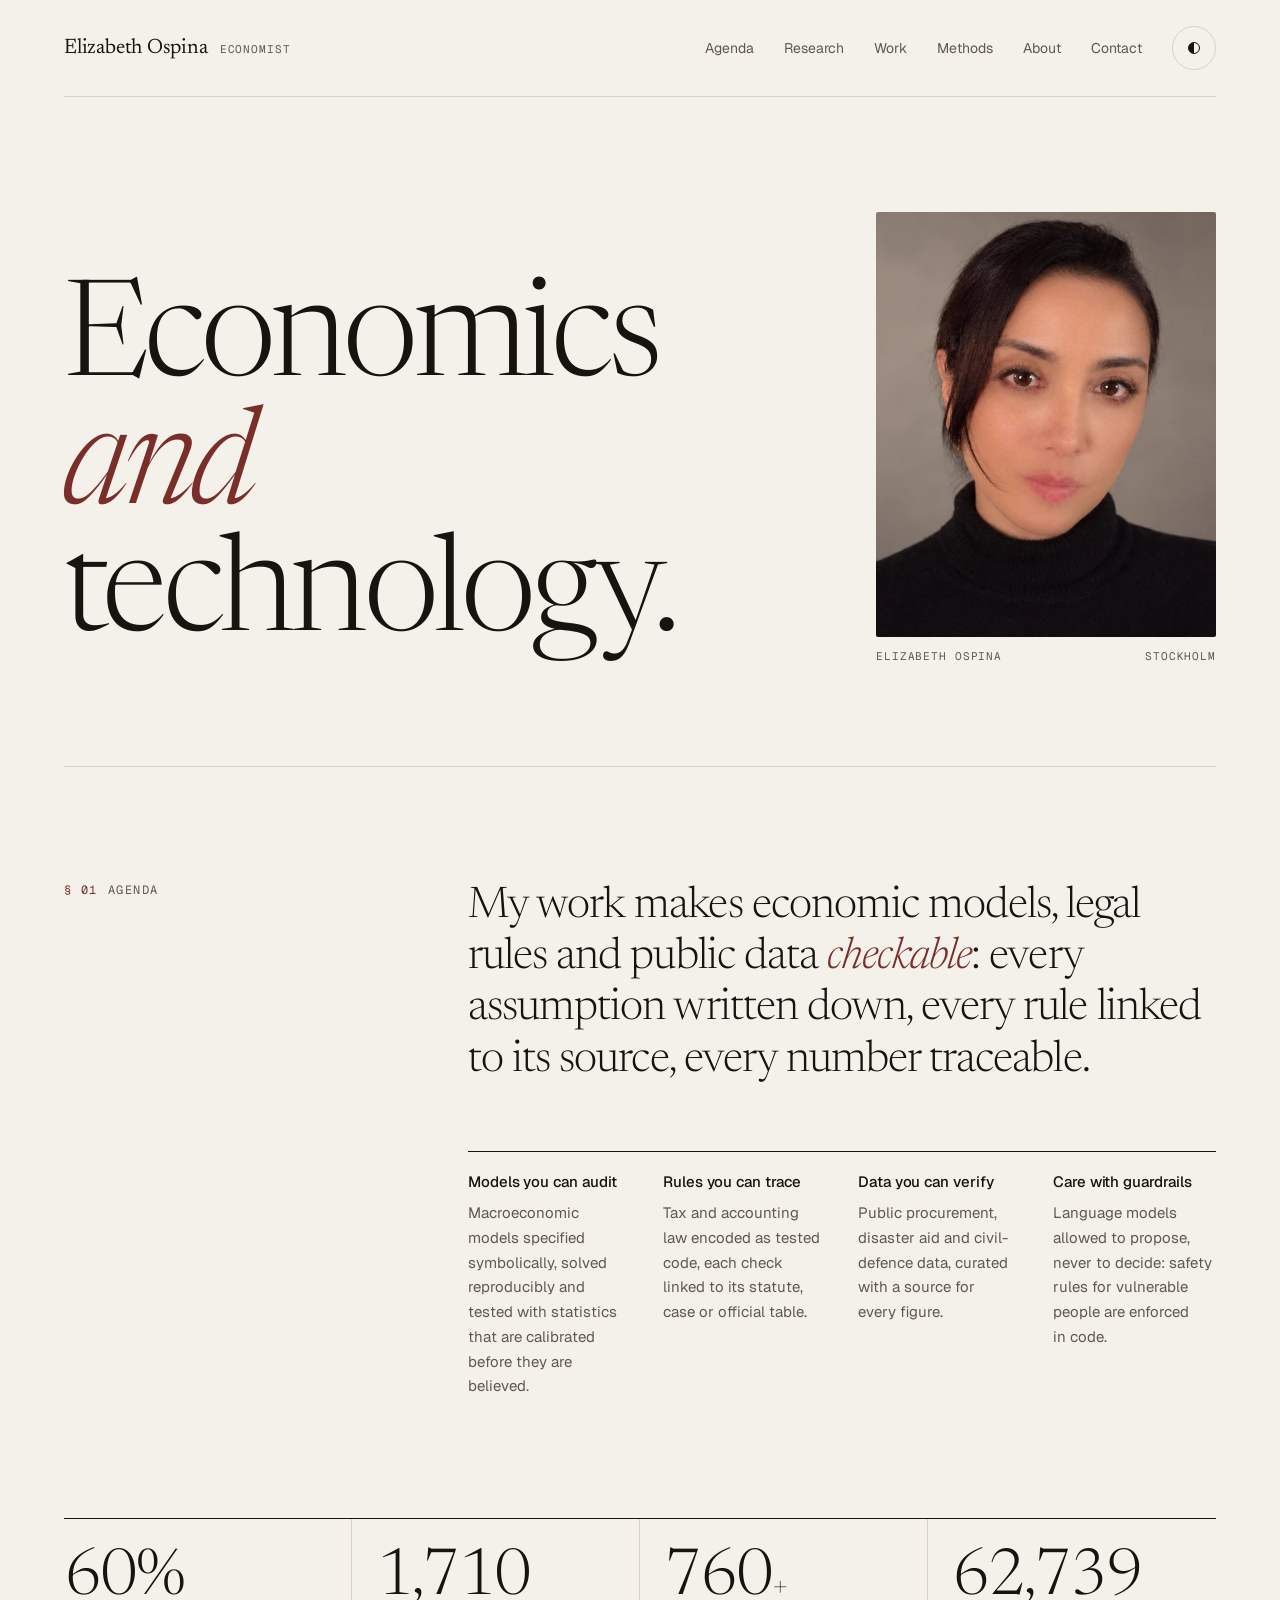
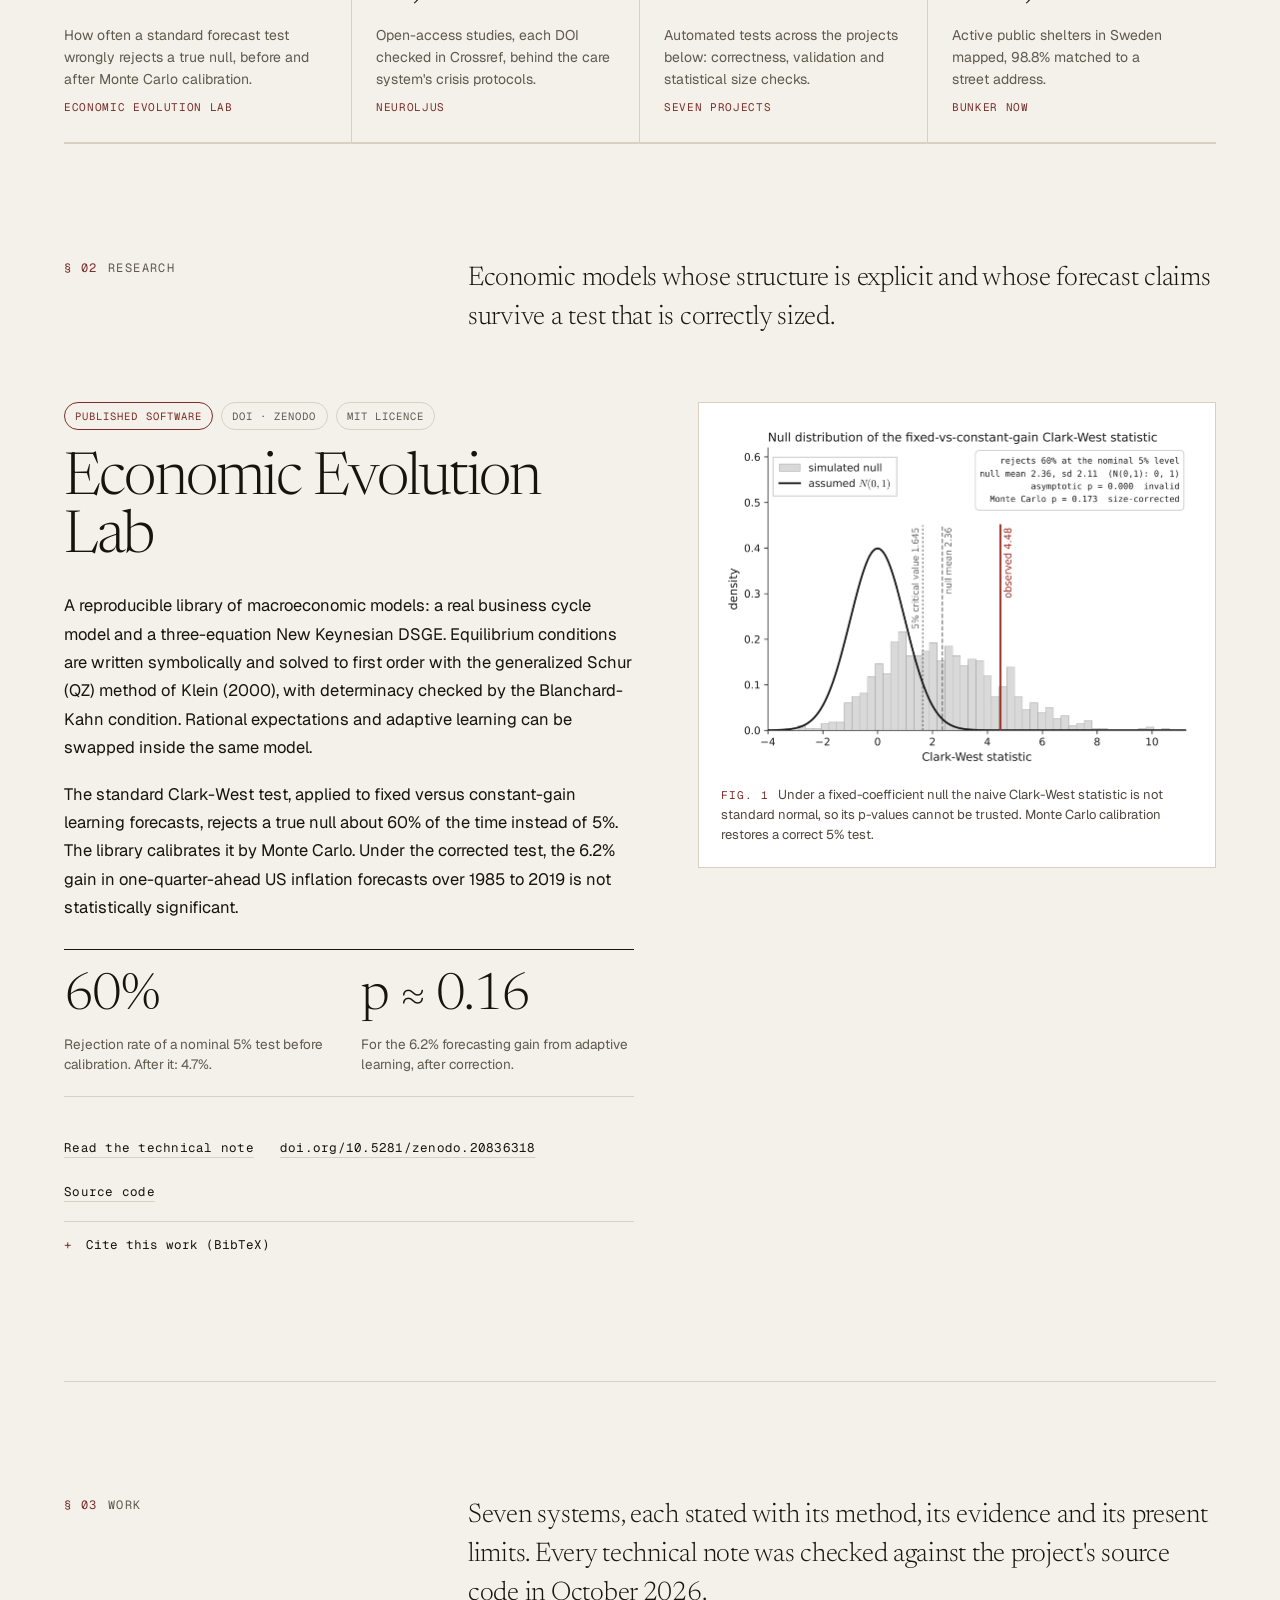
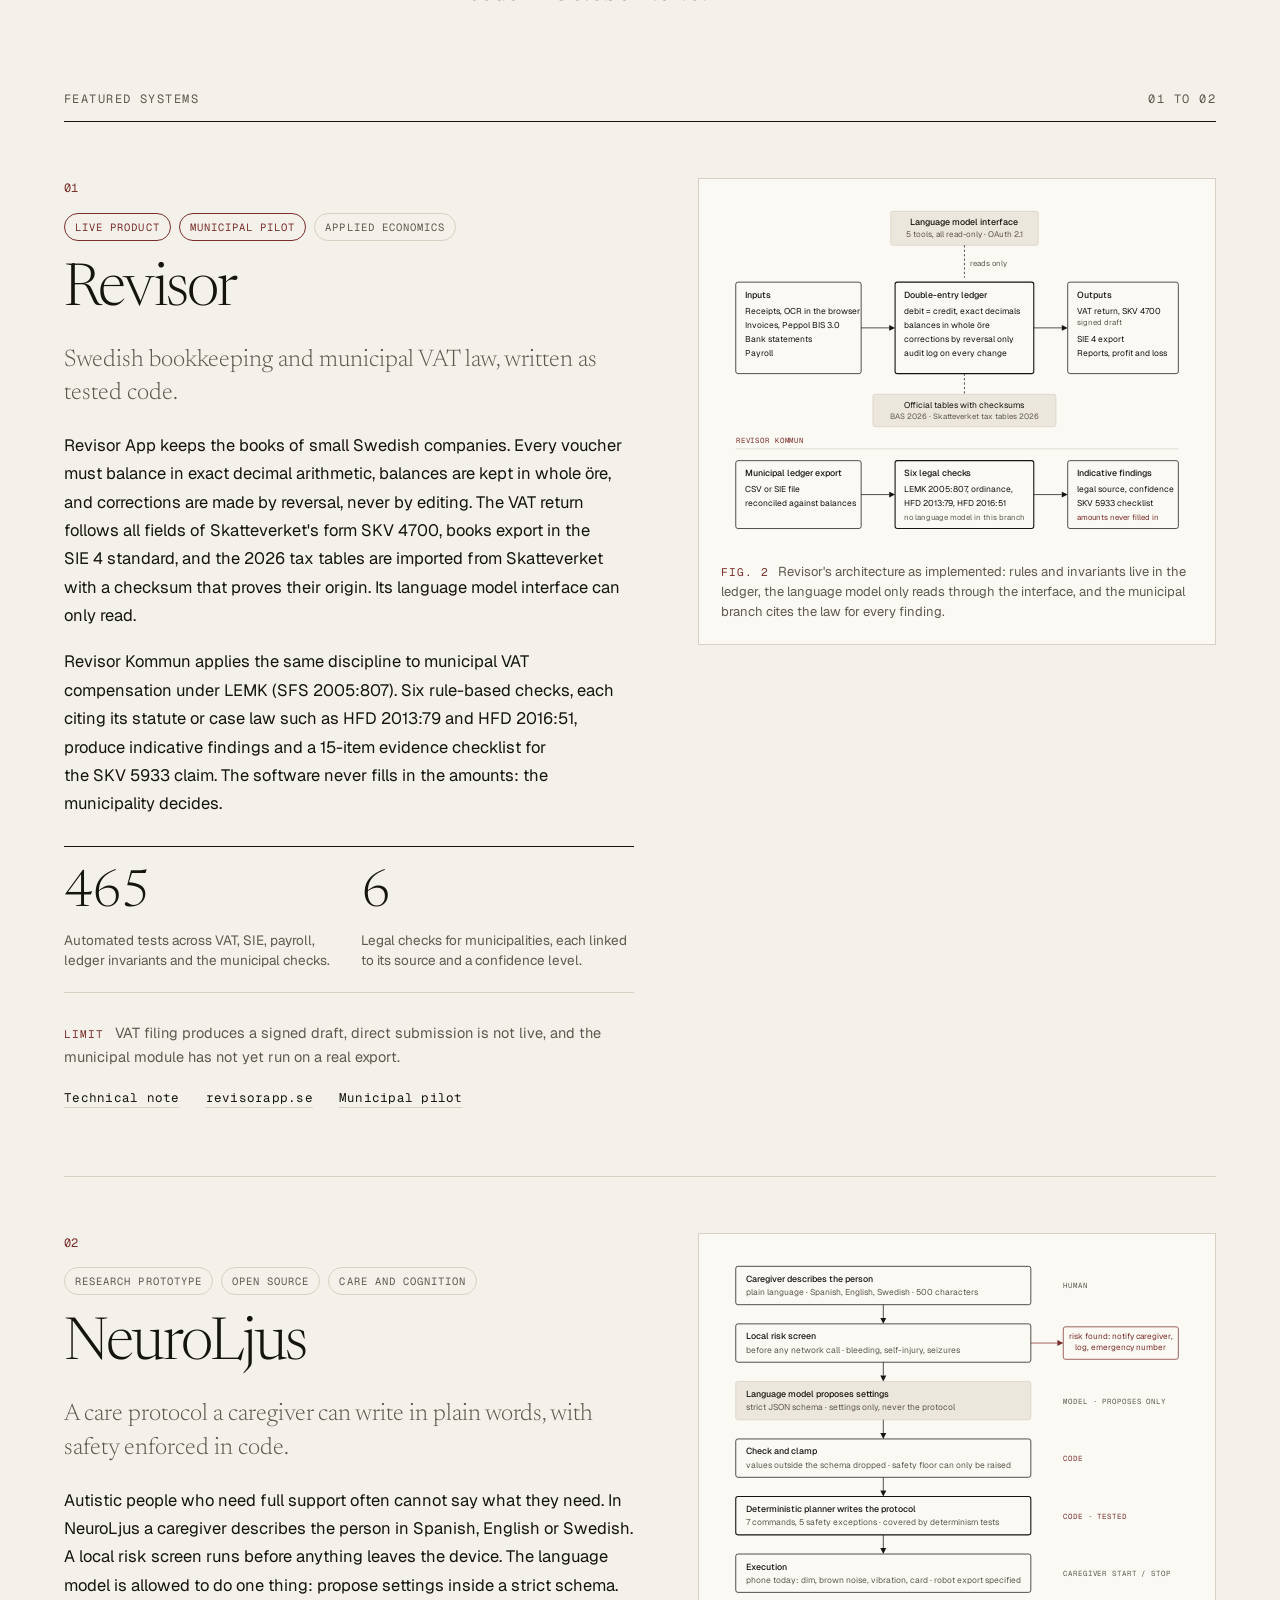
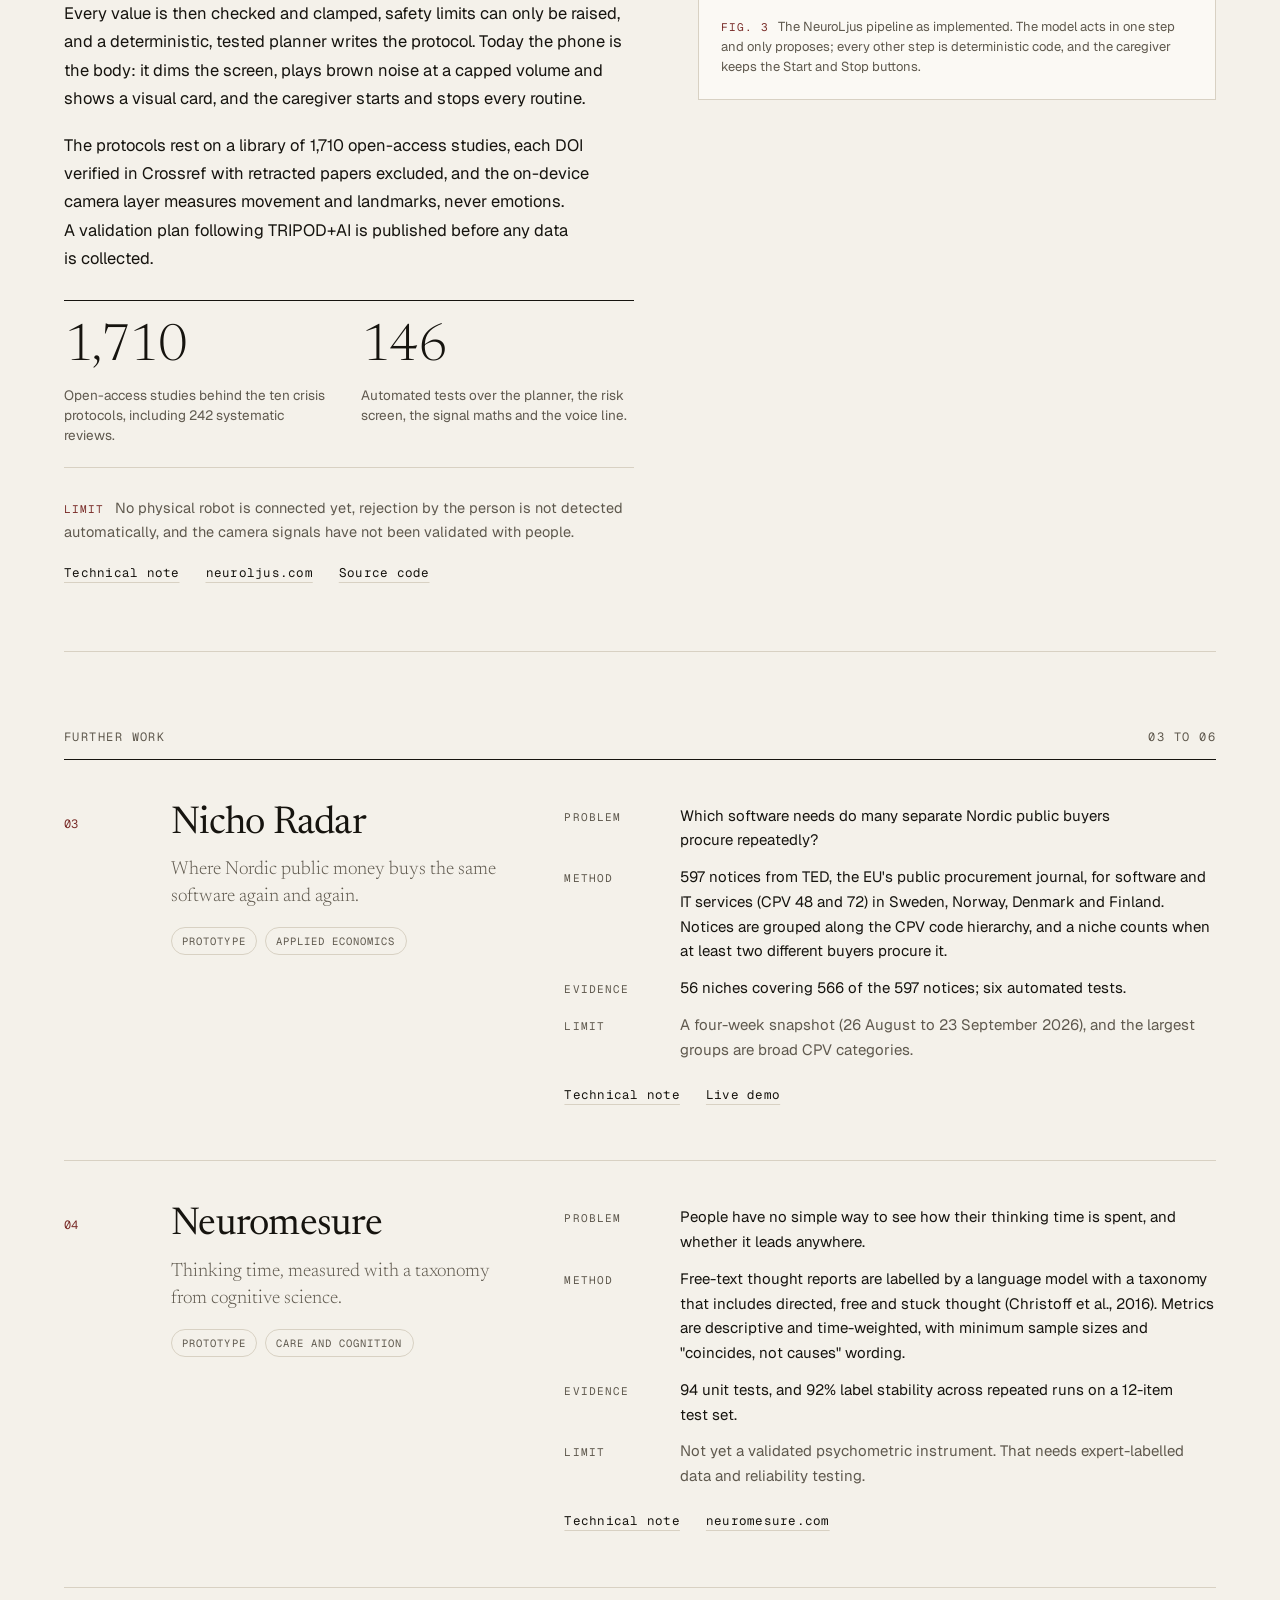
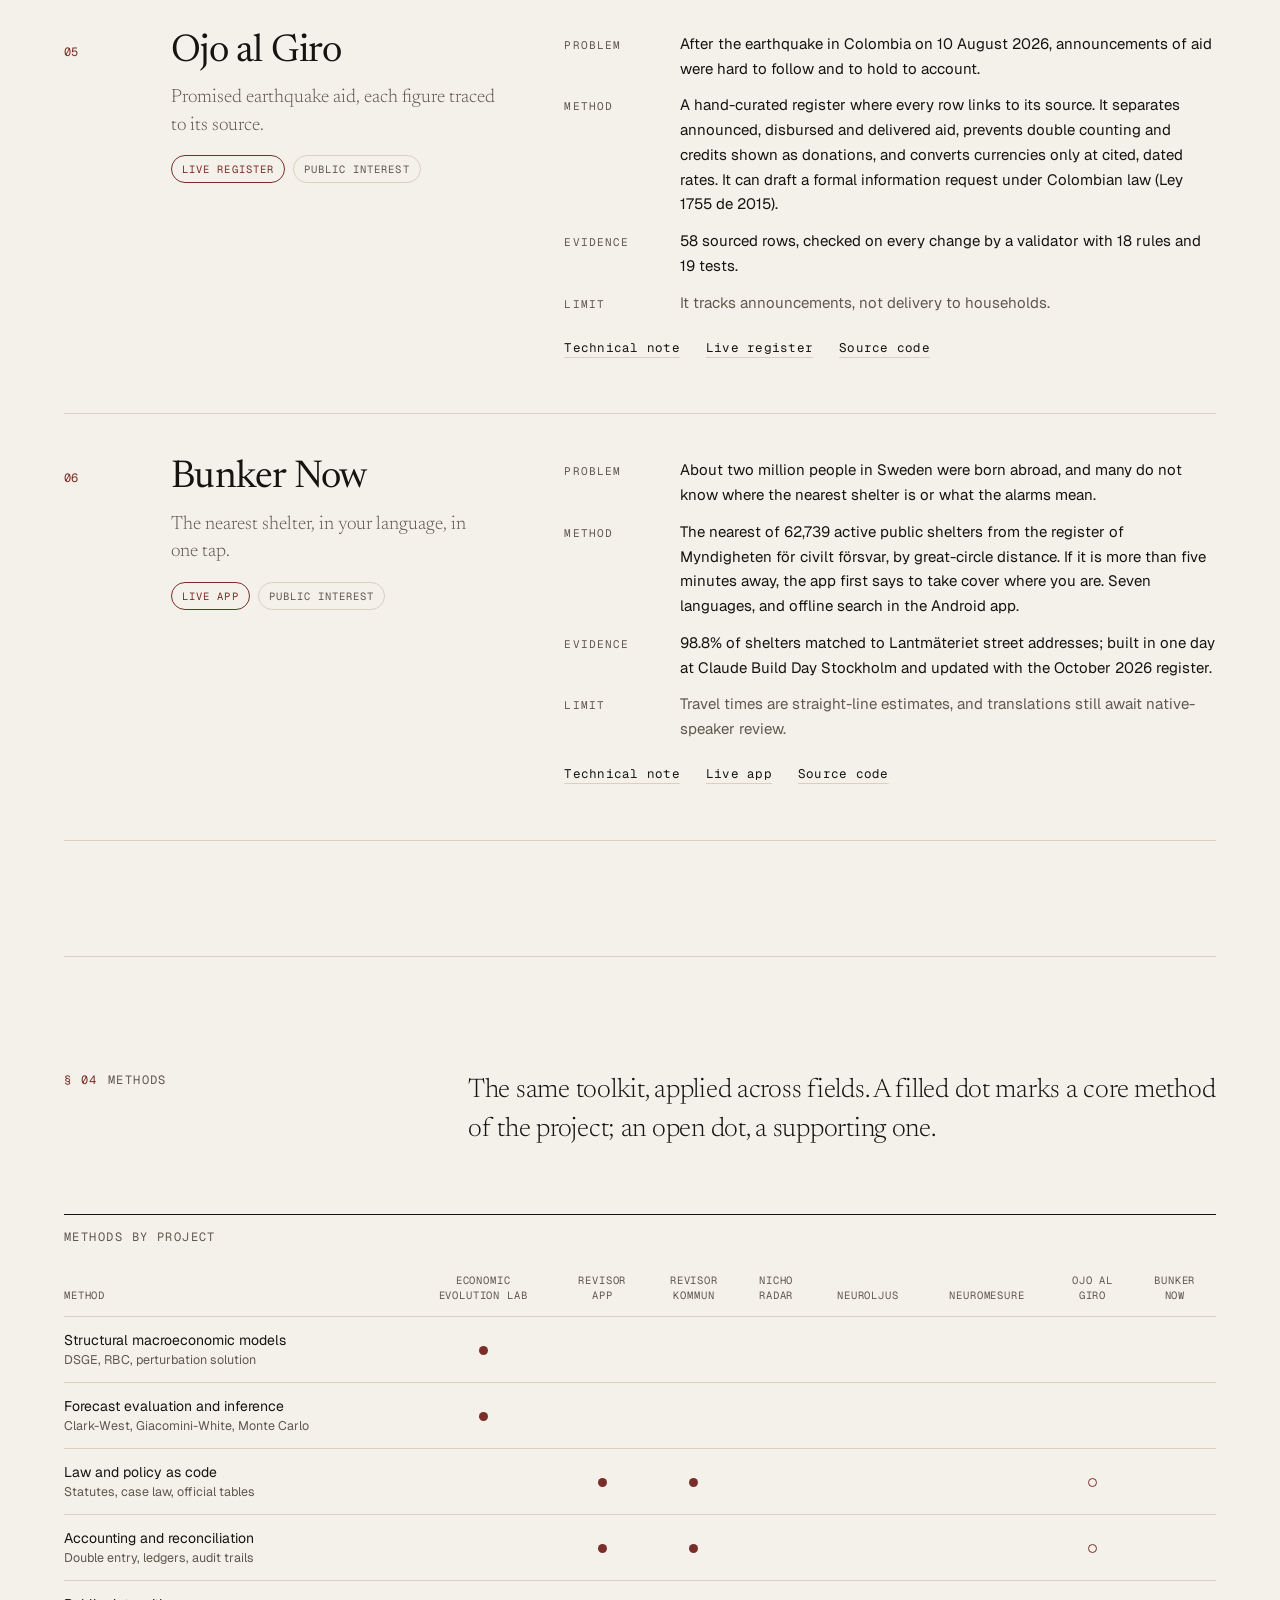
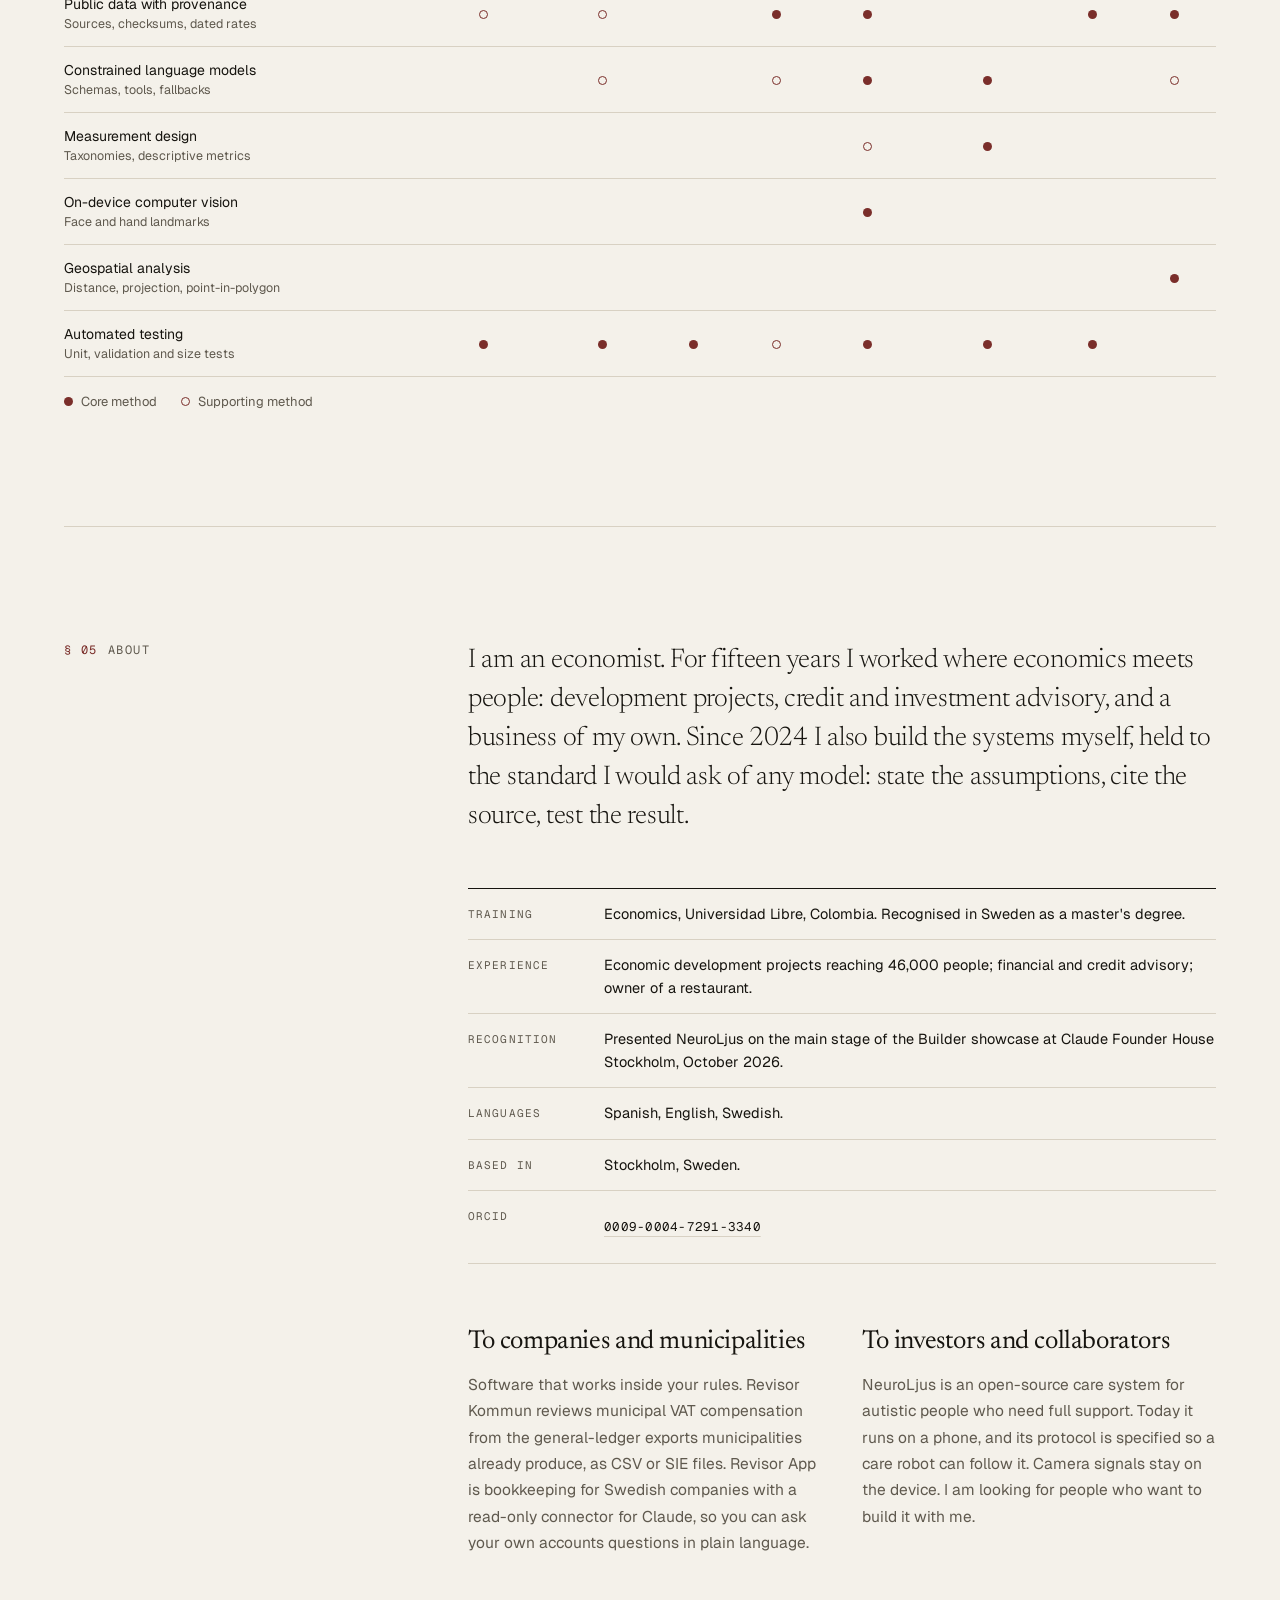
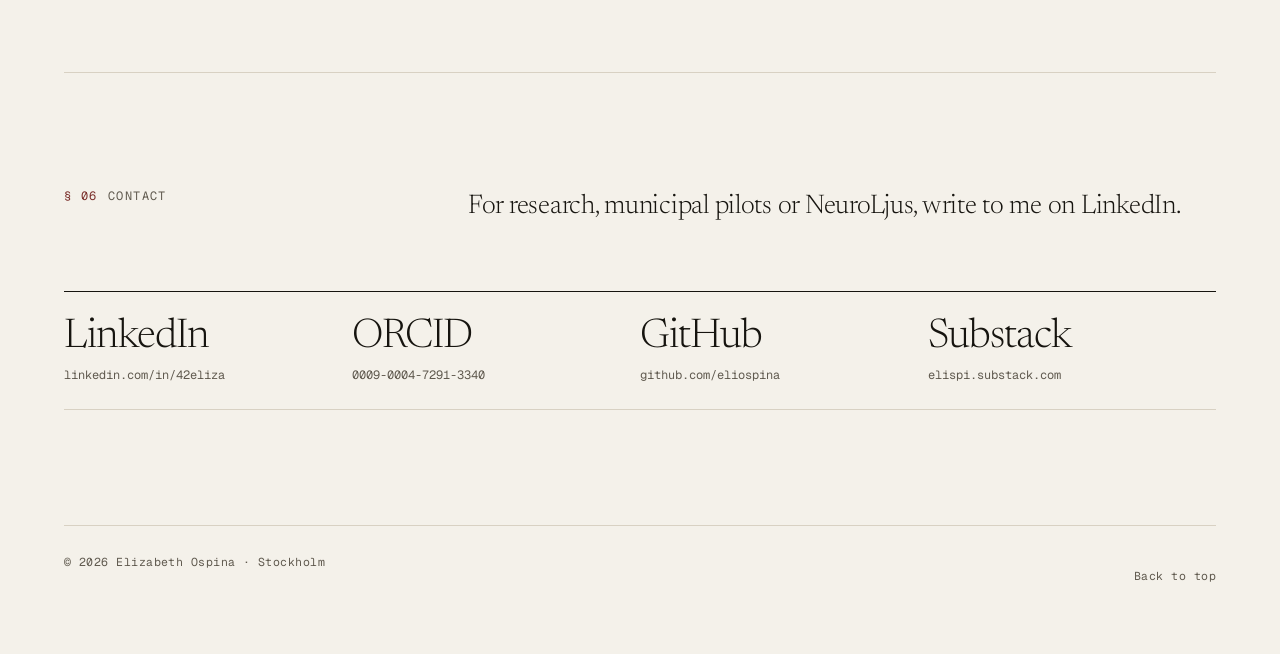
<file: index.html>
<!DOCTYPE html>
<html lang="en">
<head>
<meta charset="utf-8">
<meta name="viewport" content="width=device-width, initial-scale=1">
<title>Elizabeth Ospina · Economics and technology</title>
<meta name="description" content="Economist working on economic models, legal rules and public data that can be checked: macroeconomic research with a citable DOI, Swedish bookkeeping and municipal VAT systems, a privacy-first care system and public-interest data projects.">
<meta property="og:title" content="Elizabeth Ospina · Economics and technology">
<meta property="og:description" content="Economic models, legal rules and public data that can be checked. Research, method and evidence for every project.">
<meta property="og:type" content="website">
<meta property="og:image" content="https://eliospina.github.io/portrait.jpg">
<script>(function(){var s;try{s=localStorage.getItem('eo-theme')}catch(e){}var t=s||(matchMedia('(prefers-color-scheme: dark)').matches?'dark':'light');document.documentElement.dataset.theme=t;})();</script>
<link rel="preconnect" href="https://fonts.googleapis.com">
<link rel="preconnect" href="https://fonts.gstatic.com" crossorigin>
<link rel="stylesheet" href="https://fonts.googleapis.com/css2?family=Newsreader:ital,opsz,wght@0,6..72,300;0,6..72,400;0,6..72,500;1,6..72,300;1,6..72,400&family=Geist:wght@400;500&family=Geist+Mono:wght@400&display=swap">
<link rel="icon" href="favicon.svg" type="image/svg+xml">
<link rel="stylesheet" href="assets/site.css">
<script type="application/ld+json">
{"@context":"https://schema.org","@type":"Person","name":"Elizabeth Ospina","jobTitle":"Economist","address":{"@type":"PostalAddress","addressLocality":"Stockholm","addressCountry":"SE"},"alumniOf":"Universidad Libre","knowsLanguage":["es","en","sv"],"sameAs":["https://orcid.org/0009-0004-7291-3340","https://github.com/eliospina","https://linkedin.com/in/42eliza","https://elispi.substack.com"]}
</script>
</head>
<body>
<header class="wrap site-header">
  <a href="#top" class="brand">Elizabeth Ospina<small>Economist</small></a>
  <nav class="nav" aria-label="Main">
    <a href="#agenda">Agenda</a>
    <a href="#research">Research</a>
    <a href="#work">Work</a>
    <a href="#methods">Methods</a>
    <a href="#about">About</a>
    <a href="#contact">Contact</a>
    <button id="theme-toggle" type="button" aria-label="Toggle light and dark theme"><span></span></button>
  </nav>
</header>

<main>
  <section id="top" class="wrap hero">
    <div class="hero-grid">
      <h1 class="h-display">Economics <em>and</em> technology.</h1>
      <figure class="portrait">
        <div class="frame"><img src="portrait.jpg" alt="Portrait of Elizabeth Ospina" width="340" height="425"></div>
        <figcaption><span>Elizabeth Ospina</span><span>Stockholm</span></figcaption>
      </figure>
    </div>
  </section>

  <section id="agenda" class="wrap section">
    <div class="agenda">
      <p class="eyebrow"><span class="sec">§ 01</span>Agenda</p>
      <div>
        <p class="statement">My work makes economic models, legal rules and public data <em>checkable</em>: every assumption written down, every rule linked to its source, every number traceable.</p>
        <div class="pillars">
          <div class="pillar"><h3>Models you can audit</h3><p>Macroeconomic models specified symbolically, solved reproducibly and tested with statistics that are calibrated before they are believed.</p></div>
          <div class="pillar"><h3>Rules you can trace</h3><p>Tax and accounting law encoded as tested code, each check linked to its statute, case or official table.</p></div>
          <div class="pillar"><h3>Data you can verify</h3><p>Public procurement, disaster aid and civil-defence data, curated with a source for every figure.</p></div>
          <div class="pillar"><h3>Care with guardrails</h3><p>Language models allowed to propose, never to decide: safety rules for vulnerable people are enforced in code.</p></div>
        </div>
      </div>
    </div>
  </section>

  <section class="wrap" aria-label="Key figures">
    <div class="figures">
      <div class="fig-item"><span class="value num">60%</span><span class="what">How often a standard forecast test wrongly rejects a true null, before and after Monte Carlo calibration.</span><span class="src">Economic Evolution Lab</span></div>
      <div class="fig-item"><span class="value num">1,710</span><span class="what">Open-access studies, each DOI checked in Crossref, behind the care system's crisis protocols.</span><span class="src">NeuroLjus</span></div>
      <div class="fig-item"><span class="value num">760<small>+</small></span><span class="what">Automated tests across the projects below: correctness, validation and statistical size checks.</span><span class="src">Seven projects</span></div>
      <div class="fig-item"><span class="value num">62,739</span><span class="what">Active public shelters in Sweden mapped, 98.8% matched to a street address.</span><span class="src">Bunker Now</span></div>
    </div>
  </section>

  <section id="research" class="wrap section">
    <div class="section-head">
      <p class="eyebrow"><span class="sec">§ 02</span>Research</p>
      <p class="lead">Economic models whose structure is explicit and whose forecast claims survive a test that is correctly sized.</p>
    </div>
    <div class="research">
      <div>
        <div class="tag-row"><span class="tag accent">Published software</span><span class="tag">DOI · Zenodo</span><span class="tag">MIT licence</span></div>
        <h3>Economic Evolution Lab</h3>
        <p>A reproducible library of macroeconomic models: a real business cycle model and a three-equation New Keynesian DSGE. Equilibrium conditions are written symbolically and solved to first order with the generalized Schur (QZ) method of Klein (2000), with determinacy checked by the Blanchard-Kahn condition. Rational expectations and adaptive learning can be swapped inside the same model.</p>
        <p>The standard Clark-West test, applied to fixed versus constant-gain learning forecasts, rejects a true null about 60% of the time instead of 5%. The library calibrates it by Monte Carlo. Under the corrected test, the 6.2% gain in one-quarter-ahead US inflation forecasts over 1985 to 2019 is not statistically significant.</p>
        <div class="finding">
          <div><span class="value num">60%</span><span class="what">Rejection rate of a nominal 5% test before calibration. After it: 4.7%.</span></div>
          <div><span class="value num">p ≈ 0.16</span><span class="what">For the 6.2% forecasting gain from adaptive learning, after correction.</span></div>
        </div>
        <div class="links">
          <a class="textlink" href="work/economic-evolution-lab.html">Read the technical note</a>
          <a class="textlink" href="https://doi.org/10.5281/zenodo.20836318" target="_blank" rel="noopener">doi.org/10.5281/zenodo.20836318</a>
          <a class="textlink" href="https://github.com/eliospina/economic-evolution-lab" target="_blank" rel="noopener">Source code</a>
        </div>
        <details class="cite">
          <summary>Cite this work (BibTeX)</summary>
<pre>@software{ospina_2026_eel,
  author    = {Ospina, Elizabeth},
  title     = {Economic Evolution Lab (EEL)},
  version   = {0.1.0},
  year      = {2026},
  publisher = {Zenodo},
  doi       = {10.5281/zenodo.20836318},
  url       = {https://doi.org/10.5281/zenodo.20836318}
}</pre>
        </details>
      </div>
      <figure class="plate">
        <img src="assets/eel/size_gate.png" alt="Histogram of the Clark-West statistic under a no-adaptation null, shifted well to the right of the standard normal curve the naive test assumes." width="1891" height="1386">
        <figcaption><b>Fig. 1</b>Under a fixed-coefficient null the naive Clark-West statistic is not standard normal, so its p-values cannot be trusted. Monte Carlo calibration restores a correct 5% test.</figcaption>
      </figure>
    </div>
  </section>

  <section id="work" class="wrap section">
    <div class="section-head">
      <p class="eyebrow"><span class="sec">§ 03</span>Work</p>
      <p class="lead">Seven systems, each stated with its method, its evidence and its present limits. Every technical note was checked against the project's source code in October 2026.</p>
    </div>

    <div class="group">
      <div class="group-head"><p class="eyebrow">Featured systems</p><p class="eyebrow">01 to 02</p></div>

      <article class="featured">
        <div class="research">
          <div>
            <p class="idx-label">01</p>
            <div class="tag-row"><span class="tag accent">Live product</span><span class="tag accent">Municipal pilot</span><span class="tag">Applied economics</span></div>
            <h3>Revisor</h3>
            <p class="claim-lg">Swedish bookkeeping and municipal VAT law, written as tested code.</p>
            <p>Revisor App keeps the books of small Swedish companies. Every voucher must balance in exact decimal arithmetic, balances are kept in whole öre, and corrections are made by reversal, never by editing. The VAT return follows all fields of Skatteverket's form SKV 4700, books export in the SIE 4 standard, and the 2026 tax tables are imported from Skatteverket with a checksum that proves their origin. Its language model interface can only read.</p>
            <p>Revisor Kommun applies the same discipline to municipal VAT compensation under LEMK (SFS 2005:807). Six rule-based checks, each citing its statute or case law such as HFD 2013:79 and HFD 2016:51, produce indicative findings and a 15-item evidence checklist for the SKV 5933 claim. The software never fills in the amounts: the municipality decides.</p>
            <div class="finding">
              <div><span class="value num">465</span><span class="what">Automated tests across VAT, SIE, payroll, ledger invariants and the municipal checks.</span></div>
              <div><span class="value num">6</span><span class="what">Legal checks for municipalities, each linked to its source and a confidence level.</span></div>
            </div>
            <p class="limit-line"><span>Limit</span>VAT filing produces a signed draft, direct submission is not live, and the municipal module has not yet run on a real export.</p>
            <div class="links"><a class="textlink" href="work/revisor.html">Technical note</a><a class="textlink" href="https://revisorapp.se" target="_blank" rel="noopener">revisorapp.se</a><a class="textlink" href="https://revisorapp.se/kommun/pilot" target="_blank" rel="noopener">Municipal pilot</a></div>
          </div>
          <figure class="plate diagram">
            <svg class="d-desktop" viewBox="0 0 640 470" role="img" aria-labelledby="rev-title">
              <title id="rev-title">How Revisor works: inputs flow into a double-entry ledger with invariants, which produces the VAT return, SIE export and reports; a read-only language model interface sits on top; a municipal branch runs six legal checks on ledger exports.</title>
              <g font-family="Geist, system-ui, sans-serif" font-size="12" fill="var(--ink)">
                <!-- connector -->
                <rect x="230" y="14" width="200" height="46" rx="3" fill="var(--chip)" stroke="var(--rule)"/>
                <text x="330" y="33" text-anchor="middle" font-weight="500">Language model interface</text>
                <text x="330" y="49" text-anchor="middle" font-size="11" fill="var(--mute)">5 tools, all read-only · OAuth 2.1</text>
                <line x1="330" y1="60" x2="330" y2="104" stroke="var(--ink)" stroke-dasharray="3 3"/>
                <text x="338" y="88" font-size="10.5" fill="var(--mute)">reads only</text>
                <!-- inputs -->
                <rect x="20" y="110" width="170" height="124" rx="3" fill="var(--paper)" stroke="var(--ink)"/>
                <text x="32" y="131" font-weight="500">Inputs</text>
                <text x="32" y="153" font-size="11.5">Receipts, OCR in the browser</text>
                <text x="32" y="172" font-size="11.5">Invoices, Peppol BIS 3.0</text>
                <text x="32" y="191" font-size="11.5">Bank statements</text>
                <text x="32" y="210" font-size="11.5">Payroll</text>
                <line x1="190" y1="172" x2="228" y2="172" stroke="var(--ink)"/><polygon points="228,168 236,172 228,176" fill="var(--ink)"/>
                <!-- ledger -->
                <rect x="236" y="110" width="188" height="124" rx="3" fill="var(--paper)" stroke="var(--ink)" stroke-width="1.5"/>
                <text x="248" y="131" font-weight="500">Double-entry ledger</text>
                <text x="248" y="153" font-size="11.5">debit = credit, exact decimals</text>
                <text x="248" y="172" font-size="11.5">balances in whole öre</text>
                <text x="248" y="191" font-size="11.5">corrections by reversal only</text>
                <text x="248" y="210" font-size="11.5">audit log on every change</text>
                <line x1="424" y1="172" x2="462" y2="172" stroke="var(--ink)"/><polygon points="462,168 470,172 462,176" fill="var(--ink)"/>
                <!-- outputs -->
                <rect x="470" y="110" width="150" height="124" rx="3" fill="var(--paper)" stroke="var(--ink)"/>
                <text x="482" y="131" font-weight="500">Outputs</text>
                <text x="482" y="153" font-size="11.5">VAT return, SKV 4700</text>
                <text x="482" y="168" font-size="10.5" fill="var(--mute)">signed draft</text>
                <text x="482" y="191" font-size="11.5">SIE 4 export</text>
                <text x="482" y="210" font-size="11.5">Reports, profit and loss</text>
                <!-- reference data -->
                <line x1="330" y1="234" x2="330" y2="262" stroke="var(--ink)" stroke-dasharray="3 3"/>
                <rect x="206" y="262" width="248" height="44" rx="3" fill="var(--chip)" stroke="var(--rule)"/>
                <text x="330" y="280" text-anchor="middle" font-size="11.5">Official tables with checksums</text>
                <text x="330" y="296" text-anchor="middle" font-size="10.5" fill="var(--mute)">BAS 2026 · Skatteverket tax tables 2026</text>
                <!-- kommun branch -->
                <line x1="20" y1="336" x2="620" y2="336" stroke="var(--rule)"/>
                <text x="20" y="328" font-family="'Geist Mono', monospace" font-size="10" letter-spacing="1.2" fill="var(--accent)">REVISOR KOMMUN</text>
                <rect x="20" y="352" width="170" height="92" rx="3" fill="var(--paper)" stroke="var(--ink)"/>
                <text x="32" y="373" font-weight="500">Municipal ledger export</text>
                <text x="32" y="394" font-size="11.5">CSV or SIE file</text>
                <text x="32" y="413" font-size="11.5">reconciled against balances</text>
                <line x1="190" y1="398" x2="228" y2="398" stroke="var(--ink)"/><polygon points="228,394 236,398 228,402" fill="var(--ink)"/>
                <rect x="236" y="352" width="188" height="92" rx="3" fill="var(--paper)" stroke="var(--ink)" stroke-width="1.5"/>
                <text x="248" y="373" font-weight="500">Six legal checks</text>
                <text x="248" y="394" font-size="11.5">LEMK 2005:807, ordinance,</text>
                <text x="248" y="413" font-size="11.5">HFD 2013:79, HFD 2016:51</text>
                <text x="248" y="432" font-size="10.5" fill="var(--mute)">no language model in this branch</text>
                <line x1="424" y1="398" x2="462" y2="398" stroke="var(--ink)"/><polygon points="462,394 470,398 462,402" fill="var(--ink)"/>
                <rect x="470" y="352" width="150" height="92" rx="3" fill="var(--paper)" stroke="var(--ink)"/>
                <text x="482" y="373" font-weight="500">Indicative findings</text>
                <text x="482" y="394" font-size="11.5">legal source, confidence</text>
                <text x="482" y="413" font-size="11.5">SKV 5933 checklist</text>
                <text x="482" y="432" font-size="10.5" fill="var(--accent)">amounts never filled in</text>
              </g>
            </svg>
            <svg class="d-mobile" viewBox="0 0 320 906" role="img" aria-labelledby="rev-title-m">
              <title id="rev-title-m">How Revisor works: inputs flow into a double-entry ledger with invariants, which produces the VAT return, SIE export and reports; a read-only language model interface sits on top; a municipal branch runs six legal checks on ledger exports.</title>
              <g font-family="Geist, system-ui, sans-serif" font-size="12" fill="var(--ink)">
                <rect x="12" y="8" width="296" height="46" rx="3" fill="var(--chip)" stroke="var(--rule)"/>
                <text x="160" y="27" text-anchor="middle" font-weight="500">Language model interface</text>
                <text x="160" y="43" text-anchor="middle" font-size="11" fill="var(--mute)">5 tools, all read-only · OAuth 2.1</text>
                <text x="294" y="72" text-anchor="end" font-size="10.5" fill="var(--mute)">reads only</text>
                <rect x="12" y="80" width="268" height="106" rx="3" fill="var(--paper)" stroke="var(--ink)"/>
                <text x="24" y="101" font-weight="500">Inputs</text>
                <text x="24" y="123" font-size="11.5">Receipts, OCR in the browser</text>
                <text x="24" y="142" font-size="11.5">Invoices, Peppol BIS 3.0</text>
                <text x="24" y="161" font-size="11.5">Bank statements</text>
                <text x="24" y="180" font-size="11.5">Payroll</text>
                <line x1="146" y1="186" x2="146" y2="206" stroke="var(--ink)"/><polygon points="142,206 146,214 150,206" fill="var(--ink)"/>
                <rect x="12" y="214" width="268" height="106" rx="3" fill="var(--paper)" stroke="var(--ink)" stroke-width="1.5"/>
                <text x="24" y="235" font-weight="500">Double-entry ledger</text>
                <text x="24" y="257" font-size="11.5">debit = credit, exact decimals</text>
                <text x="24" y="276" font-size="11.5">balances in whole öre</text>
                <text x="24" y="295" font-size="11.5">corrections by reversal only</text>
                <text x="24" y="314" font-size="11.5">audit log on every change</text>
                <polyline points="300,54 300,244 280,244" fill="none" stroke="var(--ink)" stroke-dasharray="3 3"/>
                <line x1="146" y1="320" x2="146" y2="340" stroke="var(--ink)"/><polygon points="142,340 146,348 150,340" fill="var(--ink)"/>
                <rect x="12" y="348" width="268" height="100" rx="3" fill="var(--paper)" stroke="var(--ink)"/>
                <text x="24" y="369" font-weight="500">Outputs</text>
                <text x="24" y="391" font-size="11.5">VAT return, SKV 4700</text>
                <text x="24" y="406" font-size="10.5" fill="var(--mute)">signed draft</text>
                <text x="24" y="425" font-size="11.5">SIE 4 export</text>
                <text x="24" y="440" font-size="11.5">Reports, profit and loss</text>
                <rect x="12" y="464" width="268" height="46" rx="3" fill="var(--chip)" stroke="var(--rule)"/>
                <text x="146" y="483" text-anchor="middle" font-size="11.5">Official tables with checksums</text>
                <text x="146" y="499" text-anchor="middle" font-size="10.5" fill="var(--mute)">BAS 2026 · Skatteverket tax tables 2026</text>
                <polyline points="280,296 300,296 300,487 280,487" fill="none" stroke="var(--ink)" stroke-dasharray="3 3"/>
                <line x1="12" y1="546" x2="308" y2="546" stroke="var(--rule)"/>
                <text x="12" y="538" font-family="'Geist Mono', monospace" font-size="10" letter-spacing="1.2" fill="var(--accent)">REVISOR KOMMUN</text>
                <rect x="12" y="562" width="268" height="80" rx="3" fill="var(--paper)" stroke="var(--ink)"/>
                <text x="24" y="583" font-weight="500">Municipal ledger export</text>
                <text x="24" y="605" font-size="11.5">CSV or SIE file</text>
                <text x="24" y="624" font-size="11.5">reconciled against balances</text>
                <line x1="146" y1="642" x2="146" y2="662" stroke="var(--ink)"/><polygon points="142,662 146,670 150,662" fill="var(--ink)"/>
                <rect x="12" y="670" width="268" height="98" rx="3" fill="var(--paper)" stroke="var(--ink)" stroke-width="1.5"/>
                <text x="24" y="691" font-weight="500">Six legal checks</text>
                <text x="24" y="713" font-size="11.5">LEMK 2005:807, ordinance,</text>
                <text x="24" y="732" font-size="11.5">HFD 2013:79, HFD 2016:51</text>
                <text x="24" y="751" font-size="10.5" fill="var(--mute)">no language model in this branch</text>
                <line x1="146" y1="768" x2="146" y2="788" stroke="var(--ink)"/><polygon points="142,788 146,796 150,788" fill="var(--ink)"/>
                <rect x="12" y="796" width="268" height="98" rx="3" fill="var(--paper)" stroke="var(--ink)"/>
                <text x="24" y="817" font-weight="500">Indicative findings</text>
                <text x="24" y="839" font-size="11.5">legal source, confidence</text>
                <text x="24" y="858" font-size="11.5">SKV 5933 checklist</text>
                <text x="24" y="877" font-size="10.5" fill="var(--accent)">amounts never filled in</text>
              </g>
            </svg>
            <figcaption><b>Fig. 2</b>Revisor's architecture as implemented: rules and invariants live in the ledger, the language model only reads through the interface, and the municipal branch cites the law for every finding.</figcaption>
          </figure>
        </div>
      </article>

      <article class="featured">
        <div class="research">
          <div>
            <p class="idx-label">02</p>
            <div class="tag-row"><span class="tag">Research prototype</span><span class="tag">Open source</span><span class="tag">Care and cognition</span></div>
            <h3>NeuroLjus</h3>
            <p class="claim-lg">A care protocol a caregiver can write in plain words, with safety enforced in code.</p>
            <p>Autistic people who need full support often cannot say what they need. In NeuroLjus a caregiver describes the person in Spanish, English or Swedish. A local risk screen runs before anything leaves the device. The language model is allowed to do one thing: propose settings inside a strict schema. Every value is then checked and clamped, safety limits can only be raised, and a deterministic, tested planner writes the protocol. Today the phone is the body: it dims the screen, plays brown noise at a capped volume and shows a visual card, and the caregiver starts and stops every routine.</p>
            <p>The protocols rest on a library of 1,710 open-access studies, each DOI verified in Crossref with retracted papers excluded, and the on-device camera layer measures movement and landmarks, never emotions. A validation plan following TRIPOD+AI is published before any data is collected.</p>
            <div class="finding">
              <div><span class="value num">1,710</span><span class="what">Open-access studies behind the ten crisis protocols, including 242 systematic reviews.</span></div>
              <div><span class="value num">146</span><span class="what">Automated tests over the planner, the risk screen, the signal maths and the voice line.</span></div>
            </div>
            <p class="limit-line"><span>Limit</span>No physical robot is connected yet, rejection by the person is not detected automatically, and the camera signals have not been validated with people.</p>
            <div class="links"><a class="textlink" href="work/neuroljus.html">Technical note</a><a class="textlink" href="https://neuroljus.com" target="_blank" rel="noopener">neuroljus.com</a><a class="textlink" href="https://github.com/eliospina/neuroljus-canon-stable" target="_blank" rel="noopener">Source code</a></div>
          </div>
          <figure class="plate diagram">
            <svg class="d-desktop" viewBox="0 0 640 470" role="img" aria-labelledby="nl-title">
              <title id="nl-title">How NeuroLjus turns a caregiver's words into a care protocol: a local risk screen, a language model that only proposes settings, a sanitiser with a safety floor, a deterministic planner, and execution on a phone or a robot export. Every step except the model's proposal is enforced in code.</title>
              <g font-family="Geist, system-ui, sans-serif" font-size="12" fill="var(--ink)">
                <!-- step boxes -->
                <rect x="20" y="14" width="400" height="52" rx="3" fill="var(--paper)" stroke="var(--ink)"/>
                <text x="34" y="35" font-weight="500">Caregiver describes the person</text>
                <text x="34" y="53" font-size="11.5" fill="var(--mute)">plain language · Spanish, English, Swedish · 500 characters</text>
                <line x1="220" y1="66" x2="220" y2="84" stroke="var(--ink)"/><polygon points="216,84 220,92 224,84" fill="var(--ink)"/>

                <rect x="20" y="92" width="400" height="52" rx="3" fill="var(--paper)" stroke="var(--ink)"/>
                <text x="34" y="113" font-weight="500">Local risk screen</text>
                <text x="34" y="131" font-size="11.5" fill="var(--mute)">before any network call · bleeding, self-injury, seizures</text>
                <line x1="420" y1="118" x2="456" y2="118" stroke="var(--accent)"/><polygon points="456,114 464,118 456,122" fill="var(--accent)"/>
                <rect x="464" y="96" width="156" height="44" rx="3" fill="var(--paper)" stroke="var(--accent)"/>
                <text x="542" y="113" text-anchor="middle" font-size="11" fill="var(--accent)">risk found: notify caregiver,</text>
                <text x="542" y="128" text-anchor="middle" font-size="11" fill="var(--accent)">log, emergency number</text>
                <line x1="220" y1="144" x2="220" y2="162" stroke="var(--ink)"/><polygon points="216,162 220,170 224,162" fill="var(--ink)"/>

                <rect x="20" y="170" width="400" height="52" rx="3" fill="var(--chip)" stroke="var(--rule)"/>
                <text x="34" y="191" font-weight="500">Language model proposes settings</text>
                <text x="34" y="209" font-size="11.5" fill="var(--mute)">strict JSON schema · settings only, never the protocol</text>
                <line x1="220" y1="222" x2="220" y2="240" stroke="var(--ink)"/><polygon points="216,240 220,248 224,240" fill="var(--ink)"/>

                <rect x="20" y="248" width="400" height="52" rx="3" fill="var(--paper)" stroke="var(--ink)"/>
                <text x="34" y="269" font-weight="500">Check and clamp</text>
                <text x="34" y="287" font-size="11.5" fill="var(--mute)">values outside the schema dropped · safety floor can only be raised</text>
                <line x1="220" y1="300" x2="220" y2="318" stroke="var(--ink)"/><polygon points="216,318 220,326 224,318" fill="var(--ink)"/>

                <rect x="20" y="326" width="400" height="52" rx="3" fill="var(--paper)" stroke="var(--ink)" stroke-width="1.5"/>
                <text x="34" y="347" font-weight="500">Deterministic planner writes the protocol</text>
                <text x="34" y="365" font-size="11.5" fill="var(--mute)">7 commands, 5 safety exceptions · covered by determinism tests</text>
                <line x1="220" y1="378" x2="220" y2="396" stroke="var(--ink)"/><polygon points="216,396 220,404 224,396" fill="var(--ink)"/>

                <rect x="20" y="404" width="400" height="52" rx="3" fill="var(--paper)" stroke="var(--ink)"/>
                <text x="34" y="425" font-weight="500">Execution</text>
                <text x="34" y="443" font-size="11.5" fill="var(--mute)">phone today: dim, brown noise, vibration, card · robot export specified</text>

                <!-- right-hand labels -->
                <g font-family="'Geist Mono', monospace" font-size="10" letter-spacing="1.2">
                  <text x="464" y="44" fill="var(--mute)">HUMAN</text>
                  <text x="464" y="200" fill="var(--mute)">MODEL · PROPOSES ONLY</text>
                  <text x="464" y="278" fill="var(--accent)">CODE</text>
                  <text x="464" y="356" fill="var(--accent)">CODE · TESTED</text>
                  <text x="464" y="434" fill="var(--mute)">CAREGIVER START / STOP</text>
                </g>
              </g>
            </svg>
            <svg class="d-mobile" viewBox="0 0 320 670" role="img" aria-labelledby="nl-title-m">
              <title id="nl-title-m">How NeuroLjus turns a caregiver's words into a care protocol: a local risk screen, a language model that only proposes settings, a sanitiser with a safety floor, a deterministic planner, and execution on a phone or a robot export. Every step except the model's proposal is enforced in code.</title>
              <g font-family="Geist, system-ui, sans-serif" font-size="12" fill="var(--ink)">
                <text x="12" y="16" font-family="'Geist Mono', monospace" font-size="10" letter-spacing="1.2" fill="var(--mute)">HUMAN</text>
                <rect x="12" y="24" width="296" height="66" rx="3" fill="var(--paper)" stroke="var(--ink)"/>
                <text x="26" y="45" font-weight="500">Caregiver describes the person</text>
                <text x="26" y="63" font-size="11.5" fill="var(--mute)">plain language · Spanish, English, Swedish ·</text>
                <text x="26" y="79" font-size="11.5" fill="var(--mute)">500 characters</text>
                <line x1="280" y1="90" x2="280" y2="104" stroke="var(--ink)"/><polygon points="276,104 280,112 284,104" fill="var(--ink)"/>
                <rect x="12" y="112" width="296" height="66" rx="3" fill="var(--paper)" stroke="var(--ink)"/>
                <text x="26" y="133" font-weight="500">Local risk screen</text>
                <text x="26" y="151" font-size="11.5" fill="var(--mute)">before any network call ·</text>
                <text x="26" y="167" font-size="11.5" fill="var(--mute)">bleeding, self-injury, seizures</text>
                <line x1="60" y1="178" x2="60" y2="196" stroke="var(--accent)"/><polygon points="56,196 60,204 64,196" fill="var(--accent)"/>
                <rect x="12" y="204" width="190" height="44" rx="3" fill="var(--paper)" stroke="var(--accent)"/>
                <text x="107" y="222" text-anchor="middle" font-size="11" fill="var(--accent)">risk found: notify caregiver,</text>
                <text x="107" y="237" text-anchor="middle" font-size="11" fill="var(--accent)">log, emergency number</text>
                <line x1="280" y1="178" x2="280" y2="270" stroke="var(--ink)"/><polygon points="276,270 280,278 284,270" fill="var(--ink)"/>
                <text x="12" y="270" font-family="'Geist Mono', monospace" font-size="10" letter-spacing="1.2" fill="var(--mute)">MODEL · PROPOSES ONLY</text>
                <rect x="12" y="278" width="296" height="66" rx="3" fill="var(--chip)" stroke="var(--rule)"/>
                <text x="26" y="299" font-weight="500">Language model proposes settings</text>
                <text x="26" y="317" font-size="11.5" fill="var(--mute)">strict JSON schema ·</text>
                <text x="26" y="333" font-size="11.5" fill="var(--mute)">settings only, never the protocol</text>
                <line x1="280" y1="344" x2="280" y2="376" stroke="var(--ink)"/><polygon points="276,376 280,384 284,376" fill="var(--ink)"/>
                <text x="12" y="376" font-family="'Geist Mono', monospace" font-size="10" letter-spacing="1.2" fill="var(--accent)">CODE</text>
                <rect x="12" y="384" width="296" height="66" rx="3" fill="var(--paper)" stroke="var(--ink)"/>
                <text x="26" y="405" font-weight="500">Check and clamp</text>
                <text x="26" y="423" font-size="11.5" fill="var(--mute)">values outside the schema dropped ·</text>
                <text x="26" y="439" font-size="11.5" fill="var(--mute)">safety floor can only be raised</text>
                <line x1="280" y1="450" x2="280" y2="482" stroke="var(--ink)"/><polygon points="276,482 280,490 284,482" fill="var(--ink)"/>
                <text x="12" y="482" font-family="'Geist Mono', monospace" font-size="10" letter-spacing="1.2" fill="var(--accent)">CODE · TESTED</text>
                <rect x="12" y="490" width="296" height="66" rx="3" fill="var(--paper)" stroke="var(--ink)" stroke-width="1.5"/>
                <text x="26" y="511" font-weight="500">Deterministic planner writes the protocol</text>
                <text x="26" y="529" font-size="11.5" fill="var(--mute)">7 commands, 5 safety exceptions ·</text>
                <text x="26" y="545" font-size="11.5" fill="var(--mute)">covered by determinism tests</text>
                <line x1="280" y1="556" x2="280" y2="588" stroke="var(--ink)"/><polygon points="276,588 280,596 284,588" fill="var(--ink)"/>
                <text x="12" y="588" font-family="'Geist Mono', monospace" font-size="10" letter-spacing="1.2" fill="var(--mute)">CAREGIVER START / STOP</text>
                <rect x="12" y="596" width="296" height="66" rx="3" fill="var(--paper)" stroke="var(--ink)"/>
                <text x="26" y="617" font-weight="500">Execution</text>
                <text x="26" y="635" font-size="11.5" fill="var(--mute)">phone today: dim, brown noise, vibration, card ·</text>
                <text x="26" y="651" font-size="11.5" fill="var(--mute)">robot export specified</text>
              </g>
            </svg>
            <figcaption><b>Fig. 3</b>The NeuroLjus pipeline as implemented. The model acts in one step and only proposes; every other step is deterministic code, and the caregiver keeps the Start and Stop buttons.</figcaption>
          </figure>
        </div>
      </article>
    </div>

    <div class="group">
      <div class="group-head"><p class="eyebrow">Further work</p><p class="eyebrow">03 to 06</p></div>

      <article class="project">
        <div class="idx">03</div>
        <div>
          <h3>Nicho Radar</h3>
          <p class="claim">Where Nordic public money buys the same software again and again.</p>
          <div class="tag-row"><span class="tag">Prototype</span><span class="tag">Applied economics</span></div>
        </div>
        <div class="detail">
          <dl>
            <dt>Problem</dt><dd>Which software needs do many separate Nordic public buyers procure repeatedly?</dd>
            <dt>Method</dt><dd>597 notices from TED, the EU's public procurement journal, for software and IT services (CPV 48 and 72) in Sweden, Norway, Denmark and Finland. Notices are grouped along the CPV code hierarchy, and a niche counts when at least two different buyers procure it.</dd>
            <dt>Evidence</dt><dd>56 niches covering 566 of the 597 notices; six automated tests.</dd>
            <dt>Limit</dt><dd class="limit">A four-week snapshot (26 August to 23 September 2026), and the largest groups are broad CPV categories.</dd>
          </dl>
          <div class="links"><a class="textlink" href="work/nicho-radar.html">Technical note</a><a class="textlink" href="https://nordic-nicho-radar.vercel.app" target="_blank" rel="noopener">Live demo</a></div>
        </div>
      </article>

      <article class="project">
        <div class="idx">04</div>
        <div>
          <h3>Neuromesure</h3>
          <p class="claim">Thinking time, measured with a taxonomy from cognitive science.</p>
          <div class="tag-row"><span class="tag">Prototype</span><span class="tag">Care and cognition</span></div>
        </div>
        <div class="detail">
          <dl>
            <dt>Problem</dt><dd>People have no simple way to see how their thinking time is spent, and whether it leads anywhere.</dd>
            <dt>Method</dt><dd>Free-text thought reports are labelled by a language model with a taxonomy that includes directed, free and stuck thought (Christoff et al., 2016). Metrics are descriptive and time-weighted, with minimum sample sizes and "coincides, not causes" wording.</dd>
            <dt>Evidence</dt><dd>94 unit tests, and 92% label stability across repeated runs on a 12-item test set.</dd>
            <dt>Limit</dt><dd class="limit">Not yet a validated psychometric instrument. That needs expert-labelled data and reliability testing.</dd>
          </dl>
          <div class="links"><a class="textlink" href="work/neuromesure.html">Technical note</a><a class="textlink" href="https://neuromesure.com" target="_blank" rel="noopener">neuromesure.com</a></div>
        </div>
      </article>

      <article class="project">
        <div class="idx">05</div>
        <div>
          <h3>Ojo al Giro</h3>
          <p class="claim">Promised earthquake aid, each figure traced to its source.</p>
          <div class="tag-row"><span class="tag accent">Live register</span><span class="tag">Public interest</span></div>
        </div>
        <div class="detail">
          <dl>
            <dt>Problem</dt><dd>After the earthquake in Colombia on 10 August 2026, announcements of aid were hard to follow and to hold to account.</dd>
            <dt>Method</dt><dd>A hand-curated register where every row links to its source. It separates announced, disbursed and delivered aid, prevents double counting and credits shown as donations, and converts currencies only at cited, dated rates. It can draft a formal information request under Colombian law (Ley 1755 de 2015).</dd>
            <dt>Evidence</dt><dd>58 sourced rows, checked on every change by a validator with 18 rules and 19 tests.</dd>
            <dt>Limit</dt><dd class="limit">It tracks announcements, not delivery to households.</dd>
          </dl>
          <div class="links"><a class="textlink" href="work/ojo-al-giro.html">Technical note</a><a class="textlink" href="https://ojo-al-giro.vercel.app" target="_blank" rel="noopener">Live register</a><a class="textlink" href="https://github.com/eliospina/ojo-al-giro" target="_blank" rel="noopener">Source code</a></div>
        </div>
      </article>

      <article class="project">
        <div class="idx">06</div>
        <div>
          <h3>Bunker Now</h3>
          <p class="claim">The nearest shelter, in your language, in one tap.</p>
          <div class="tag-row"><span class="tag accent">Live app</span><span class="tag">Public interest</span></div>
        </div>
        <div class="detail">
          <dl>
            <dt>Problem</dt><dd>About two million people in Sweden were born abroad, and many do not know where the nearest shelter is or what the alarms mean.</dd>
            <dt>Method</dt><dd>The nearest of 62,739 active public shelters from the register of Myndigheten för civilt försvar, by great-circle distance. If it is more than five minutes away, the app first says to take cover where you are. Seven languages, and offline search in the Android app.</dd>
            <dt>Evidence</dt><dd>98.8% of shelters matched to Lantmäteriet street addresses; built in one day at Claude Build Day Stockholm and updated with the October 2026 register.</dd>
            <dt>Limit</dt><dd class="limit">Travel times are straight-line estimates, and translations still await native-speaker review.</dd>
          </dl>
          <div class="links"><a class="textlink" href="work/bunker-now.html">Technical note</a><a class="textlink" href="https://shelter-now-eta.vercel.app/" target="_blank" rel="noopener">Live app</a><a class="textlink" href="https://github.com/eliospina/shelter-now" target="_blank" rel="noopener">Source code</a></div>
        </div>
      </article>
    </div>
  </section>

  <section id="methods" class="wrap section">
    <div class="section-head">
      <p class="eyebrow"><span class="sec">§ 04</span>Methods</p>
      <p class="lead">The same toolkit, applied across fields. A filled dot marks a core method of the project; an open dot, a supporting one.</p>
    </div>
    <div class="matrix-box">
      <table class="matrix">
        <caption class="eyebrow" style="text-align:left;padding:14px 0">Methods by project</caption>
        <thead>
          <tr>
            <th scope="col" style="text-align:left;padding-left:0">Method</th>
            <th scope="col">Economic<br>Evolution Lab</th>
            <th scope="col">Revisor<br>App</th>
            <th scope="col">Revisor<br>Kommun</th>
            <th scope="col">Nicho<br>Radar</th>
            <th scope="col">Neuro­Ljus</th>
            <th scope="col">Neuro­mesure</th>
            <th scope="col">Ojo al<br>Giro</th>
            <th scope="col">Bunker<br>Now</th>
          </tr>
        </thead>
        <tbody>
          <tr><th scope="row">Structural macroeconomic models<span>DSGE, RBC, perturbation solution</span></th><td><span class="dot" role="img" aria-label="core"></span></td><td></td><td></td><td></td><td></td><td></td><td></td><td></td></tr>
          <tr><th scope="row">Forecast evaluation and inference<span>Clark-West, Giacomini-White, Monte Carlo</span></th><td><span class="dot" role="img" aria-label="core"></span></td><td></td><td></td><td></td><td></td><td></td><td></td><td></td></tr>
          <tr><th scope="row">Law and policy as code<span>Statutes, case law, official tables</span></th><td></td><td><span class="dot" role="img" aria-label="core"></span></td><td><span class="dot" role="img" aria-label="core"></span></td><td></td><td></td><td></td><td><span class="dot half" role="img" aria-label="supporting"></span></td><td></td></tr>
          <tr><th scope="row">Accounting and reconciliation<span>Double entry, ledgers, audit trails</span></th><td></td><td><span class="dot" role="img" aria-label="core"></span></td><td><span class="dot" role="img" aria-label="core"></span></td><td></td><td></td><td></td><td><span class="dot half" role="img" aria-label="supporting"></span></td><td></td></tr>
          <tr><th scope="row">Public data with provenance<span>Sources, checksums, dated rates</span></th><td><span class="dot half" role="img" aria-label="supporting"></span></td><td><span class="dot half" role="img" aria-label="supporting"></span></td><td></td><td><span class="dot" role="img" aria-label="core"></span></td><td><span class="dot" role="img" aria-label="core"></span></td><td></td><td><span class="dot" role="img" aria-label="core"></span></td><td><span class="dot" role="img" aria-label="core"></span></td></tr>
          <tr><th scope="row">Constrained language models<span>Schemas, tools, fallbacks</span></th><td></td><td><span class="dot half" role="img" aria-label="supporting"></span></td><td></td><td><span class="dot half" role="img" aria-label="supporting"></span></td><td><span class="dot" role="img" aria-label="core"></span></td><td><span class="dot" role="img" aria-label="core"></span></td><td></td><td><span class="dot half" role="img" aria-label="supporting"></span></td></tr>
          <tr><th scope="row">Measurement design<span>Taxonomies, descriptive metrics</span></th><td></td><td></td><td></td><td></td><td><span class="dot half" role="img" aria-label="supporting"></span></td><td><span class="dot" role="img" aria-label="core"></span></td><td></td><td></td></tr>
          <tr><th scope="row">On-device computer vision<span>Face and hand landmarks</span></th><td></td><td></td><td></td><td></td><td><span class="dot" role="img" aria-label="core"></span></td><td></td><td></td><td></td></tr>
          <tr><th scope="row">Geospatial analysis<span>Distance, projection, point-in-polygon</span></th><td></td><td></td><td></td><td></td><td></td><td></td><td></td><td><span class="dot" role="img" aria-label="core"></span></td></tr>
          <tr><th scope="row">Automated testing<span>Unit, validation and size tests</span></th><td><span class="dot" role="img" aria-label="core"></span></td><td><span class="dot" role="img" aria-label="core"></span></td><td><span class="dot" role="img" aria-label="core"></span></td><td><span class="dot half" role="img" aria-label="supporting"></span></td><td><span class="dot" role="img" aria-label="core"></span></td><td><span class="dot" role="img" aria-label="core"></span></td><td><span class="dot" role="img" aria-label="core"></span></td><td></td></tr>
        </tbody>
      </table>
    </div>
    <div class="legend"><span><i class="dot" aria-hidden="true"></i>Core method</span><span><i class="dot half" aria-hidden="true"></i>Supporting method</span></div>
  </section>

  <section id="about" class="wrap section">
    <div class="about">
      <p class="eyebrow"><span class="sec">§ 05</span>About</p>
      <div>
        <p class="lead">I am an economist. For fifteen years I worked where economics meets people: development projects, credit and investment advisory, and a business of my own. Since 2024 I also build the systems myself, held to the standard I would ask of any model: state the assumptions, cite the source, test the result.</p>
        <dl class="facts" style="margin-top:clamp(36px,4vw,56px)">
          <div><dt>Training</dt><dd>Economics, Universidad Libre, Colombia. Recognised in Sweden as a master's degree.</dd></div>
          <div><dt>Experience</dt><dd>Economic development projects reaching 46,000 people; financial and credit advisory; owner of a restaurant.</dd></div>
          <div><dt>Recognition</dt><dd>Presented NeuroLjus on the main stage of the Builder showcase at Claude Founder House Stockholm, October 2026.</dd></div>
          <div><dt>Languages</dt><dd>Spanish, English, Swedish.</dd></div>
          <div><dt>Based in</dt><dd>Stockholm, Sweden.</dd></div>
          <div><dt>ORCID</dt><dd><a class="textlink" href="https://orcid.org/0009-0004-7291-3340" target="_blank" rel="noopener">0009-0004-7291-3340</a></dd></div>
        </dl>
        <div class="offers">
          <div>
            <h3>To companies and municipalities</h3>
            <p>Software that works inside your rules. Revisor Kommun reviews municipal VAT compensation from the general-ledger exports municipalities already produce, as CSV or SIE files. Revisor App is bookkeeping for Swedish companies with a read-only connector for Claude, so you can ask your own accounts questions in plain language.</p>
          </div>
          <div>
            <h3>To investors and collaborators</h3>
            <p>NeuroLjus is an open-source care system for autistic people who need full support. Today it runs on a phone, and its protocol is specified so a care robot can follow it. Camera signals stay on the device. I am looking for people who want to build it with me.</p>
          </div>
        </div>
      </div>
    </div>
  </section>

  <section id="contact" class="wrap section">
    <div class="section-head">
      <p class="eyebrow"><span class="sec">§ 06</span>Contact</p>
      <p class="lead">For research, municipal pilots or NeuroLjus, write to me on LinkedIn.</p>
    </div>
    <div class="contact-grid">
      <a href="https://linkedin.com/in/42eliza" target="_blank" rel="noopener"><span class="big">LinkedIn</span><span class="small">linkedin.com/in/42eliza</span></a>
      <a href="https://orcid.org/0009-0004-7291-3340" target="_blank" rel="noopener"><span class="big">ORCID</span><span class="small">0009-0004-7291-3340</span></a>
      <a href="https://github.com/eliospina" target="_blank" rel="noopener"><span class="big">GitHub</span><span class="small">github.com/eliospina</span></a>
      <a href="https://elispi.substack.com" target="_blank" rel="noopener"><span class="big">Substack</span><span class="small">elispi.substack.com</span></a>
    </div>
  </section>
</main>

<footer class="wrap site-footer">
  <span>© 2026 Elizabeth Ospina · Stockholm</span>
  <a href="#top">Back to top</a>
</footer>
<script>
document.getElementById('theme-toggle').addEventListener('click',function(){var r=document.documentElement,t=r.dataset.theme==='dark'?'light':'dark';r.dataset.theme=t;try{localStorage.setItem('eo-theme',t)}catch(e){}});
</script>
</body>
</html>
</file>
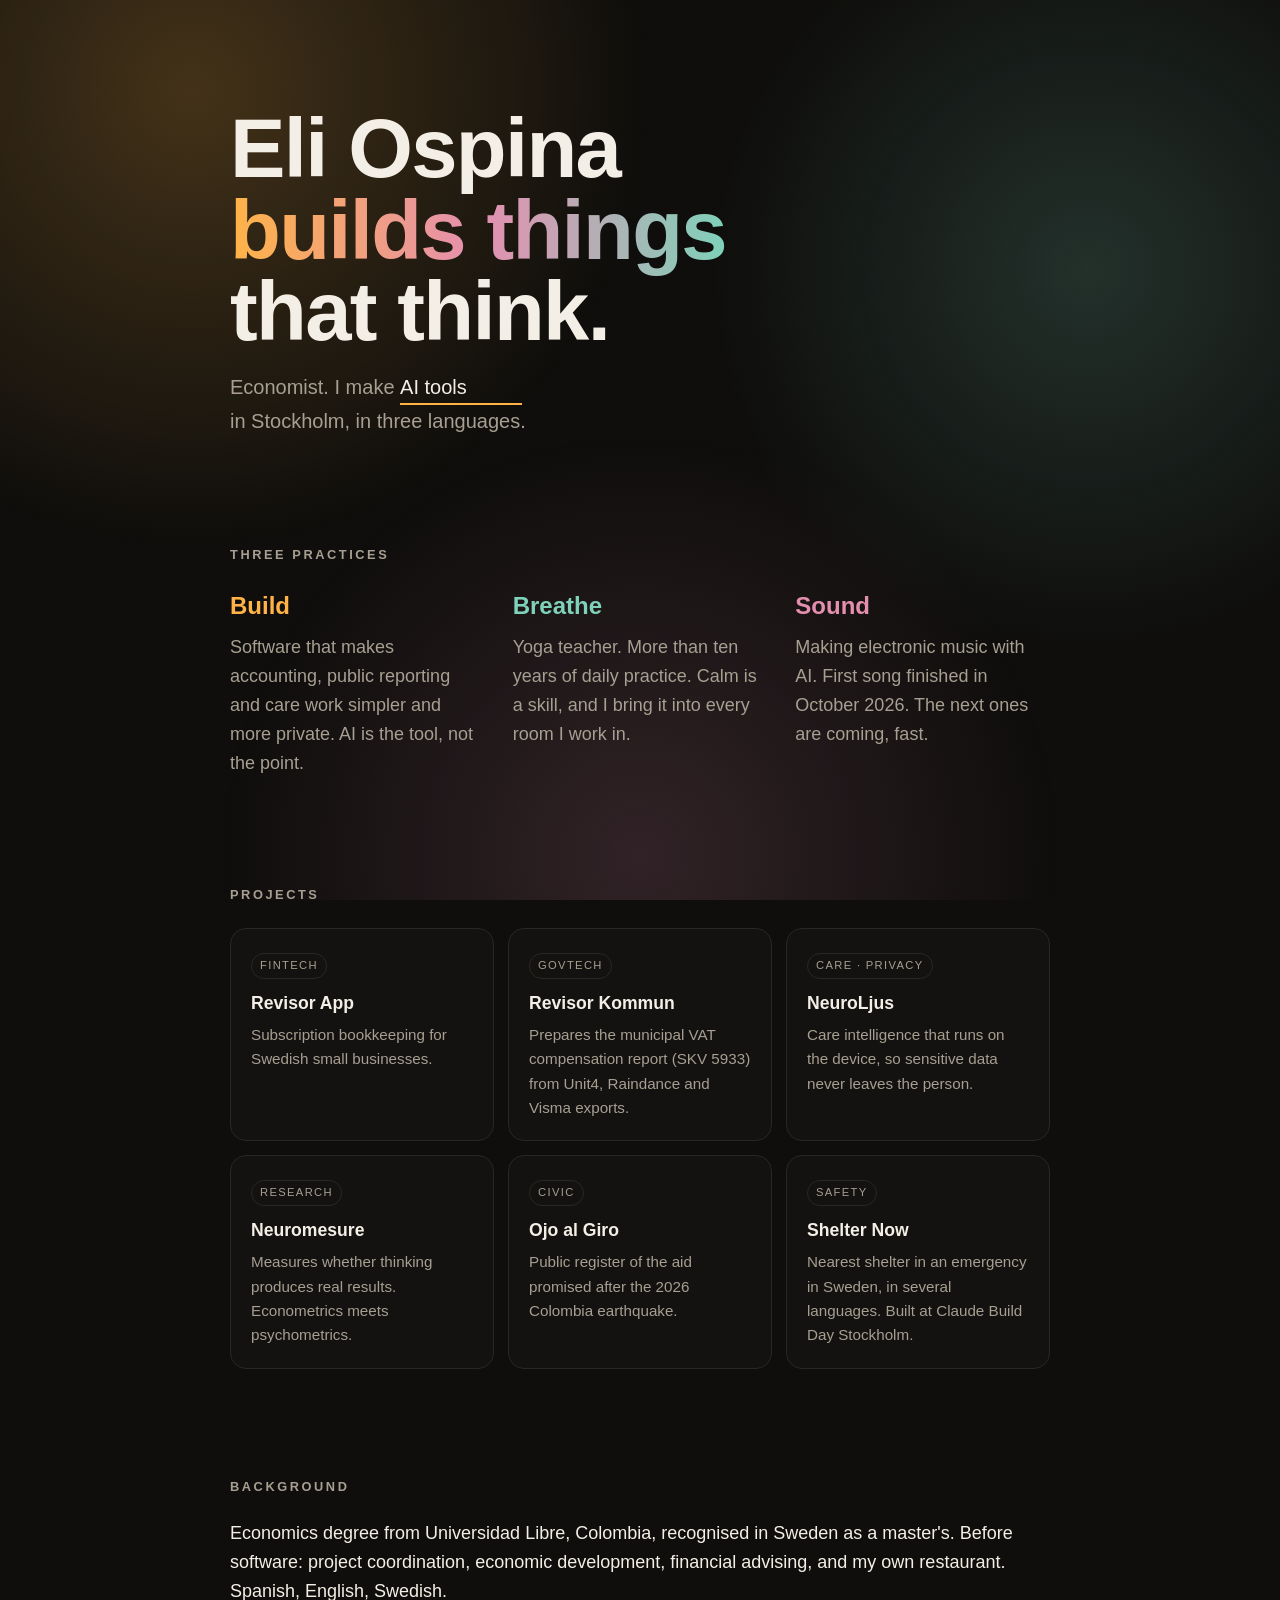
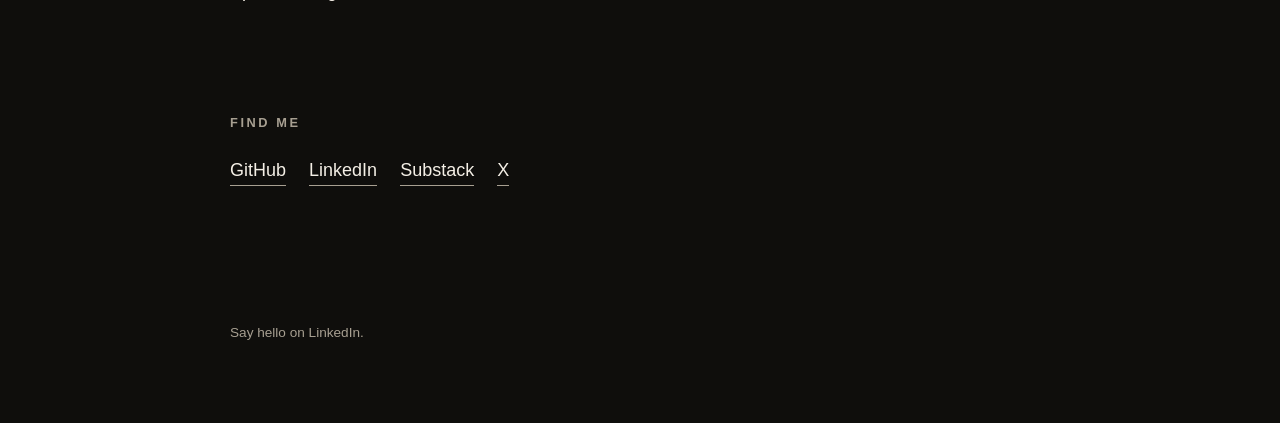
<file: index_5.html>
<!doctype html>
<html lang="en">
<head>
<meta charset="utf-8">
<meta name="viewport" content="width=device-width, initial-scale=1">
<title>Eli Ospina — economist, builder, yogi</title>
<meta name="description" content="Economist who builds AI tools, makes music with AI and teaches yoga. Stockholm.">
<style>
:root{--bg:#0f0e0c;--fg:#f4efe6;--mute:#a79f91;--line:#2a2722;--a:#ffb347;--b:#7fd1b9;--c:#e58fb0}
*{box-sizing:border-box}
html{scroll-behavior:smooth}
body{margin:0;background:var(--bg);color:var(--fg);font:18px/1.6 "Helvetica Neue",Helvetica,Arial,sans-serif;overflow-x:hidden}
.bg{position:fixed;inset:0;z-index:-1;background:
 radial-gradient(60vmax 60vmax at 15% 10%,rgba(255,179,71,.22),transparent 60%),
 radial-gradient(50vmax 50vmax at 85% 30%,rgba(127,209,185,.18),transparent 60%),
 radial-gradient(55vmax 55vmax at 50% 95%,rgba(229,143,176,.16),transparent 60%);
 animation:drift 18s ease-in-out infinite alternate}
@keyframes drift{to{transform:translate(-3%,2%) scale(1.06)}}
main{max-width:860px;margin:0 auto;padding:12vh 20px 80px}
.hero h1{font-size:clamp(2.6rem,8vw,5.2rem);line-height:.98;margin:0 0 18px;letter-spacing:-.02em}
.hero h1 em{font-style:normal;background:linear-gradient(90deg,var(--a),var(--c),var(--b));-webkit-background-clip:text;background-clip:text;color:transparent}
.hero p{font-size:1.25rem;color:var(--mute);max-width:36ch;margin:0}
.roll{display:inline-block;min-width:11ch;color:var(--fg);border-bottom:2px solid var(--a)}
section{margin-top:12vh}
h2{font-size:.8rem;letter-spacing:.2em;text-transform:uppercase;color:var(--mute);margin:0 0 22px}
.row{display:grid;grid-template-columns:repeat(auto-fit,minmax(240px,1fr));gap:14px}
.card{border:1px solid var(--line);border-radius:16px;padding:20px;background:rgba(255,255,255,.02);transition:transform .25s,border-color .25s}
.card:hover{transform:translateY(-4px);border-color:var(--a)}
.card h3{margin:0 0 6px;font-size:1.1rem}
.card p{margin:0;color:var(--mute);font-size:.95rem}
.card a{color:inherit;text-decoration:none}
.card .k{display:inline-block;font-size:.7rem;letter-spacing:.12em;text-transform:uppercase;margin-bottom:10px;padding:3px 8px;border-radius:999px;border:1px solid var(--line);color:var(--mute)}
.three{display:grid;grid-template-columns:repeat(auto-fit,minmax(220px,1fr));gap:28px}
.three h3{font-size:1.5rem;margin:0 0 8px}
.three p{color:var(--mute);margin:0}
.c1 h3{color:var(--a)}.c2 h3{color:var(--b)}.c3 h3{color:var(--c)}
.links a{display:inline-block;margin:0 18px 10px 0;color:var(--fg);text-decoration:none;border-bottom:1px solid var(--mute)}
.links a:hover{border-color:var(--a)}
footer{margin-top:14vh;color:var(--mute);font-size:.85rem}
@media (prefers-reduced-motion:reduce){.bg{animation:none}.card{transition:none}}
</style>
</head>
<body>
<div class="bg"></div>
<main>

<header class="hero">
<h1>Eli Ospina<br><em>builds things</em><br>that think.</h1>
<p>Economist. I make <span class="roll" id="roll">AI tools</span><br>in Stockholm, in three languages.</p>
</header>

<section>
<h2>Three practices</h2>
<div class="three">
<div class="c1"><h3>Build</h3><p>Software that makes accounting, public reporting and care work simpler and more private. AI is the tool, not the point.</p></div>
<div class="c2"><h3>Breathe</h3><p>Yoga teacher. More than ten years of daily practice. Calm is a skill, and I bring it into every room I work in.</p></div>
<div class="c3"><h3>Sound</h3><p>Making electronic music with AI. First song finished in October 2026. The next ones are coming, fast.</p></div>
</div>
</section>

<section>
<h2>Projects</h2>
<div class="row">
<div class="card"><span class="k">Fintech</span><h3><a href="https://revisorapp.se">Revisor App</a></h3><p>Subscription bookkeeping for Swedish small businesses.</p></div>
<div class="card"><span class="k">Govtech</span><h3>Revisor Kommun</h3><p>Prepares the municipal VAT compensation report (SKV 5933) from Unit4, Raindance and Visma exports.</p></div>
<div class="card"><span class="k">Care · privacy</span><h3><a href="https://neuroljus.com">NeuroLjus</a></h3><p>Care intelligence that runs on the device, so sensitive data never leaves the person.</p></div>
<div class="card"><span class="k">Research</span><h3><a href="https://neuromesure.com">Neuromesure</a></h3><p>Measures whether thinking produces real results. Econometrics meets psychometrics.</p></div>
<div class="card"><span class="k">Civic</span><h3><a href="https://ojo-al-giro.vercel.app">Ojo al Giro</a></h3><p>Public register of the aid promised after the 2026 Colombia earthquake.</p></div>
<div class="card"><span class="k">Safety</span><h3>Shelter Now</h3><p>Nearest shelter in an emergency in Sweden, in several languages. Built at Claude Build Day Stockholm.</p></div>
</div>
</section>

<section>
<h2>Background</h2>
<p>Economics degree from Universidad Libre, Colombia, recognised in Sweden as a master's. Before software: project coordination, economic development, financial advising, and my own restaurant. Spanish, English, Swedish.</p>
</section>

<section class="links">
<h2>Find me</h2>
<a href="https://github.com/eliospina">GitHub</a>
<a href="https://linkedin.com/in/42eliza">LinkedIn</a>
<a href="https://elispi.substack.com">Substack</a>
<a href="https://x.com/Kymeraway">X</a>
</section>

<footer>Say hello on LinkedIn.</footer>
</main>
<script>
const w=["AI tools","music","calm","things that work"];let i=0;
setInterval(()=>{i=(i+1)%w.length;document.getElementById('roll').textContent=w[i]},2200);
</script>
</body>
</html>
</file>
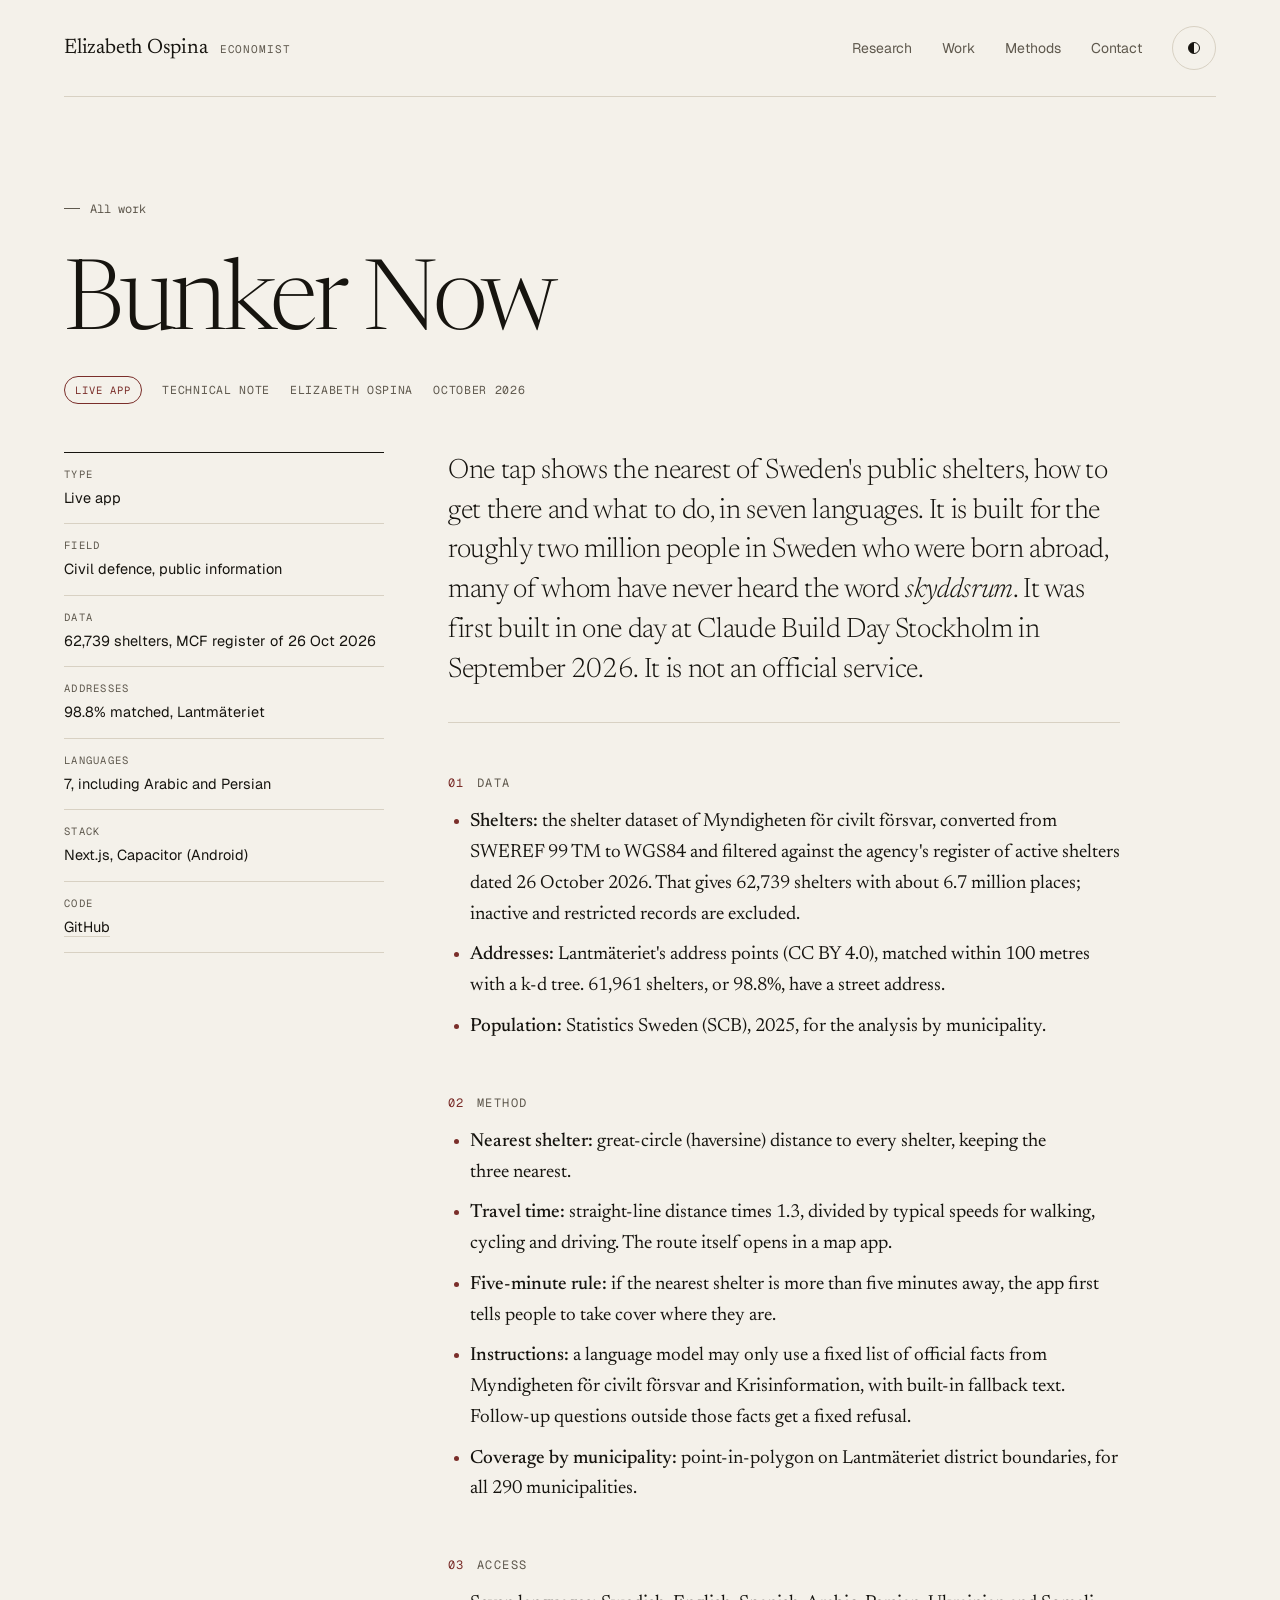
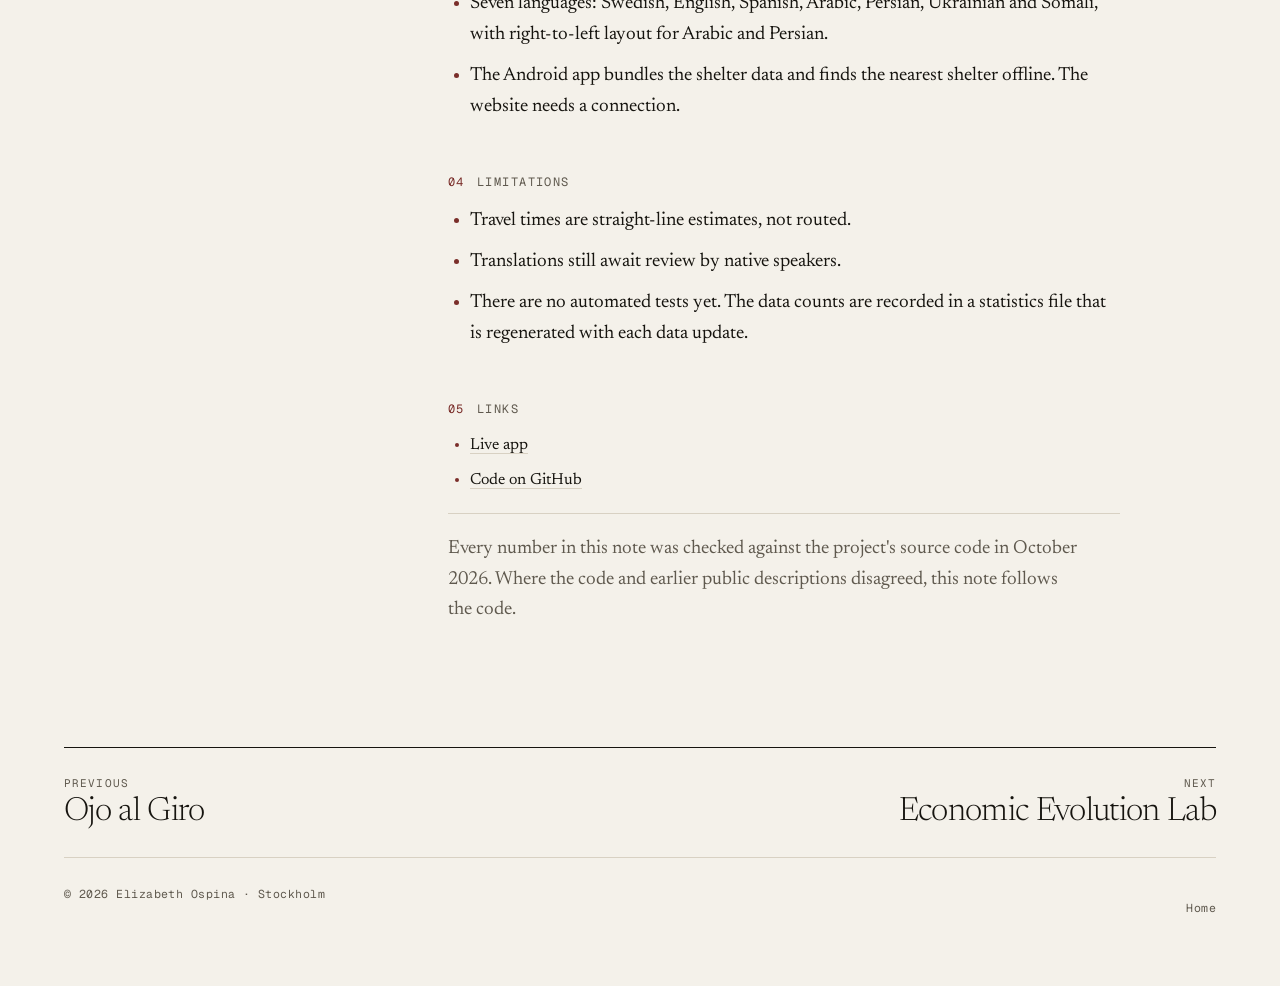
<file: work/bunker-now.html>
<!DOCTYPE html>
<html lang="en">
<head>
<meta charset="utf-8">
<meta name="viewport" content="width=device-width, initial-scale=1">
<title>Bunker Now · Elizabeth Ospina</title>
<meta name="description" content="The nearest of Sweden&#x27;s 62,739 active public shelters, from the register of Myndigheten för civilt försvar, with 98.8% matched to Lantmäteriet addresses, in seven languages.">
<meta property="og:title" content="Bunker Now, a technical note by Elizabeth Ospina">
<meta property="og:description" content="The nearest of Sweden&#x27;s 62,739 active public shelters, from the register of Myndigheten för civilt försvar, with 98.8% matched to Lantmäteriet addresses, in seven languages.">
<script>(function(){var s;try{s=localStorage.getItem('eo-theme')}catch(e){}var t=s||(matchMedia('(prefers-color-scheme: dark)').matches?'dark':'light');document.documentElement.dataset.theme=t;})();</script>
<link rel="preconnect" href="https://fonts.googleapis.com">
<link rel="preconnect" href="https://fonts.gstatic.com" crossorigin>
<link rel="stylesheet" href="https://fonts.googleapis.com/css2?family=Newsreader:ital,opsz,wght@0,6..72,300;0,6..72,400;0,6..72,500;1,6..72,300;1,6..72,400&family=Geist:wght@400;500&family=Geist+Mono:wght@400&display=swap">
<link rel="icon" href="../favicon.svg" type="image/svg+xml">
<link rel="stylesheet" href="../assets/site.css">
</head>
<body>
<header class="wrap site-header">
  <a href="../index.html" class="brand">Elizabeth Ospina<small>Economist</small></a>
  <nav class="nav" aria-label="Main">
    <a href="../index.html#research">Research</a>
    <a href="../index.html#work">Work</a>
    <a href="../index.html#methods">Methods</a>
    <a href="../index.html#contact">Contact</a>
    <button id="theme-toggle" type="button" aria-label="Toggle light and dark theme"><span></span></button>
  </nav>
</header>
<main class="wrap">
  <div class="note-hero">
    <a class="back" href="../index.html#work">All work</a>
    <h1>Bunker Now</h1>
    <div class="note-meta"><span class="tag accent">Live app</span><span>Technical note</span><span>Elizabeth Ospina</span><span>October 2026</span></div>
  </div>
  <div class="note-layout">
    <dl class="keyfacts">
      <div><dt>Type</dt><dd>Live app</dd></div>
      <div><dt>Field</dt><dd>Civil defence, public information</dd></div>
      <div><dt>Data</dt><dd>62,739 shelters, MCF register of 26 Oct 2026</dd></div>
      <div><dt>Addresses</dt><dd>98.8% matched, Lantmäteriet</dd></div>
      <div><dt>Languages</dt><dd>7, including Arabic and Persian</dd></div>
      <div><dt>Stack</dt><dd>Next.js, Capacitor (Android)</dd></div>
      <div><dt>Code</dt><dd><a href="https://github.com/eliospina/shelter-now" target="_blank" rel="noopener">GitHub</a></dd></div>
    </dl>
    <article class="prose">
    <p class="abstract">One tap shows the nearest of Sweden's public shelters, how to get there and what to do, in seven languages. It is built for the roughly two million people in Sweden who were born abroad, many of whom have never heard the word <em>skyddsrum</em>. It was first built in one day at Claude Build Day Stockholm in September 2026. It is not an official service.</p>

    <h2>Data</h2>
    <ul>
      <li><strong>Shelters:</strong> the shelter dataset of Myndigheten för civilt försvar, converted from SWEREF 99 TM to WGS84 and filtered against the agency's register of active shelters dated 26 October 2026. That gives 62,739 shelters with about 6.7 million places; inactive and restricted records are excluded.</li>
      <li><strong>Addresses:</strong> Lantmäteriet's address points (CC BY 4.0), matched within 100 metres with a k-d tree. 61,961 shelters, or 98.8%, have a street address.</li>
      <li><strong>Population:</strong> Statistics Sweden (SCB), 2025, for the analysis by municipality.</li>
    </ul>

    <h2>Method</h2>
    <ul>
      <li><strong>Nearest shelter:</strong> great-circle (haversine) distance to every shelter, keeping the three nearest.</li>
      <li><strong>Travel time:</strong> straight-line distance times 1.3, divided by typical speeds for walking, cycling and driving. The route itself opens in a map app.</li>
      <li><strong>Five-minute rule:</strong> if the nearest shelter is more than five minutes away, the app first tells people to take cover where they are.</li>
      <li><strong>Instructions:</strong> a language model may only use a fixed list of official facts from Myndigheten för civilt försvar and Krisinformation, with built-in fallback text. Follow-up questions outside those facts get a fixed refusal.</li>
      <li><strong>Coverage by municipality:</strong> point-in-polygon on Lantmäteriet district boundaries, for all 290 municipalities.</li>
    </ul>

    <h2>Access</h2>
    <ul>
      <li>Seven languages: Swedish, English, Spanish, Arabic, Persian, Ukrainian and Somali, with right-to-left layout for Arabic and Persian.</li>
      <li>The Android app bundles the shelter data and finds the nearest shelter offline. The website needs a connection.</li>
    </ul>

    <h2>Limitations</h2>
    <ul>
      <li>Travel times are straight-line estimates, not routed.</li>
      <li>Translations still await review by native speakers.</li>
      <li>There are no automated tests yet. The data counts are recorded in a statistics file that is regenerated with each data update.</li>
    </ul>

    <h2>Links</h2>
    <ul class="refs">
      <li><a href="https://shelter-now-eta.vercel.app/" target="_blank" rel="noopener">Live app</a></li>
      <li><a href="https://github.com/eliospina/shelter-now" target="_blank" rel="noopener">Code on GitHub</a></li>
    </ul>
      <p class="verified">Every number in this note was checked against the project's source code in October 2026. Where the code and earlier public descriptions disagreed, this note follows the code.</p>
    </article>
  </div>
  <nav class="next" aria-label="More work">
    <div><span>Previous</span><a href="ojo-al-giro.html">Ojo al Giro</a></div>
    <div style="text-align:right"><span>Next</span><a href="economic-evolution-lab.html">Economic Evolution Lab</a></div>
  </nav>
</main>
<footer class="wrap site-footer">
  <span>© 2026 Elizabeth Ospina · Stockholm</span>
  <a href="../index.html">Home</a>
</footer>
<script>
document.getElementById('theme-toggle').addEventListener('click',function(){var r=document.documentElement,t=r.dataset.theme==='dark'?'light':'dark';r.dataset.theme=t;try{localStorage.setItem('eo-theme',t)}catch(e){}});
</script>
</body>
</html>
</file>
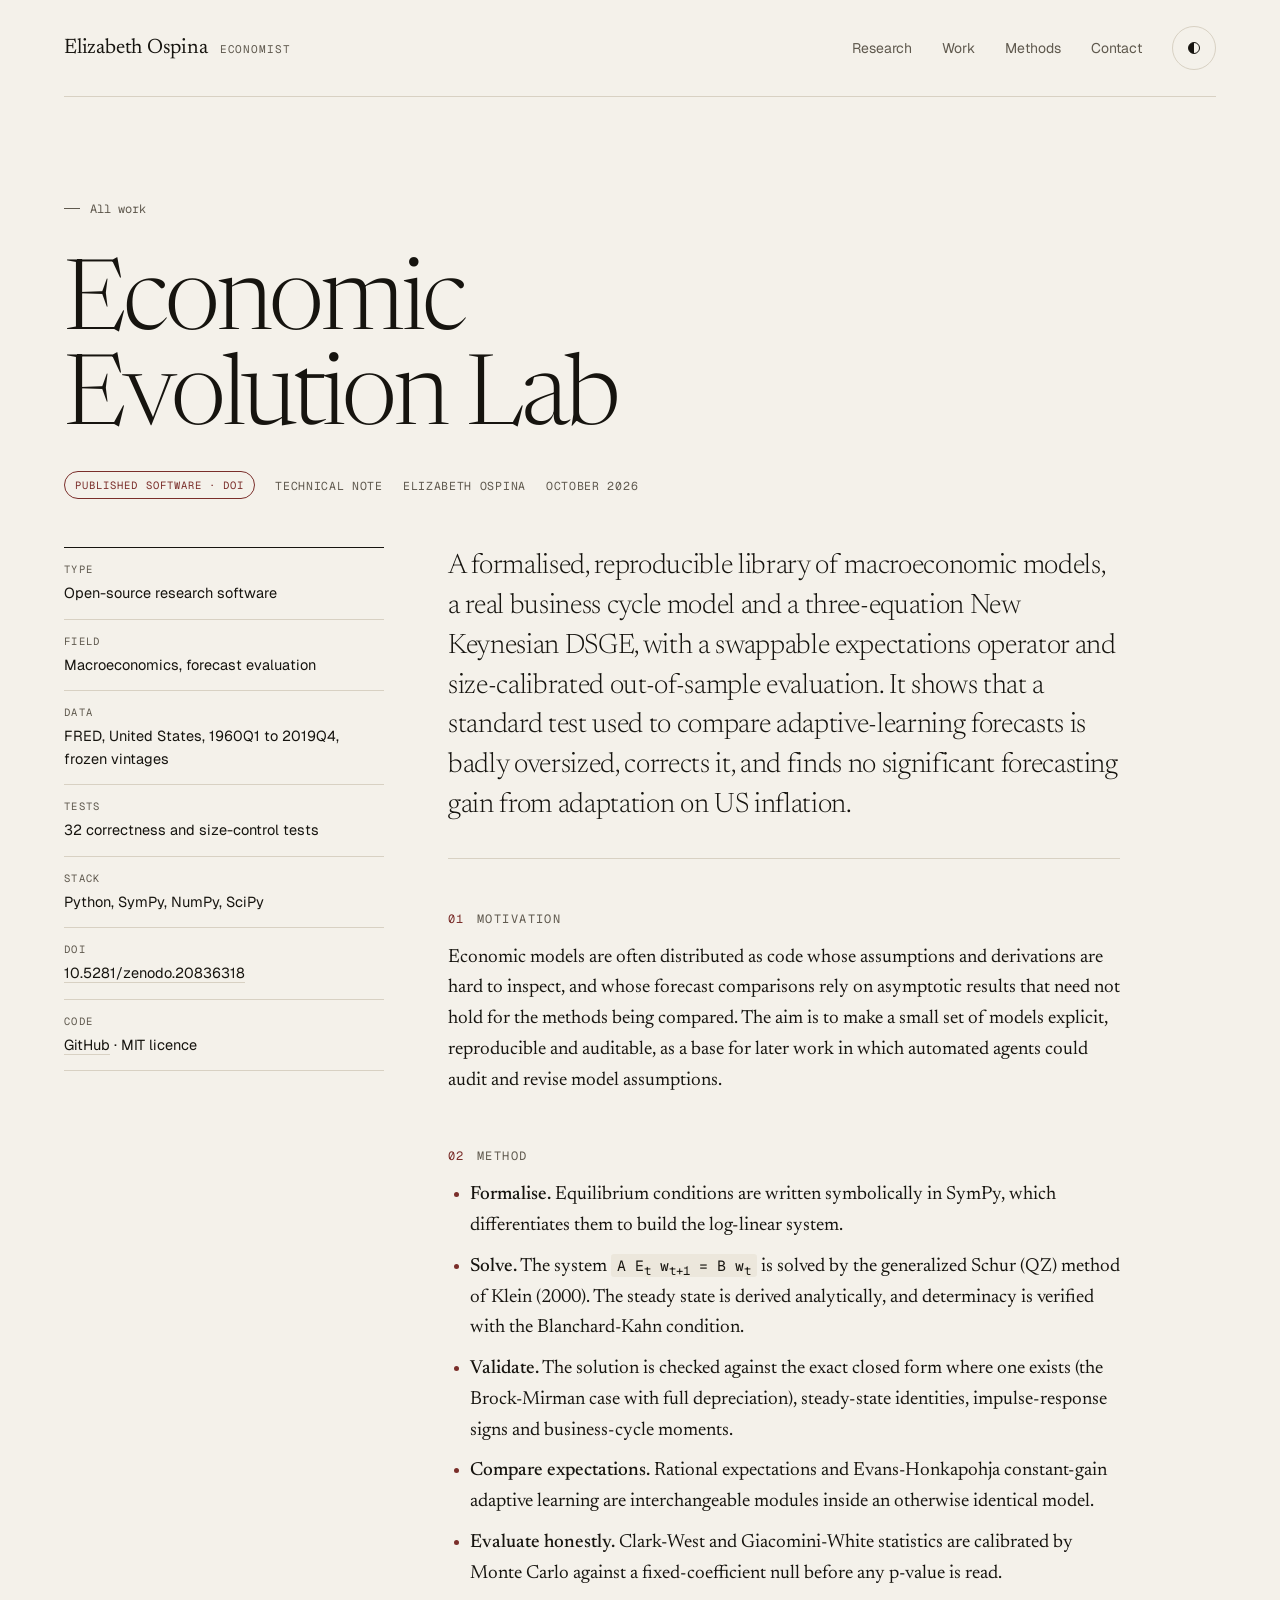
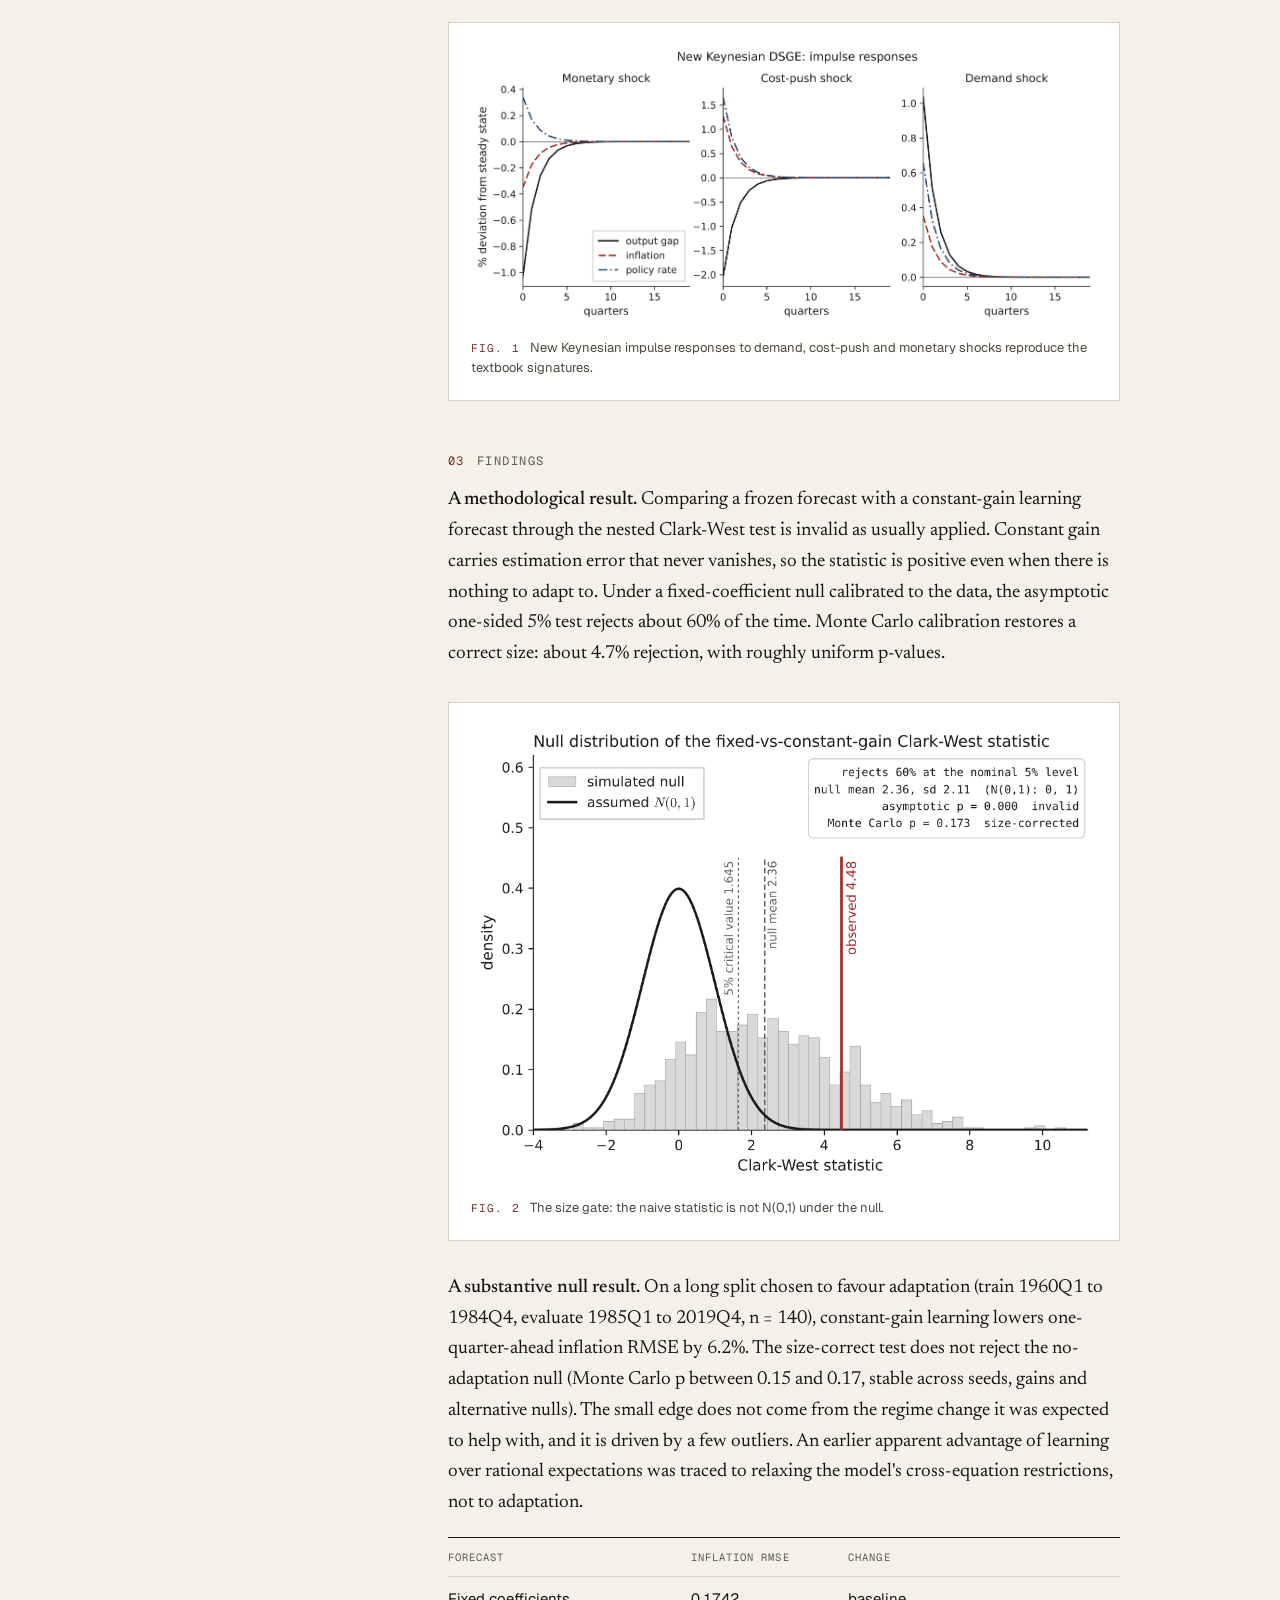
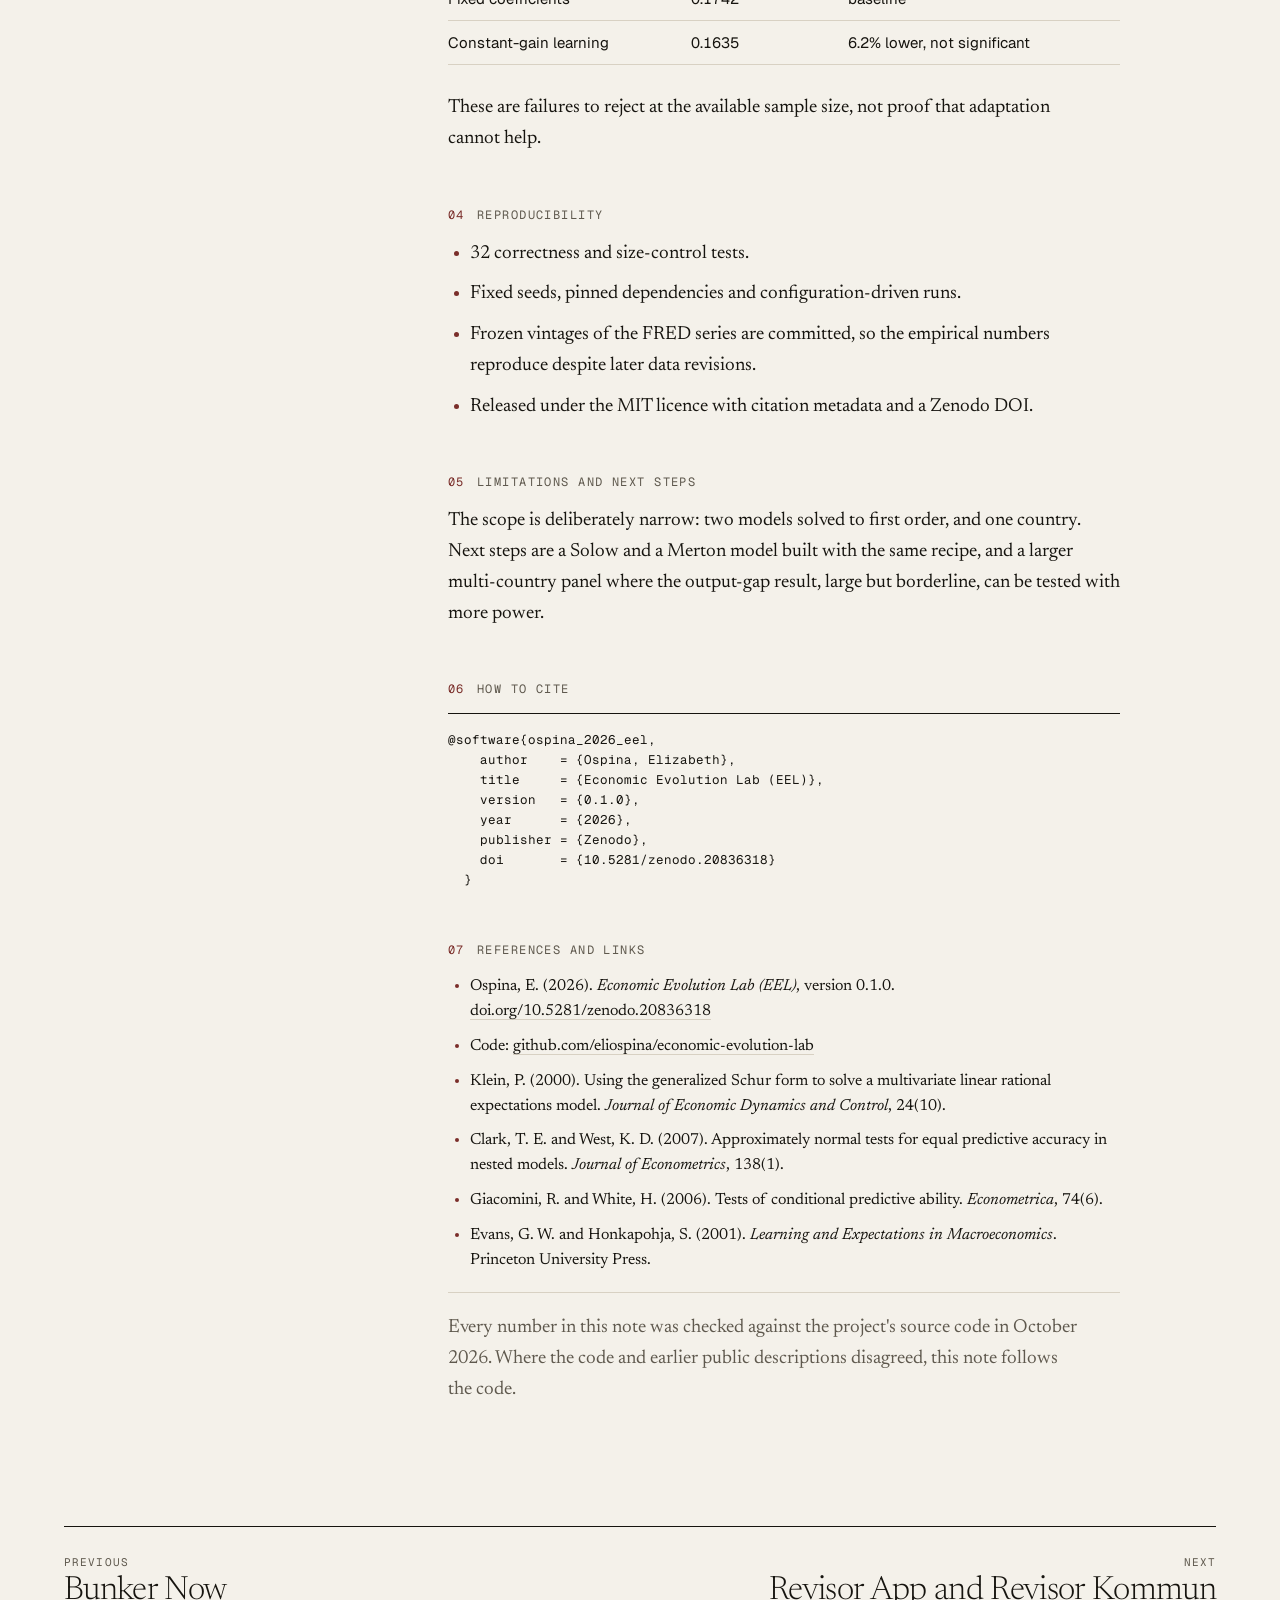
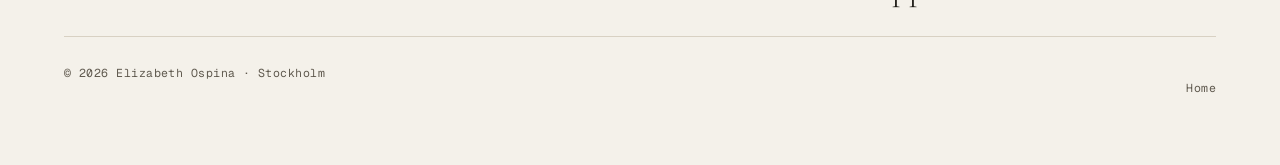
<file: work/economic-evolution-lab.html>
<!DOCTYPE html>
<html lang="en">
<head>
<meta charset="utf-8">
<meta name="viewport" content="width=device-width, initial-scale=1">
<title>Economic Evolution Lab · Elizabeth Ospina</title>
<meta name="description" content="A reproducible library of macroeconomic models (RBC and New Keynesian DSGE) solved by first-order perturbation, with size-calibrated out-of-sample forecast evaluation. DOI 10.5281/zenodo.20836318.">
<meta property="og:title" content="Economic Evolution Lab, a technical note by Elizabeth Ospina">
<meta property="og:description" content="A reproducible library of macroeconomic models (RBC and New Keynesian DSGE) solved by first-order perturbation, with size-calibrated out-of-sample forecast evaluation. DOI 10.5281/zenodo.20836318.">
<script>(function(){var s;try{s=localStorage.getItem('eo-theme')}catch(e){}var t=s||(matchMedia('(prefers-color-scheme: dark)').matches?'dark':'light');document.documentElement.dataset.theme=t;})();</script>
<link rel="preconnect" href="https://fonts.googleapis.com">
<link rel="preconnect" href="https://fonts.gstatic.com" crossorigin>
<link rel="stylesheet" href="https://fonts.googleapis.com/css2?family=Newsreader:ital,opsz,wght@0,6..72,300;0,6..72,400;0,6..72,500;1,6..72,300;1,6..72,400&family=Geist:wght@400;500&family=Geist+Mono:wght@400&display=swap">
<link rel="icon" href="../favicon.svg" type="image/svg+xml">
<link rel="stylesheet" href="../assets/site.css">
</head>
<body>
<header class="wrap site-header">
  <a href="../index.html" class="brand">Elizabeth Ospina<small>Economist</small></a>
  <nav class="nav" aria-label="Main">
    <a href="../index.html#research">Research</a>
    <a href="../index.html#work">Work</a>
    <a href="../index.html#methods">Methods</a>
    <a href="../index.html#contact">Contact</a>
    <button id="theme-toggle" type="button" aria-label="Toggle light and dark theme"><span></span></button>
  </nav>
</header>
<main class="wrap">
  <div class="note-hero">
    <a class="back" href="../index.html#research">All work</a>
    <h1>Economic Evolution Lab</h1>
    <div class="note-meta"><span class="tag accent">Published software · DOI</span><span>Technical note</span><span>Elizabeth Ospina</span><span>October 2026</span></div>
  </div>
  <div class="note-layout">
    <dl class="keyfacts">
      <div><dt>Type</dt><dd>Open-source research software</dd></div>
      <div><dt>Field</dt><dd>Macroeconomics, forecast evaluation</dd></div>
      <div><dt>Data</dt><dd>FRED, United States, 1960Q1 to 2019Q4, frozen vintages</dd></div>
      <div><dt>Tests</dt><dd>32 correctness and size-control tests</dd></div>
      <div><dt>Stack</dt><dd>Python, SymPy, NumPy, SciPy</dd></div>
      <div><dt>DOI</dt><dd><a href="https://doi.org/10.5281/zenodo.20836318" target="_blank" rel="noopener">10.5281/zenodo.20836318</a></dd></div>
      <div><dt>Code</dt><dd><a href="https://github.com/eliospina/economic-evolution-lab" target="_blank" rel="noopener">GitHub</a> · MIT licence</dd></div>
    </dl>
    <article class="prose">
    <p class="abstract">A formalised, reproducible library of macroeconomic models, a real business cycle model and a three-equation New Keynesian DSGE, with a swappable expectations operator and size-calibrated out-of-sample evaluation. It shows that a standard test used to compare adaptive-learning forecasts is badly oversized, corrects it, and finds no significant forecasting gain from adaptation on US inflation.</p>

    <h2>Motivation</h2>
    <p>Economic models are often distributed as code whose assumptions and derivations are hard to inspect, and whose forecast comparisons rely on asymptotic results that need not hold for the methods being compared. The aim is to make a small set of models explicit, reproducible and auditable, as a base for later work in which automated agents could audit and revise model assumptions.</p>

    <h2>Method</h2>
    <ul>
      <li><strong>Formalise.</strong> Equilibrium conditions are written symbolically in SymPy, which differentiates them to build the log-linear system.</li>
      <li><strong>Solve.</strong> The system <code>A E<sub>t</sub> w<sub>t+1</sub> = B w<sub>t</sub></code> is solved by the generalized Schur (QZ) method of Klein (2000). The steady state is derived analytically, and determinacy is verified with the Blanchard-Kahn condition.</li>
      <li><strong>Validate.</strong> The solution is checked against the exact closed form where one exists (the Brock-Mirman case with full depreciation), steady-state identities, impulse-response signs and business-cycle moments.</li>
      <li><strong>Compare expectations.</strong> Rational expectations and Evans-Honkapohja constant-gain adaptive learning are interchangeable modules inside an otherwise identical model.</li>
      <li><strong>Evaluate honestly.</strong> Clark-West and Giacomini-White statistics are calibrated by Monte Carlo against a fixed-coefficient null before any p-value is read.</li>
    </ul>
    <figure class="plate">
      <img src="../assets/eel/nk_irf.png" alt="Impulse responses of the New Keynesian model to demand, cost-push and monetary policy shocks." width="2694" height="1203" loading="lazy">
      <figcaption>New Keynesian impulse responses to demand, cost-push and monetary shocks reproduce the textbook signatures.</figcaption>
    </figure>

    <h2>Findings</h2>
    <p><strong>A methodological result.</strong> Comparing a frozen forecast with a constant-gain learning forecast through the nested Clark-West test is invalid as usually applied. Constant gain carries estimation error that never vanishes, so the statistic is positive even when there is nothing to adapt to. Under a fixed-coefficient null calibrated to the data, the asymptotic one-sided 5% test rejects about 60% of the time. Monte Carlo calibration restores a correct size: about 4.7% rejection, with roughly uniform p-values.</p>
    <figure class="plate">
      <img src="../assets/eel/size_gate.png" alt="The nested Clark-West statistic is not standard normal for fixed versus constant-gain forecasts, so size calibration is required." width="1891" height="1386" loading="lazy">
      <figcaption>The size gate: the naive statistic is not N(0,1) under the null.</figcaption>
    </figure>
    <p><strong>A substantive null result.</strong> On a long split chosen to favour adaptation (train 1960Q1 to 1984Q4, evaluate 1985Q1 to 2019Q4, n = 140), constant-gain learning lowers one-quarter-ahead inflation RMSE by 6.2%. The size-correct test does not reject the no-adaptation null (Monte Carlo p between 0.15 and 0.17, stable across seeds, gains and alternative nulls). The small edge does not come from the regime change it was expected to help with, and it is driven by a few outliers. An earlier apparent advantage of learning over rational expectations was traced to relaxing the model's cross-equation restrictions, not to adaptation.</p>
    <div class="table-box">
    <table>
      <thead><tr><th>Forecast</th><th>Inflation RMSE</th><th>Change</th></tr></thead>
      <tbody>
        <tr><td>Fixed coefficients</td><td>0.1742</td><td>baseline</td></tr>
        <tr><td>Constant-gain learning</td><td>0.1635</td><td>6.2% lower, not significant</td></tr>
      </tbody>
    </table>
    </div>
    <p>These are failures to reject at the available sample size, not proof that adaptation cannot help.</p>

    <h2>Reproducibility</h2>
    <ul>
      <li>32 correctness and size-control tests.</li>
      <li>Fixed seeds, pinned dependencies and configuration-driven runs.</li>
      <li>Frozen vintages of the FRED series are committed, so the empirical numbers reproduce despite later data revisions.</li>
      <li>Released under the MIT licence with citation metadata and a Zenodo DOI.</li>
    </ul>

    <h2>Limitations and next steps</h2>
    <p>The scope is deliberately narrow: two models solved to first order, and one country. Next steps are a Solow and a Merton model built with the same recipe, and a larger multi-country panel where the output-gap result, large but borderline, can be tested with more power.</p>

    <h2>How to cite</h2>
    <div class="table-box"><pre style="margin:16px 0 0;font-family:var(--mono);font-size:12.5px;line-height:1.6;white-space:pre">@software{ospina_2026_eel,
    author    = {Ospina, Elizabeth},
    title     = {Economic Evolution Lab (EEL)},
    version   = {0.1.0},
    year      = {2026},
    publisher = {Zenodo},
    doi       = {10.5281/zenodo.20836318}
  }</pre></div>

    <h2>References and links</h2>
    <ul class="refs">
      <li>Ospina, E. (2026). <em>Economic Evolution Lab (EEL)</em>, version 0.1.0. <a href="https://doi.org/10.5281/zenodo.20836318" target="_blank" rel="noopener">doi.org/10.5281/zenodo.20836318</a></li>
      <li>Code: <a href="https://github.com/eliospina/economic-evolution-lab" target="_blank" rel="noopener">github.com/eliospina/economic-evolution-lab</a></li>
      <li>Klein, P. (2000). Using the generalized Schur form to solve a multivariate linear rational expectations model. <em>Journal of Economic Dynamics and Control</em>, 24(10).</li>
      <li>Clark, T. E. and West, K. D. (2007). Approximately normal tests for equal predictive accuracy in nested models. <em>Journal of Econometrics</em>, 138(1).</li>
      <li>Giacomini, R. and White, H. (2006). Tests of conditional predictive ability. <em>Econometrica</em>, 74(6).</li>
      <li>Evans, G. W. and Honkapohja, S. (2001). <em>Learning and Expectations in Macroeconomics</em>. Princeton University Press.</li>
    </ul>
      <p class="verified">Every number in this note was checked against the project's source code in October 2026. Where the code and earlier public descriptions disagreed, this note follows the code.</p>
    </article>
  </div>
  <nav class="next" aria-label="More work">
    <div><span>Previous</span><a href="bunker-now.html">Bunker Now</a></div>
    <div style="text-align:right"><span>Next</span><a href="revisor.html">Revisor App and Revisor Kommun</a></div>
  </nav>
</main>
<footer class="wrap site-footer">
  <span>© 2026 Elizabeth Ospina · Stockholm</span>
  <a href="../index.html">Home</a>
</footer>
<script>
document.getElementById('theme-toggle').addEventListener('click',function(){var r=document.documentElement,t=r.dataset.theme==='dark'?'light':'dark';r.dataset.theme=t;try{localStorage.setItem('eo-theme',t)}catch(e){}});
</script>
</body>
</html>
</file>
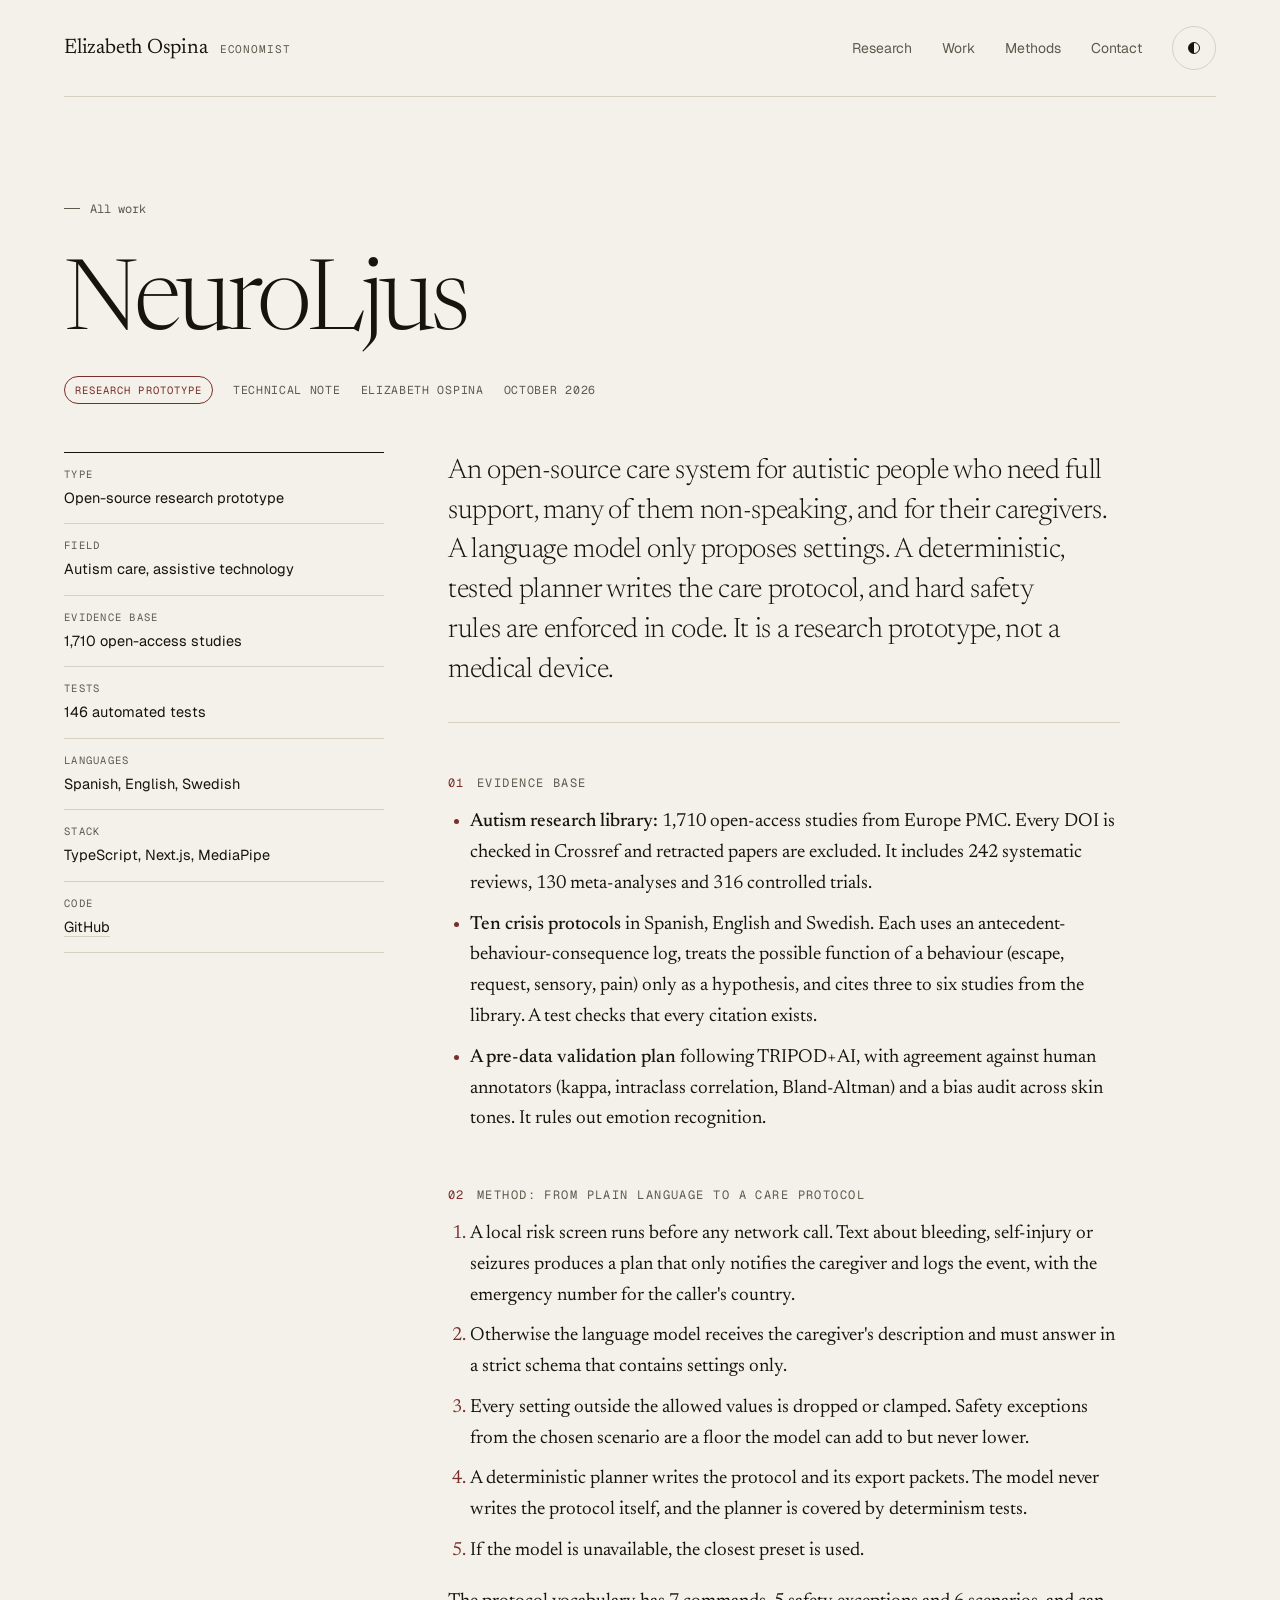
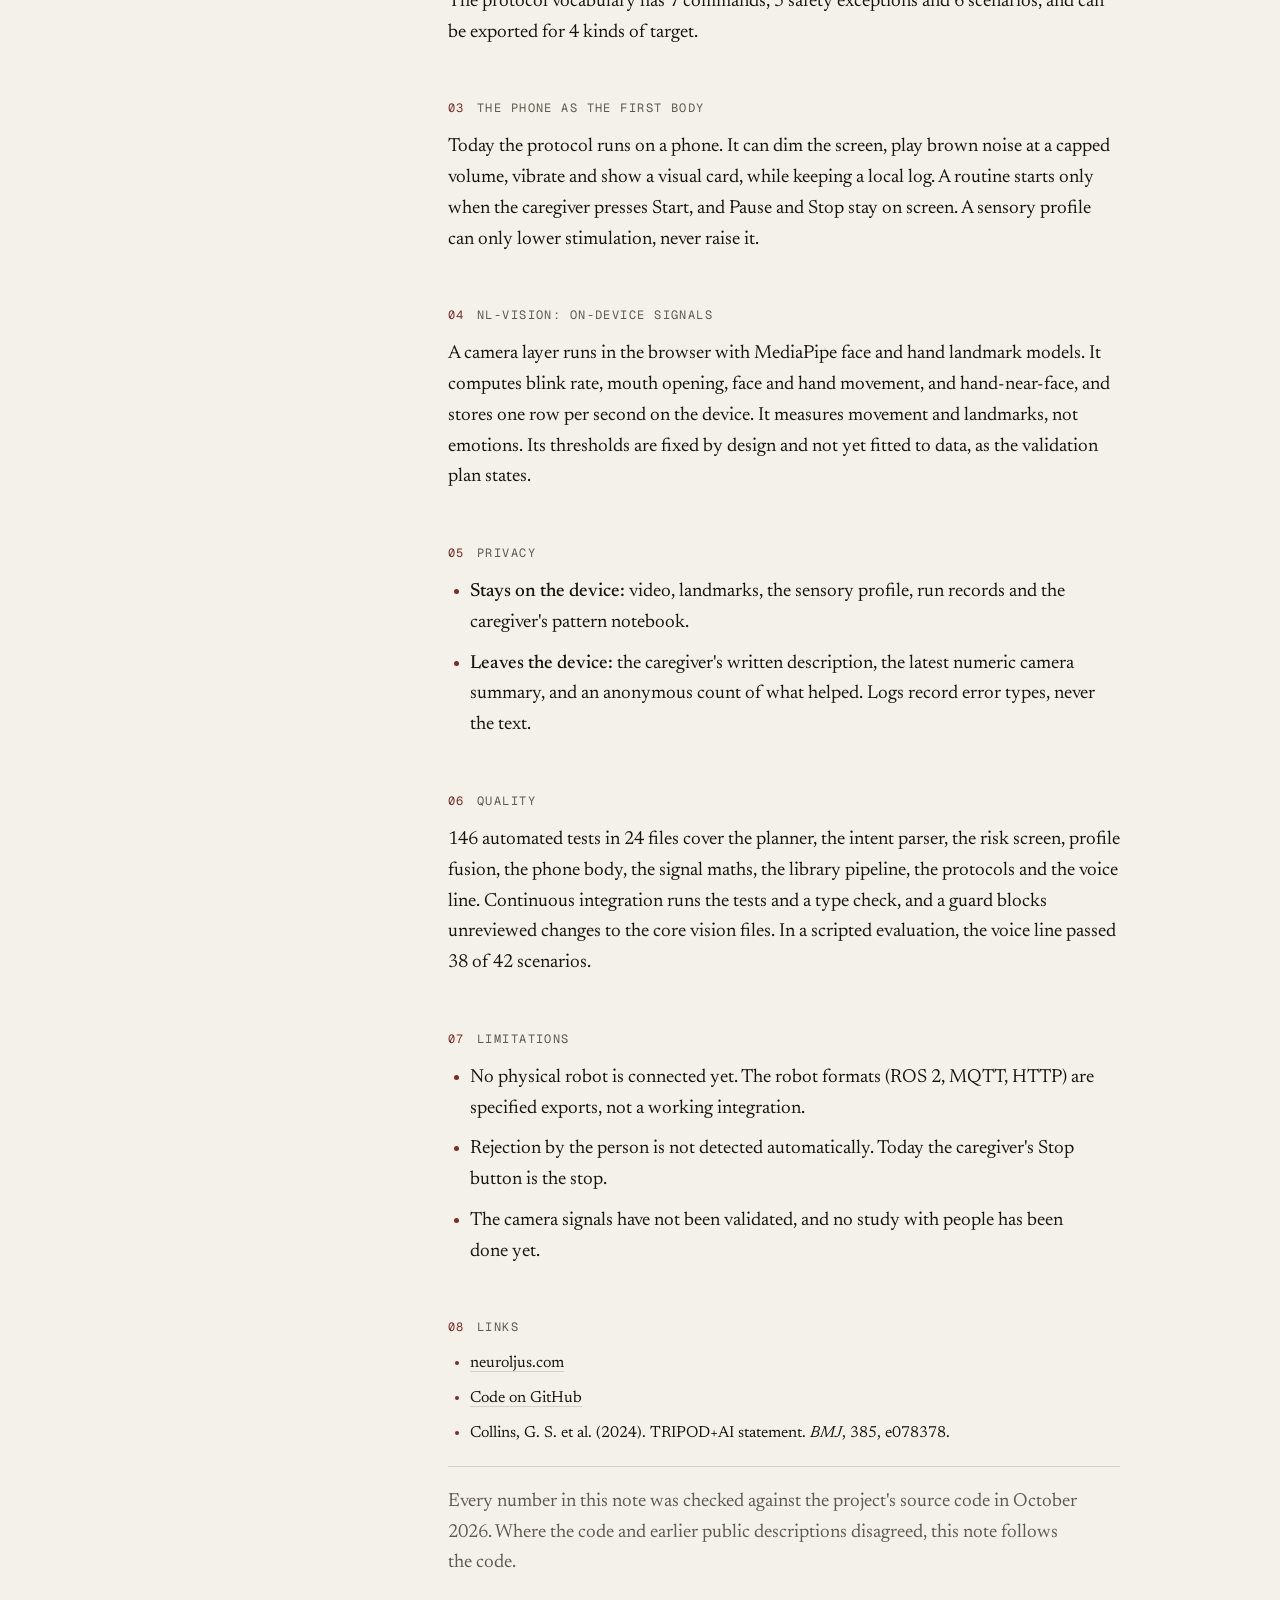
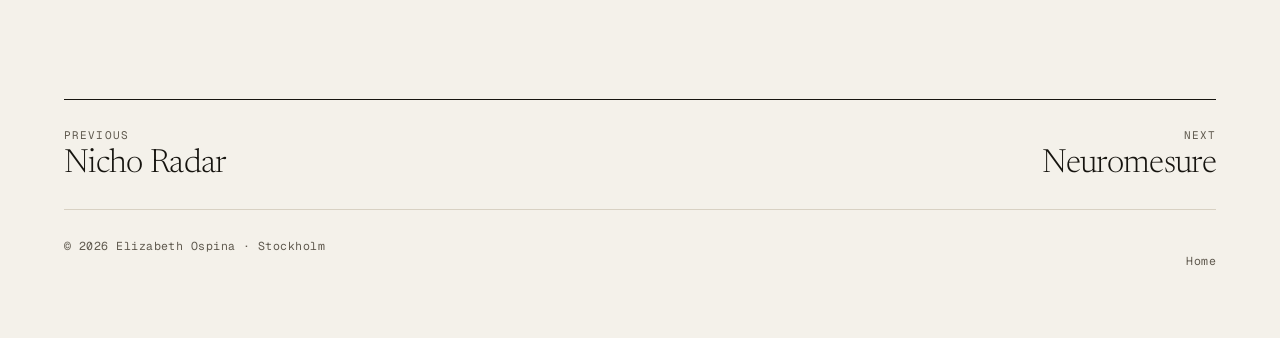
<file: work/neuroljus.html>
<!DOCTYPE html>
<html lang="en">
<head>
<meta charset="utf-8">
<meta name="viewport" content="width=device-width, initial-scale=1">
<title>NeuroLjus · Elizabeth Ospina</title>
<meta name="description" content="A privacy-first care system for autistic people who need full support: a language model proposes settings, a deterministic tested planner writes the care protocol, and safety rules are enforced in code.">
<meta property="og:title" content="NeuroLjus, a technical note by Elizabeth Ospina">
<meta property="og:description" content="A privacy-first care system for autistic people who need full support: a language model proposes settings, a deterministic tested planner writes the care protocol, and safety rules are enforced in code.">
<script>(function(){var s;try{s=localStorage.getItem('eo-theme')}catch(e){}var t=s||(matchMedia('(prefers-color-scheme: dark)').matches?'dark':'light');document.documentElement.dataset.theme=t;})();</script>
<link rel="preconnect" href="https://fonts.googleapis.com">
<link rel="preconnect" href="https://fonts.gstatic.com" crossorigin>
<link rel="stylesheet" href="https://fonts.googleapis.com/css2?family=Newsreader:ital,opsz,wght@0,6..72,300;0,6..72,400;0,6..72,500;1,6..72,300;1,6..72,400&family=Geist:wght@400;500&family=Geist+Mono:wght@400&display=swap">
<link rel="icon" href="../favicon.svg" type="image/svg+xml">
<link rel="stylesheet" href="../assets/site.css">
</head>
<body>
<header class="wrap site-header">
  <a href="../index.html" class="brand">Elizabeth Ospina<small>Economist</small></a>
  <nav class="nav" aria-label="Main">
    <a href="../index.html#research">Research</a>
    <a href="../index.html#work">Work</a>
    <a href="../index.html#methods">Methods</a>
    <a href="../index.html#contact">Contact</a>
    <button id="theme-toggle" type="button" aria-label="Toggle light and dark theme"><span></span></button>
  </nav>
</header>
<main class="wrap">
  <div class="note-hero">
    <a class="back" href="../index.html#work">All work</a>
    <h1>NeuroLjus</h1>
    <div class="note-meta"><span class="tag accent">Research prototype</span><span>Technical note</span><span>Elizabeth Ospina</span><span>October 2026</span></div>
  </div>
  <div class="note-layout">
    <dl class="keyfacts">
      <div><dt>Type</dt><dd>Open-source research prototype</dd></div>
      <div><dt>Field</dt><dd>Autism care, assistive technology</dd></div>
      <div><dt>Evidence base</dt><dd>1,710 open-access studies</dd></div>
      <div><dt>Tests</dt><dd>146 automated tests</dd></div>
      <div><dt>Languages</dt><dd>Spanish, English, Swedish</dd></div>
      <div><dt>Stack</dt><dd>TypeScript, Next.js, MediaPipe</dd></div>
      <div><dt>Code</dt><dd><a href="https://github.com/eliospina/neuroljus-canon-stable" target="_blank" rel="noopener">GitHub</a></dd></div>
    </dl>
    <article class="prose">
    <p class="abstract">An open-source care system for autistic people who need full support, many of them non-speaking, and for their caregivers. A language model only proposes settings. A deterministic, tested planner writes the care protocol, and hard safety rules are enforced in code. It is a research prototype, not a medical device.</p>

    <h2>Evidence base</h2>
    <ul>
      <li><strong>Autism research library:</strong> 1,710 open-access studies from Europe PMC. Every DOI is checked in Crossref and retracted papers are excluded. It includes 242 systematic reviews, 130 meta-analyses and 316 controlled trials.</li>
      <li><strong>Ten crisis protocols</strong> in Spanish, English and Swedish. Each uses an antecedent-behaviour-consequence log, treats the possible function of a behaviour (escape, request, sensory, pain) only as a hypothesis, and cites three to six studies from the library. A test checks that every citation exists.</li>
      <li><strong>A pre-data validation plan</strong> following TRIPOD+AI, with agreement against human annotators (kappa, intraclass correlation, Bland-Altman) and a bias audit across skin tones. It rules out emotion recognition.</li>
    </ul>

    <h2>Method: from plain language to a care protocol</h2>
    <ol>
      <li>A local risk screen runs before any network call. Text about bleeding, self-injury or seizures produces a plan that only notifies the caregiver and logs the event, with the emergency number for the caller's country.</li>
      <li>Otherwise the language model receives the caregiver's description and must answer in a strict schema that contains settings only.</li>
      <li>Every setting outside the allowed values is dropped or clamped. Safety exceptions from the chosen scenario are a floor the model can add to but never lower.</li>
      <li>A deterministic planner writes the protocol and its export packets. The model never writes the protocol itself, and the planner is covered by determinism tests.</li>
      <li>If the model is unavailable, the closest preset is used.</li>
    </ol>
    <p>The protocol vocabulary has 7 commands, 5 safety exceptions and 6 scenarios, and can be exported for 4 kinds of target.</p>

    <h2>The phone as the first body</h2>
    <p>Today the protocol runs on a phone. It can dim the screen, play brown noise at a capped volume, vibrate and show a visual card, while keeping a local log. A routine starts only when the caregiver presses Start, and Pause and Stop stay on screen. A sensory profile can only lower stimulation, never raise it.</p>

    <h2>NL-VISION: on-device signals</h2>
    <p>A camera layer runs in the browser with MediaPipe face and hand landmark models. It computes blink rate, mouth opening, face and hand movement, and hand-near-face, and stores one row per second on the device. It measures movement and landmarks, not emotions. Its thresholds are fixed by design and not yet fitted to data, as the validation plan states.</p>

    <h2>Privacy</h2>
    <ul>
      <li><strong>Stays on the device:</strong> video, landmarks, the sensory profile, run records and the caregiver's pattern notebook.</li>
      <li><strong>Leaves the device:</strong> the caregiver's written description, the latest numeric camera summary, and an anonymous count of what helped. Logs record error types, never the text.</li>
    </ul>

    <h2>Quality</h2>
    <p>146 automated tests in 24 files cover the planner, the intent parser, the risk screen, profile fusion, the phone body, the signal maths, the library pipeline, the protocols and the voice line. Continuous integration runs the tests and a type check, and a guard blocks unreviewed changes to the core vision files. In a scripted evaluation, the voice line passed 38 of 42 scenarios.</p>

    <h2>Limitations</h2>
    <ul>
      <li>No physical robot is connected yet. The robot formats (ROS 2, MQTT, HTTP) are specified exports, not a working integration.</li>
      <li>Rejection by the person is not detected automatically. Today the caregiver's Stop button is the stop.</li>
      <li>The camera signals have not been validated, and no study with people has been done yet.</li>
    </ul>

    <h2>Links</h2>
    <ul class="refs">
      <li><a href="https://neuroljus.com" target="_blank" rel="noopener">neuroljus.com</a></li>
      <li><a href="https://github.com/eliospina/neuroljus-canon-stable" target="_blank" rel="noopener">Code on GitHub</a></li>
      <li>Collins, G. S. et al. (2024). TRIPOD+AI statement. <em>BMJ</em>, 385, e078378.</li>
    </ul>
      <p class="verified">Every number in this note was checked against the project's source code in October 2026. Where the code and earlier public descriptions disagreed, this note follows the code.</p>
    </article>
  </div>
  <nav class="next" aria-label="More work">
    <div><span>Previous</span><a href="nicho-radar.html">Nicho Radar</a></div>
    <div style="text-align:right"><span>Next</span><a href="neuromesure.html">Neuromesure</a></div>
  </nav>
</main>
<footer class="wrap site-footer">
  <span>© 2026 Elizabeth Ospina · Stockholm</span>
  <a href="../index.html">Home</a>
</footer>
<script>
document.getElementById('theme-toggle').addEventListener('click',function(){var r=document.documentElement,t=r.dataset.theme==='dark'?'light':'dark';r.dataset.theme=t;try{localStorage.setItem('eo-theme',t)}catch(e){}});
</script>
</body>
</html>
</file>
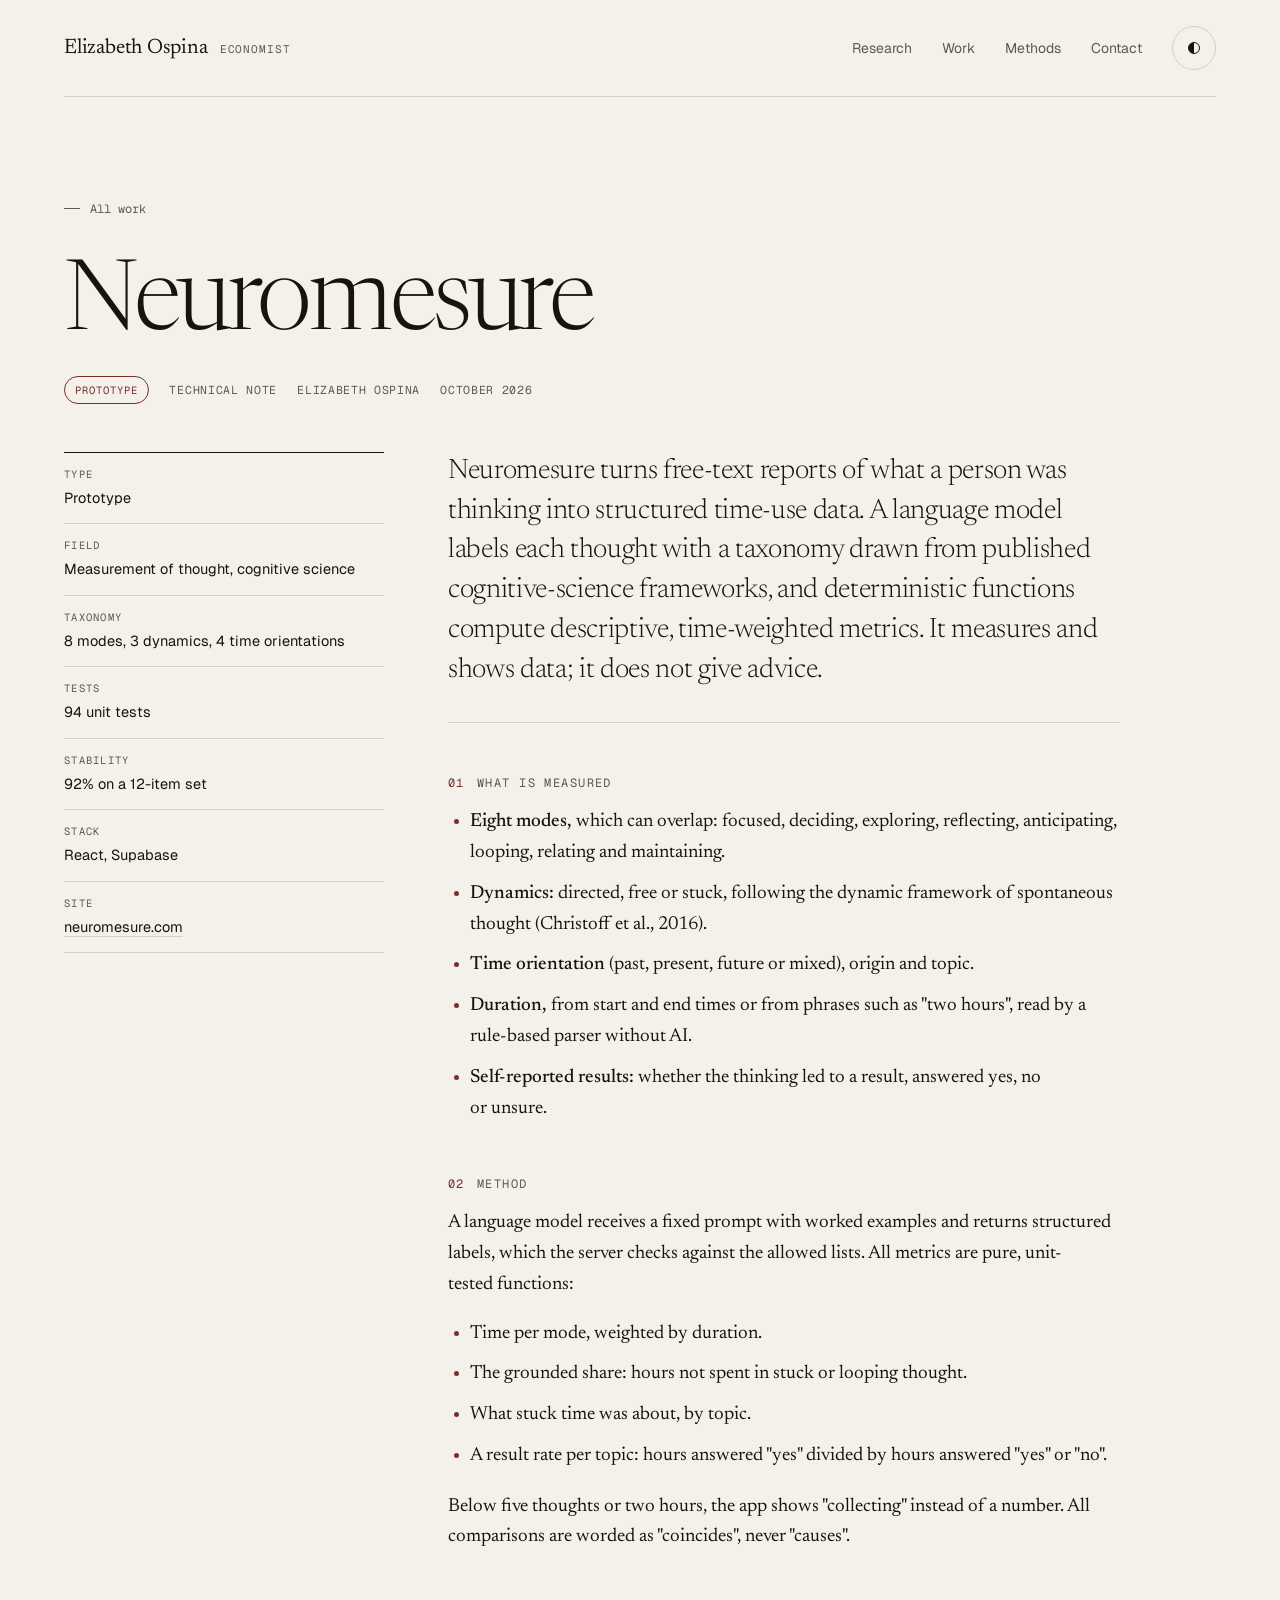
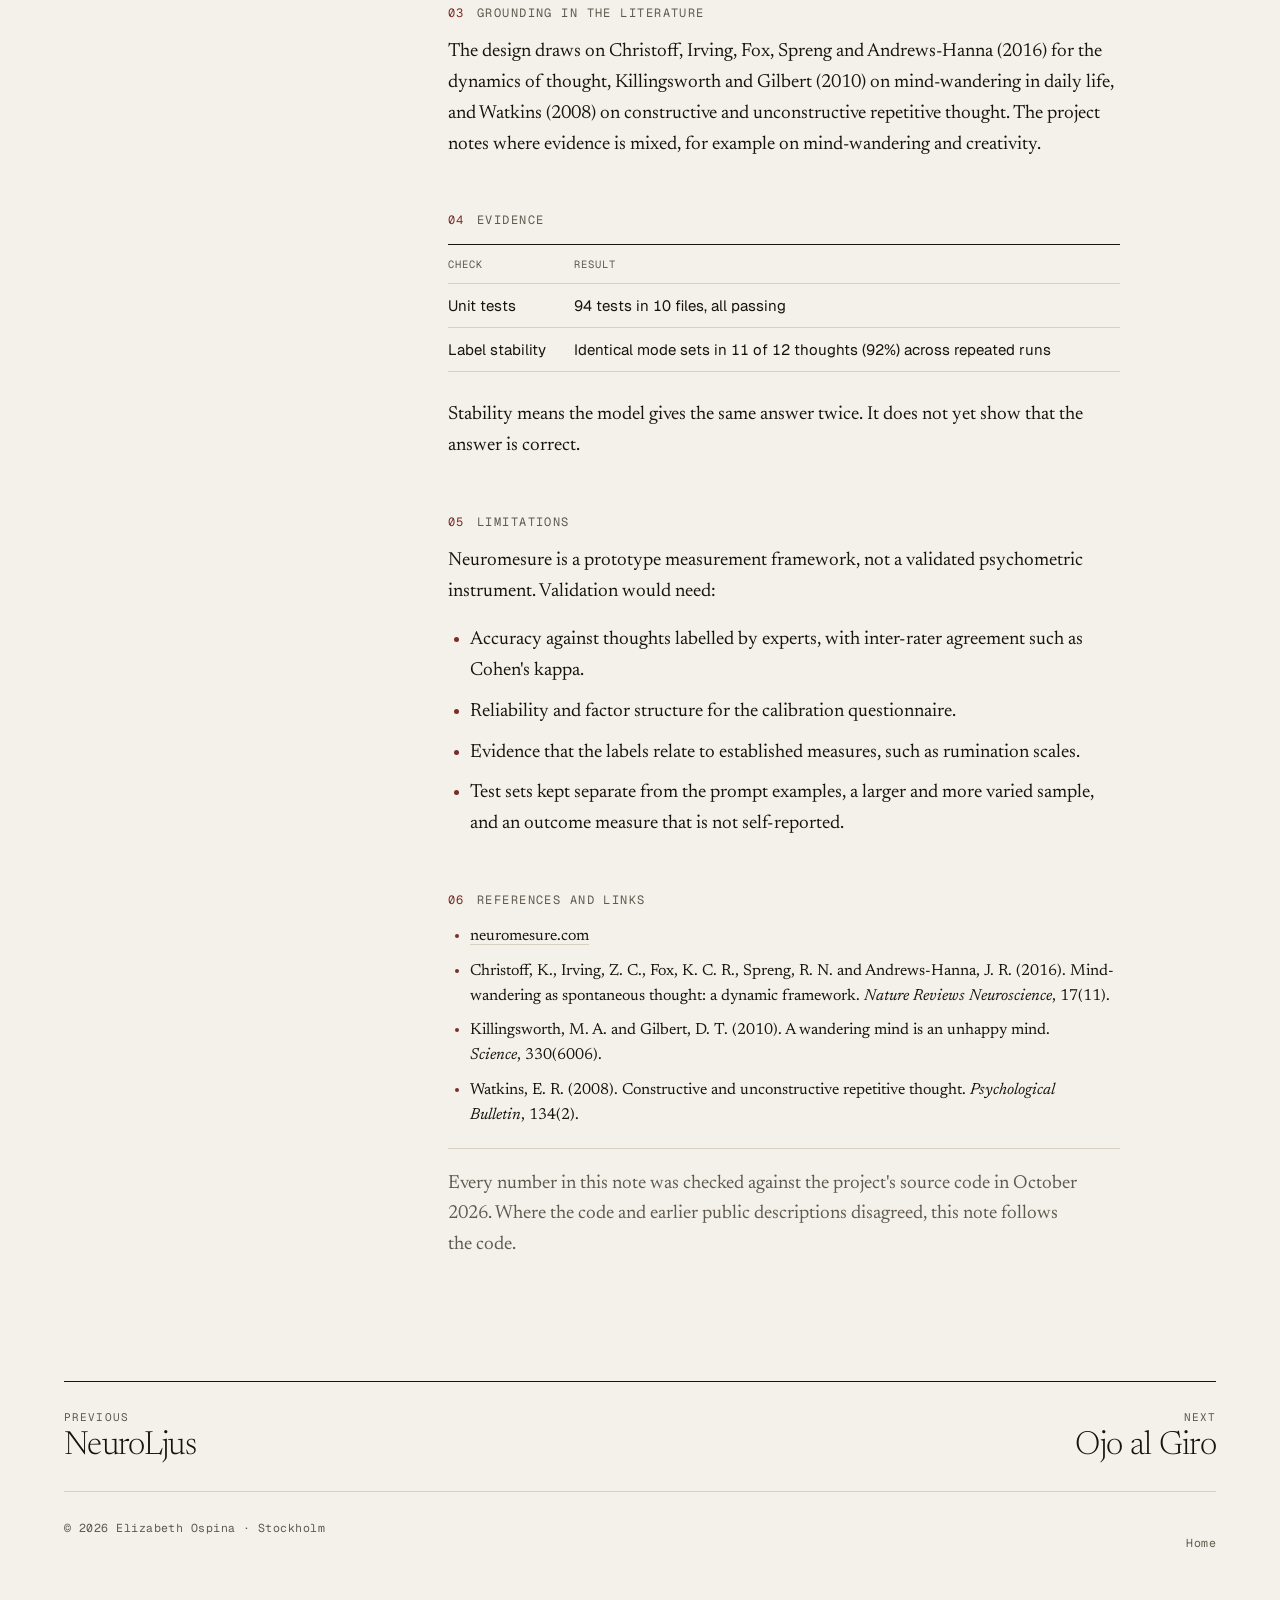
<file: work/neuromesure.html>
<!DOCTYPE html>
<html lang="en">
<head>
<meta charset="utf-8">
<meta name="viewport" content="width=device-width, initial-scale=1">
<title>Neuromesure · Elizabeth Ospina</title>
<meta name="description" content="Turns free-text thought reports into structured time-use data, labelled with a taxonomy drawn from cognitive science, with descriptive time-weighted metrics. A prototype measurement framework.">
<meta property="og:title" content="Neuromesure, a technical note by Elizabeth Ospina">
<meta property="og:description" content="Turns free-text thought reports into structured time-use data, labelled with a taxonomy drawn from cognitive science, with descriptive time-weighted metrics. A prototype measurement framework.">
<script>(function(){var s;try{s=localStorage.getItem('eo-theme')}catch(e){}var t=s||(matchMedia('(prefers-color-scheme: dark)').matches?'dark':'light');document.documentElement.dataset.theme=t;})();</script>
<link rel="preconnect" href="https://fonts.googleapis.com">
<link rel="preconnect" href="https://fonts.gstatic.com" crossorigin>
<link rel="stylesheet" href="https://fonts.googleapis.com/css2?family=Newsreader:ital,opsz,wght@0,6..72,300;0,6..72,400;0,6..72,500;1,6..72,300;1,6..72,400&family=Geist:wght@400;500&family=Geist+Mono:wght@400&display=swap">
<link rel="icon" href="../favicon.svg" type="image/svg+xml">
<link rel="stylesheet" href="../assets/site.css">
</head>
<body>
<header class="wrap site-header">
  <a href="../index.html" class="brand">Elizabeth Ospina<small>Economist</small></a>
  <nav class="nav" aria-label="Main">
    <a href="../index.html#research">Research</a>
    <a href="../index.html#work">Work</a>
    <a href="../index.html#methods">Methods</a>
    <a href="../index.html#contact">Contact</a>
    <button id="theme-toggle" type="button" aria-label="Toggle light and dark theme"><span></span></button>
  </nav>
</header>
<main class="wrap">
  <div class="note-hero">
    <a class="back" href="../index.html#work">All work</a>
    <h1>Neuromesure</h1>
    <div class="note-meta"><span class="tag accent">Prototype</span><span>Technical note</span><span>Elizabeth Ospina</span><span>October 2026</span></div>
  </div>
  <div class="note-layout">
    <dl class="keyfacts">
      <div><dt>Type</dt><dd>Prototype</dd></div>
      <div><dt>Field</dt><dd>Measurement of thought, cognitive science</dd></div>
      <div><dt>Taxonomy</dt><dd>8 modes, 3 dynamics, 4 time orientations</dd></div>
      <div><dt>Tests</dt><dd>94 unit tests</dd></div>
      <div><dt>Stability</dt><dd>92% on a 12-item set</dd></div>
      <div><dt>Stack</dt><dd>React, Supabase</dd></div>
      <div><dt>Site</dt><dd><a href="https://neuromesure.com" target="_blank" rel="noopener">neuromesure.com</a></dd></div>
    </dl>
    <article class="prose">
    <p class="abstract">Neuromesure turns free-text reports of what a person was thinking into structured time-use data. A language model labels each thought with a taxonomy drawn from published cognitive-science frameworks, and deterministic functions compute descriptive, time-weighted metrics. It measures and shows data; it does not give advice.</p>

    <h2>What is measured</h2>
    <ul>
      <li><strong>Eight modes,</strong> which can overlap: focused, deciding, exploring, reflecting, anticipating, looping, relating and maintaining.</li>
      <li><strong>Dynamics:</strong> directed, free or stuck, following the dynamic framework of spontaneous thought (Christoff et al., 2016).</li>
      <li><strong>Time orientation</strong> (past, present, future or mixed), origin and topic.</li>
      <li><strong>Duration,</strong> from start and end times or from phrases such as "two hours", read by a rule-based parser without AI.</li>
      <li><strong>Self-reported results:</strong> whether the thinking led to a result, answered yes, no or unsure.</li>
    </ul>

    <h2>Method</h2>
    <p>A language model receives a fixed prompt with worked examples and returns structured labels, which the server checks against the allowed lists. All metrics are pure, unit-tested functions:</p>
    <ul>
      <li>Time per mode, weighted by duration.</li>
      <li>The grounded share: hours not spent in stuck or looping thought.</li>
      <li>What stuck time was about, by topic.</li>
      <li>A result rate per topic: hours answered "yes" divided by hours answered "yes" or "no".</li>
    </ul>
    <p>Below five thoughts or two hours, the app shows "collecting" instead of a number. All comparisons are worded as "coincides", never "causes".</p>

    <h2>Grounding in the literature</h2>
    <p>The design draws on Christoff, Irving, Fox, Spreng and Andrews-Hanna (2016) for the dynamics of thought, Killingsworth and Gilbert (2010) on mind-wandering in daily life, and Watkins (2008) on constructive and unconstructive repetitive thought. The project notes where evidence is mixed, for example on mind-wandering and creativity.</p>

    <h2>Evidence</h2>
    <div class="table-box">
    <table>
      <thead><tr><th>Check</th><th>Result</th></tr></thead>
      <tbody>
        <tr><td>Unit tests</td><td>94 tests in 10 files, all passing</td></tr>
        <tr><td>Label stability</td><td>Identical mode sets in 11 of 12 thoughts (92%) across repeated runs</td></tr>
      </tbody>
    </table>
    </div>
    <p>Stability means the model gives the same answer twice. It does not yet show that the answer is correct.</p>

    <h2>Limitations</h2>
    <p>Neuromesure is a prototype measurement framework, not a validated psychometric instrument. Validation would need:</p>
    <ul>
      <li>Accuracy against thoughts labelled by experts, with inter-rater agreement such as Cohen's kappa.</li>
      <li>Reliability and factor structure for the calibration questionnaire.</li>
      <li>Evidence that the labels relate to established measures, such as rumination scales.</li>
      <li>Test sets kept separate from the prompt examples, a larger and more varied sample, and an outcome measure that is not self-reported.</li>
    </ul>

    <h2>References and links</h2>
    <ul class="refs">
      <li><a href="https://neuromesure.com" target="_blank" rel="noopener">neuromesure.com</a></li>
      <li>Christoff, K., Irving, Z. C., Fox, K. C. R., Spreng, R. N. and Andrews-Hanna, J. R. (2016). Mind-wandering as spontaneous thought: a dynamic framework. <em>Nature Reviews Neuroscience</em>, 17(11).</li>
      <li>Killingsworth, M. A. and Gilbert, D. T. (2010). A wandering mind is an unhappy mind. <em>Science</em>, 330(6006).</li>
      <li>Watkins, E. R. (2008). Constructive and unconstructive repetitive thought. <em>Psychological Bulletin</em>, 134(2).</li>
    </ul>
      <p class="verified">Every number in this note was checked against the project's source code in October 2026. Where the code and earlier public descriptions disagreed, this note follows the code.</p>
    </article>
  </div>
  <nav class="next" aria-label="More work">
    <div><span>Previous</span><a href="neuroljus.html">NeuroLjus</a></div>
    <div style="text-align:right"><span>Next</span><a href="ojo-al-giro.html">Ojo al Giro</a></div>
  </nav>
</main>
<footer class="wrap site-footer">
  <span>© 2026 Elizabeth Ospina · Stockholm</span>
  <a href="../index.html">Home</a>
</footer>
<script>
document.getElementById('theme-toggle').addEventListener('click',function(){var r=document.documentElement,t=r.dataset.theme==='dark'?'light':'dark';r.dataset.theme=t;try{localStorage.setItem('eo-theme',t)}catch(e){}});
</script>
</body>
</html>
</file>
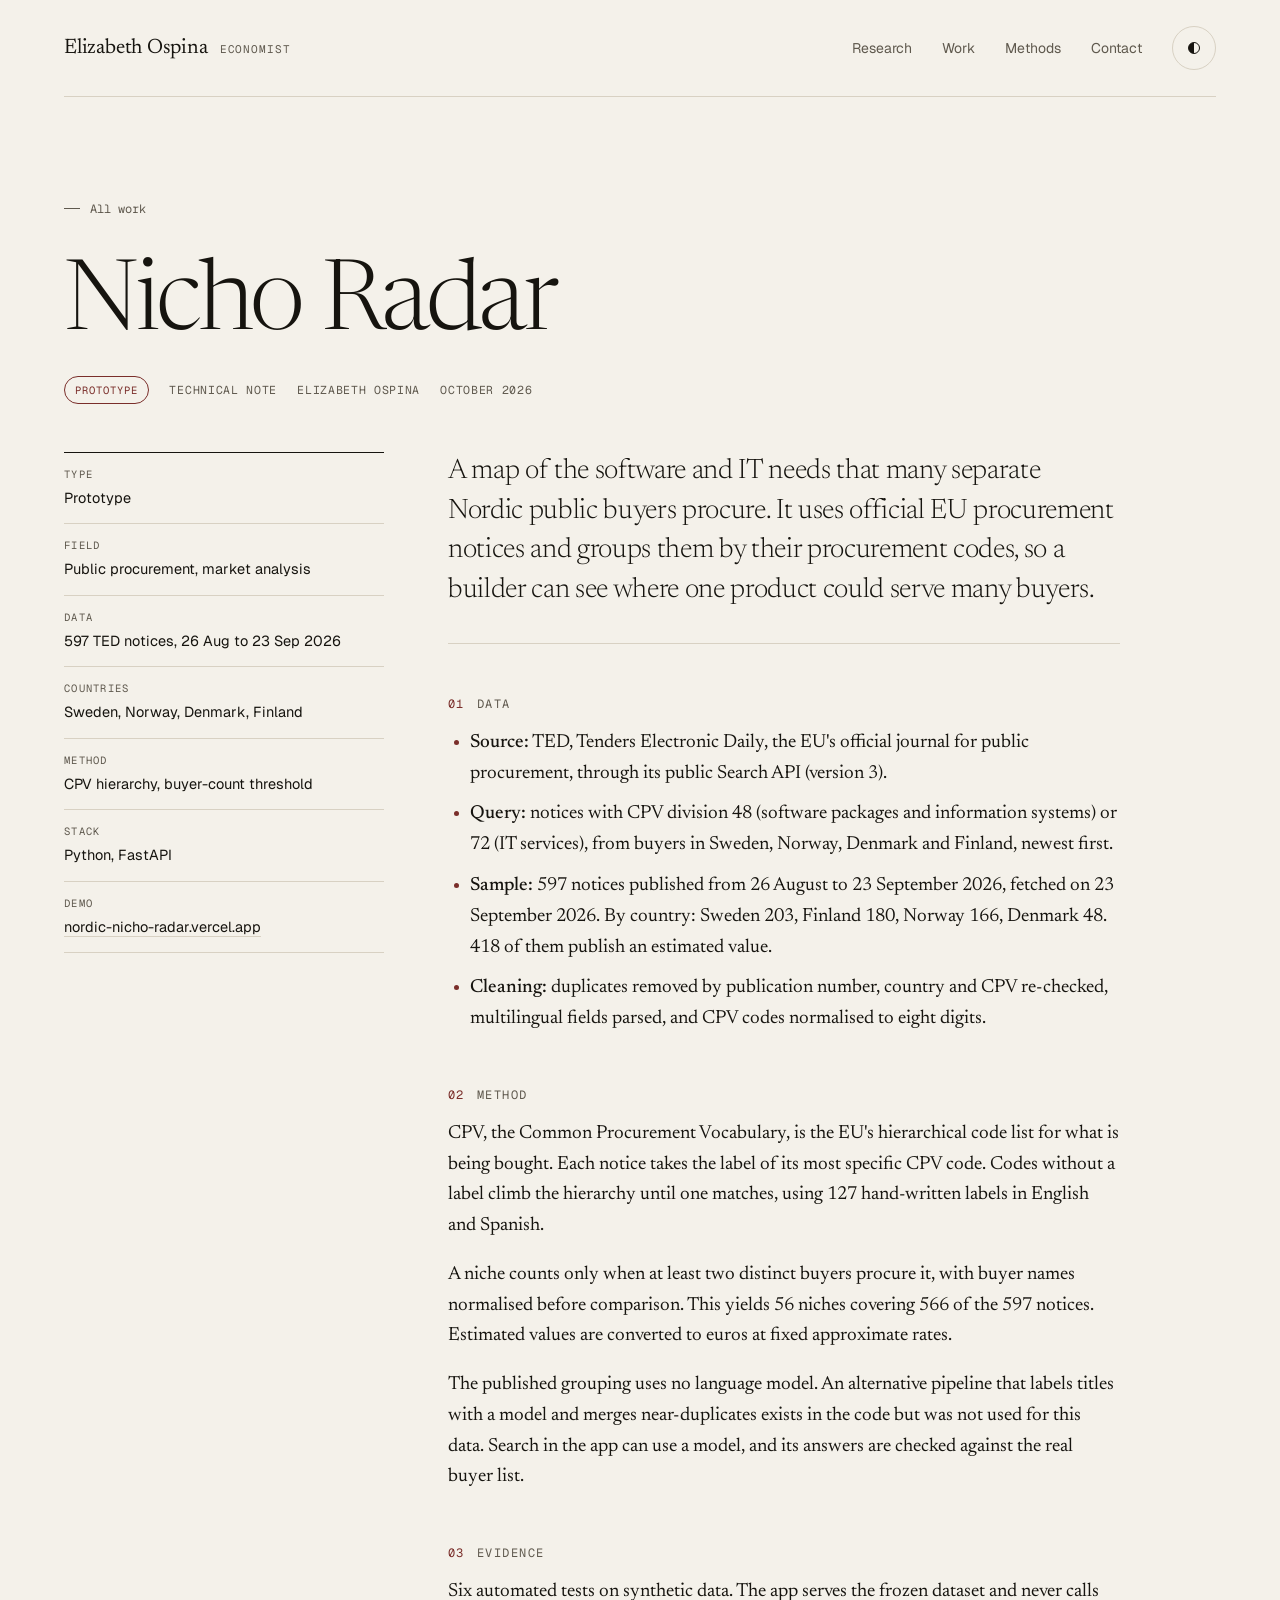
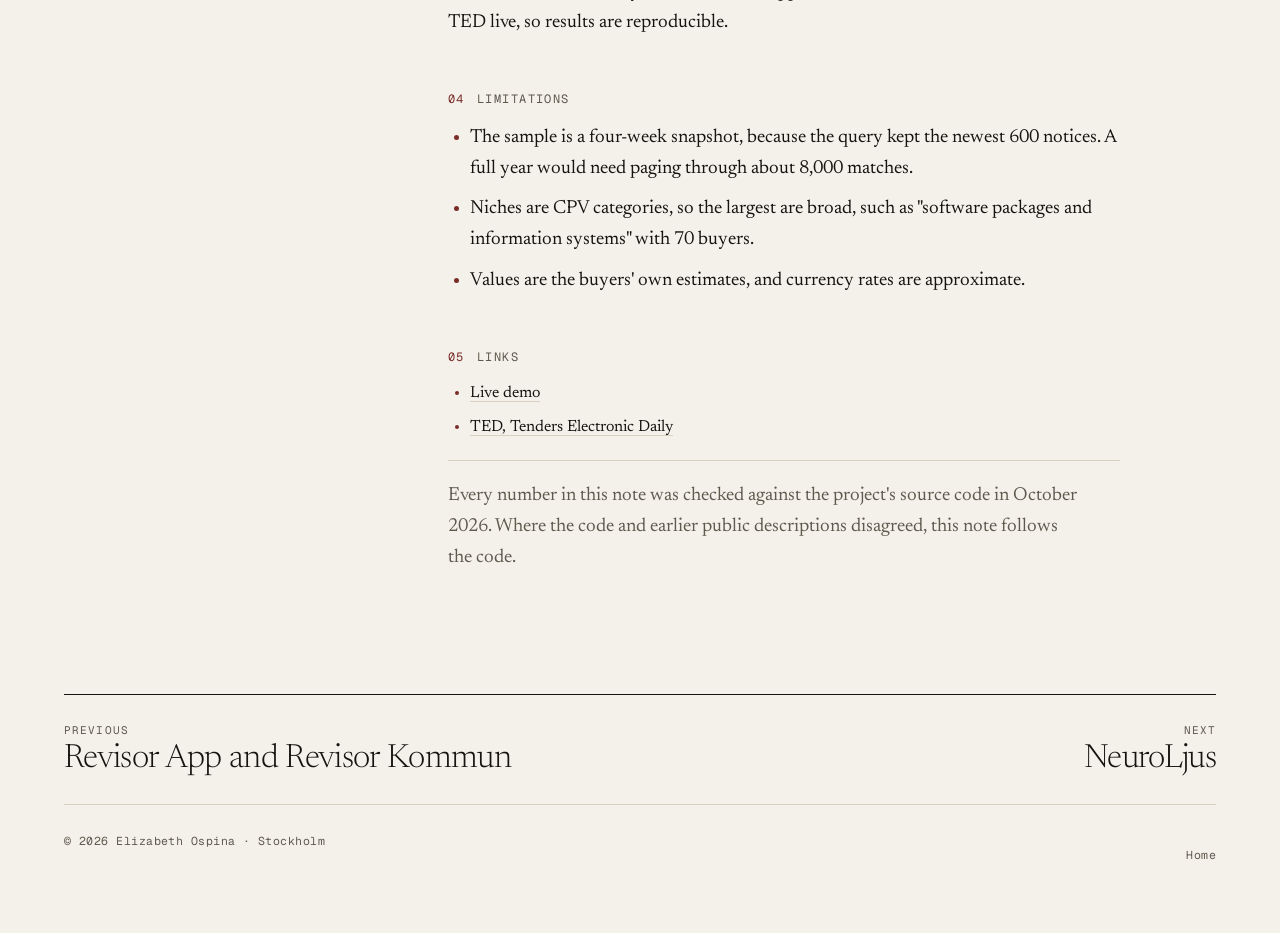
<file: work/nicho-radar.html>
<!DOCTYPE html>
<html lang="en">
<head>
<meta charset="utf-8">
<meta name="viewport" content="width=device-width, initial-scale=1">
<title>Nicho Radar · Elizabeth Ospina</title>
<meta name="description" content="Which software needs Nordic public buyers procure repeatedly: 597 TED notices (CPV 48 and 72) grouped along the CPV hierarchy into 56 niches with at least two distinct buyers.">
<meta property="og:title" content="Nicho Radar, a technical note by Elizabeth Ospina">
<meta property="og:description" content="Which software needs Nordic public buyers procure repeatedly: 597 TED notices (CPV 48 and 72) grouped along the CPV hierarchy into 56 niches with at least two distinct buyers.">
<script>(function(){var s;try{s=localStorage.getItem('eo-theme')}catch(e){}var t=s||(matchMedia('(prefers-color-scheme: dark)').matches?'dark':'light');document.documentElement.dataset.theme=t;})();</script>
<link rel="preconnect" href="https://fonts.googleapis.com">
<link rel="preconnect" href="https://fonts.gstatic.com" crossorigin>
<link rel="stylesheet" href="https://fonts.googleapis.com/css2?family=Newsreader:ital,opsz,wght@0,6..72,300;0,6..72,400;0,6..72,500;1,6..72,300;1,6..72,400&family=Geist:wght@400;500&family=Geist+Mono:wght@400&display=swap">
<link rel="icon" href="../favicon.svg" type="image/svg+xml">
<link rel="stylesheet" href="../assets/site.css">
</head>
<body>
<header class="wrap site-header">
  <a href="../index.html" class="brand">Elizabeth Ospina<small>Economist</small></a>
  <nav class="nav" aria-label="Main">
    <a href="../index.html#research">Research</a>
    <a href="../index.html#work">Work</a>
    <a href="../index.html#methods">Methods</a>
    <a href="../index.html#contact">Contact</a>
    <button id="theme-toggle" type="button" aria-label="Toggle light and dark theme"><span></span></button>
  </nav>
</header>
<main class="wrap">
  <div class="note-hero">
    <a class="back" href="../index.html#work">All work</a>
    <h1>Nicho Radar</h1>
    <div class="note-meta"><span class="tag accent">Prototype</span><span>Technical note</span><span>Elizabeth Ospina</span><span>October 2026</span></div>
  </div>
  <div class="note-layout">
    <dl class="keyfacts">
      <div><dt>Type</dt><dd>Prototype</dd></div>
      <div><dt>Field</dt><dd>Public procurement, market analysis</dd></div>
      <div><dt>Data</dt><dd>597 TED notices, 26 Aug to 23 Sep 2026</dd></div>
      <div><dt>Countries</dt><dd>Sweden, Norway, Denmark, Finland</dd></div>
      <div><dt>Method</dt><dd>CPV hierarchy, buyer-count threshold</dd></div>
      <div><dt>Stack</dt><dd>Python, FastAPI</dd></div>
      <div><dt>Demo</dt><dd><a href="https://nordic-nicho-radar.vercel.app" target="_blank" rel="noopener">nordic-nicho-radar.vercel.app</a></dd></div>
    </dl>
    <article class="prose">
    <p class="abstract">A map of the software and IT needs that many separate Nordic public buyers procure. It uses official EU procurement notices and groups them by their procurement codes, so a builder can see where one product could serve many buyers.</p>

    <h2>Data</h2>
    <ul>
      <li><strong>Source:</strong> TED, Tenders Electronic Daily, the EU's official journal for public procurement, through its public Search API (version 3).</li>
      <li><strong>Query:</strong> notices with CPV division 48 (software packages and information systems) or 72 (IT services), from buyers in Sweden, Norway, Denmark and Finland, newest first.</li>
      <li><strong>Sample:</strong> 597 notices published from 26 August to 23 September 2026, fetched on 23 September 2026. By country: Sweden 203, Finland 180, Norway 166, Denmark 48. 418 of them publish an estimated value.</li>
      <li><strong>Cleaning:</strong> duplicates removed by publication number, country and CPV re-checked, multilingual fields parsed, and CPV codes normalised to eight digits.</li>
    </ul>

    <h2>Method</h2>
    <p>CPV, the Common Procurement Vocabulary, is the EU's hierarchical code list for what is being bought. Each notice takes the label of its most specific CPV code. Codes without a label climb the hierarchy until one matches, using 127 hand-written labels in English and Spanish.</p>
    <p>A niche counts only when at least two distinct buyers procure it, with buyer names normalised before comparison. This yields 56 niches covering 566 of the 597 notices. Estimated values are converted to euros at fixed approximate rates.</p>
    <p>The published grouping uses no language model. An alternative pipeline that labels titles with a model and merges near-duplicates exists in the code but was not used for this data. Search in the app can use a model, and its answers are checked against the real buyer list.</p>

    <h2>Evidence</h2>
    <p>Six automated tests on synthetic data. The app serves the frozen dataset and never calls TED live, so results are reproducible.</p>

    <h2>Limitations</h2>
    <ul>
      <li>The sample is a four-week snapshot, because the query kept the newest 600 notices. A full year would need paging through about 8,000 matches.</li>
      <li>Niches are CPV categories, so the largest are broad, such as "software packages and information systems" with 70 buyers.</li>
      <li>Values are the buyers' own estimates, and currency rates are approximate.</li>
    </ul>

    <h2>Links</h2>
    <ul class="refs">
      <li><a href="https://nordic-nicho-radar.vercel.app" target="_blank" rel="noopener">Live demo</a></li>
      <li><a href="https://ted.europa.eu" target="_blank" rel="noopener">TED, Tenders Electronic Daily</a></li>
    </ul>
      <p class="verified">Every number in this note was checked against the project's source code in October 2026. Where the code and earlier public descriptions disagreed, this note follows the code.</p>
    </article>
  </div>
  <nav class="next" aria-label="More work">
    <div><span>Previous</span><a href="revisor.html">Revisor App and Revisor Kommun</a></div>
    <div style="text-align:right"><span>Next</span><a href="neuroljus.html">NeuroLjus</a></div>
  </nav>
</main>
<footer class="wrap site-footer">
  <span>© 2026 Elizabeth Ospina · Stockholm</span>
  <a href="../index.html">Home</a>
</footer>
<script>
document.getElementById('theme-toggle').addEventListener('click',function(){var r=document.documentElement,t=r.dataset.theme==='dark'?'light':'dark';r.dataset.theme=t;try{localStorage.setItem('eo-theme',t)}catch(e){}});
</script>
</body>
</html>
</file>
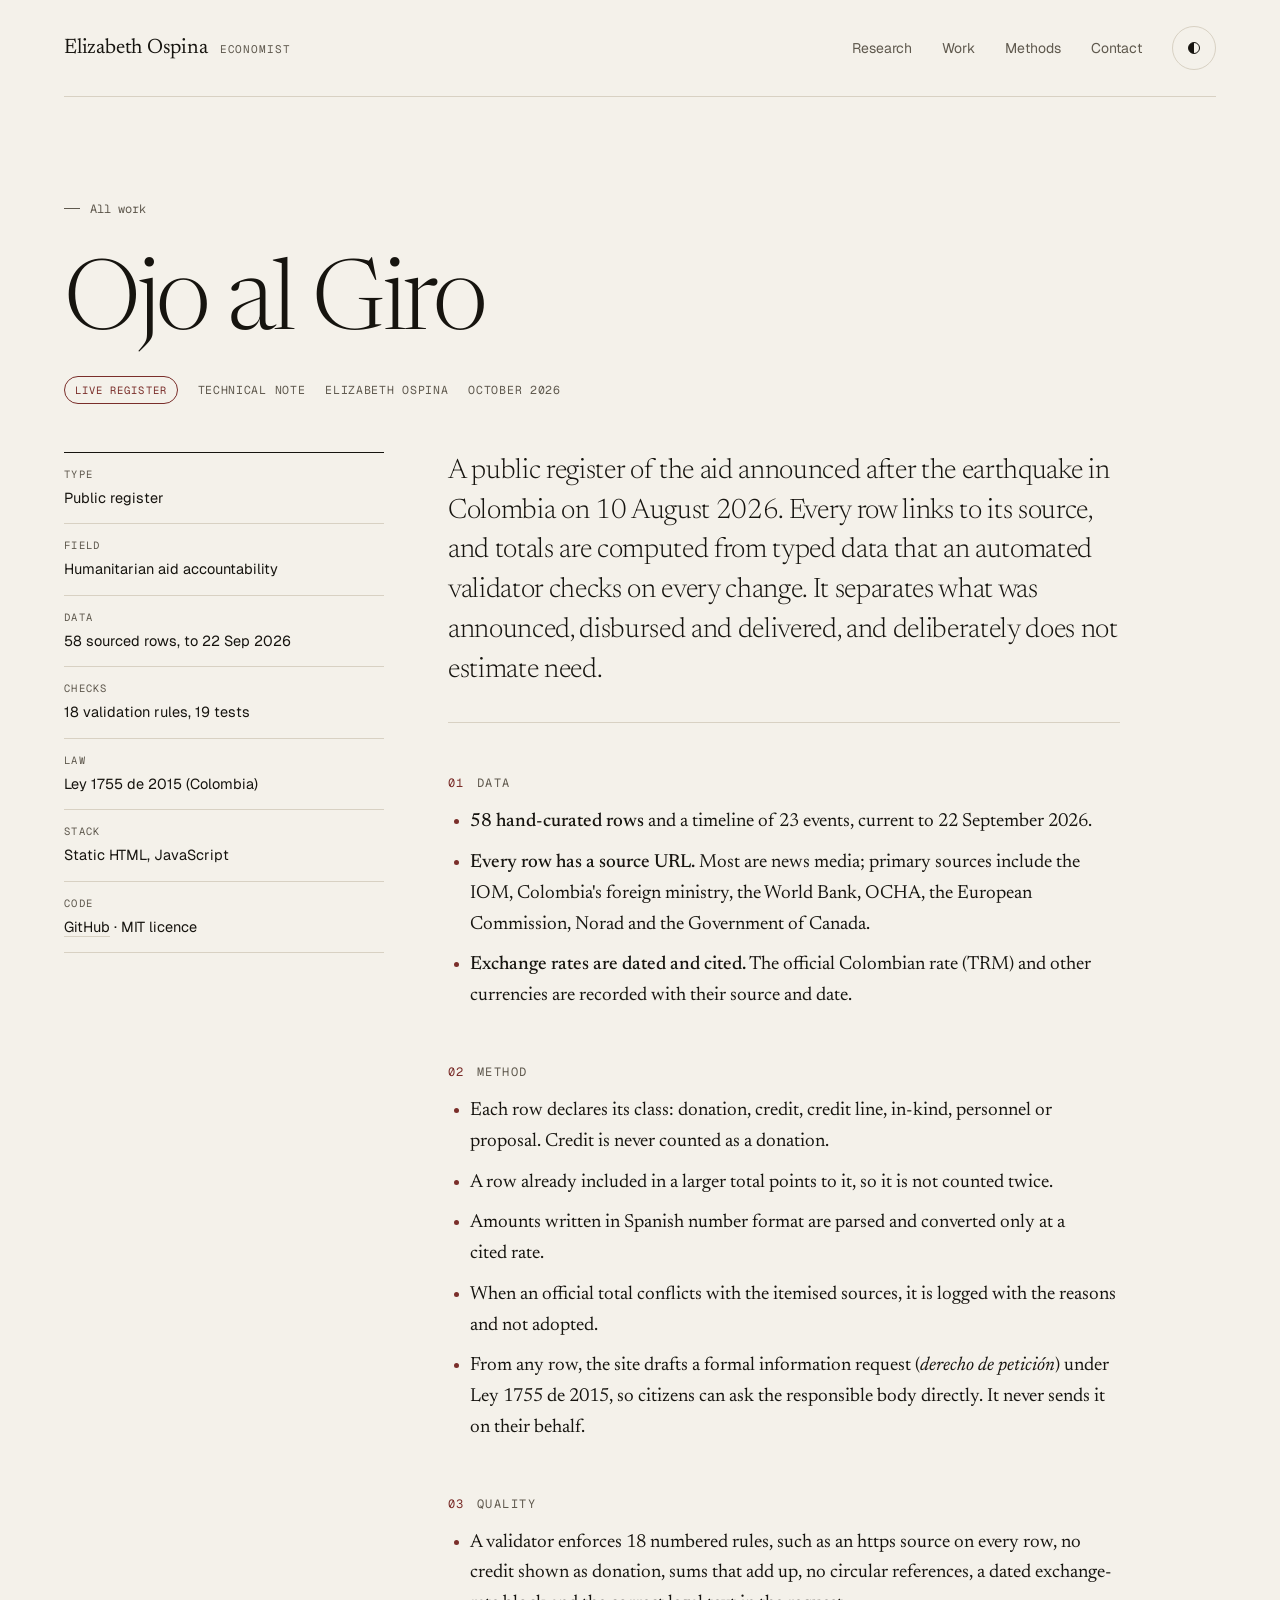
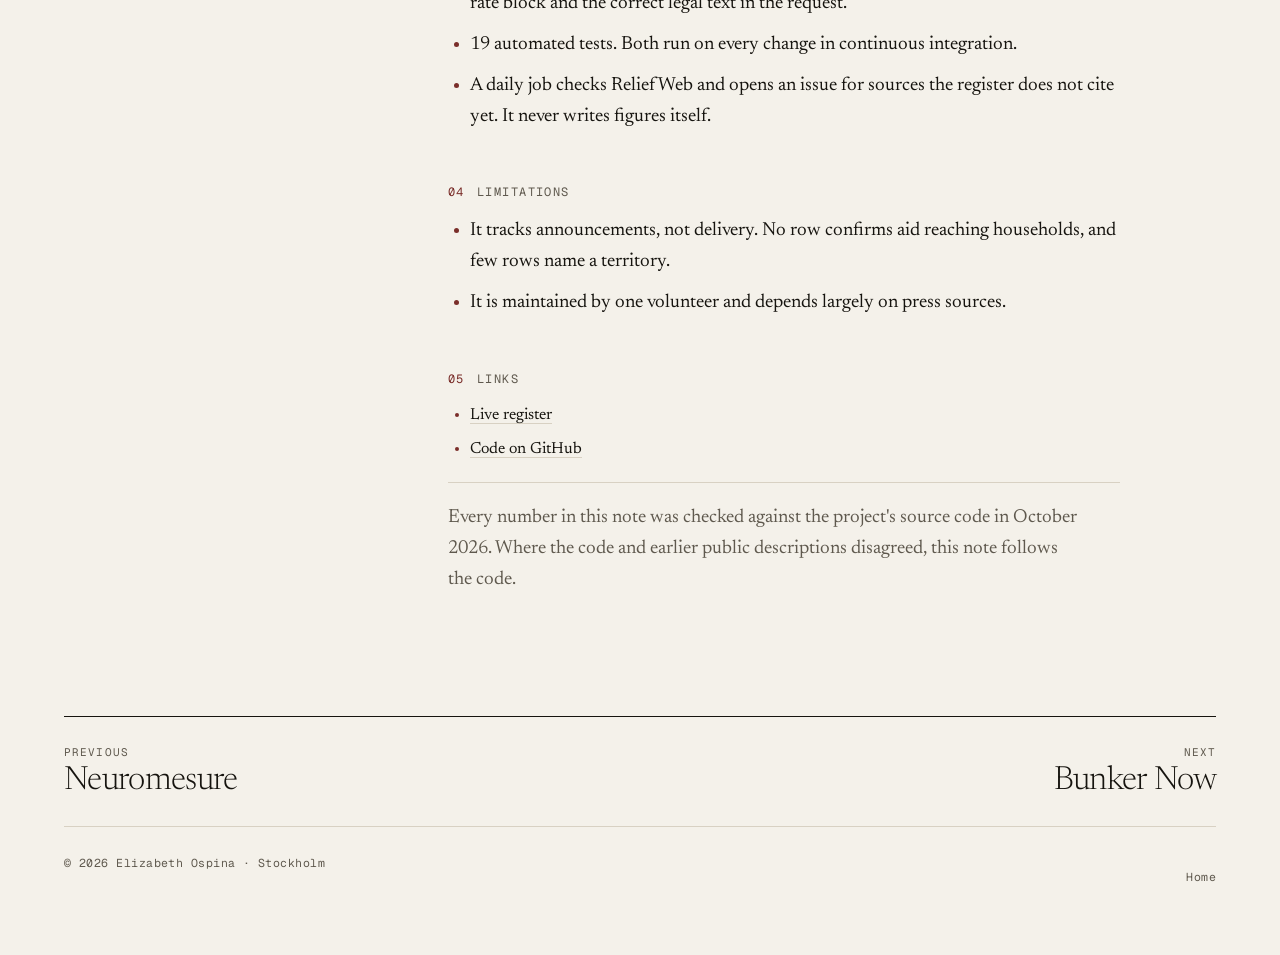
<file: work/ojo-al-giro.html>
<!DOCTYPE html>
<html lang="en">
<head>
<meta charset="utf-8">
<meta name="viewport" content="width=device-width, initial-scale=1">
<title>Ojo al Giro · Elizabeth Ospina</title>
<meta name="description" content="A hand-curated, source-per-row register of aid announced after the August 2026 Colombian earthquake, with totals computed from typed data and an automated rule validator.">
<meta property="og:title" content="Ojo al Giro, a technical note by Elizabeth Ospina">
<meta property="og:description" content="A hand-curated, source-per-row register of aid announced after the August 2026 Colombian earthquake, with totals computed from typed data and an automated rule validator.">
<script>(function(){var s;try{s=localStorage.getItem('eo-theme')}catch(e){}var t=s||(matchMedia('(prefers-color-scheme: dark)').matches?'dark':'light');document.documentElement.dataset.theme=t;})();</script>
<link rel="preconnect" href="https://fonts.googleapis.com">
<link rel="preconnect" href="https://fonts.gstatic.com" crossorigin>
<link rel="stylesheet" href="https://fonts.googleapis.com/css2?family=Newsreader:ital,opsz,wght@0,6..72,300;0,6..72,400;0,6..72,500;1,6..72,300;1,6..72,400&family=Geist:wght@400;500&family=Geist+Mono:wght@400&display=swap">
<link rel="icon" href="../favicon.svg" type="image/svg+xml">
<link rel="stylesheet" href="../assets/site.css">
</head>
<body>
<header class="wrap site-header">
  <a href="../index.html" class="brand">Elizabeth Ospina<small>Economist</small></a>
  <nav class="nav" aria-label="Main">
    <a href="../index.html#research">Research</a>
    <a href="../index.html#work">Work</a>
    <a href="../index.html#methods">Methods</a>
    <a href="../index.html#contact">Contact</a>
    <button id="theme-toggle" type="button" aria-label="Toggle light and dark theme"><span></span></button>
  </nav>
</header>
<main class="wrap">
  <div class="note-hero">
    <a class="back" href="../index.html#work">All work</a>
    <h1>Ojo al Giro</h1>
    <div class="note-meta"><span class="tag accent">Live register</span><span>Technical note</span><span>Elizabeth Ospina</span><span>October 2026</span></div>
  </div>
  <div class="note-layout">
    <dl class="keyfacts">
      <div><dt>Type</dt><dd>Public register</dd></div>
      <div><dt>Field</dt><dd>Humanitarian aid accountability</dd></div>
      <div><dt>Data</dt><dd>58 sourced rows, to 22 Sep 2026</dd></div>
      <div><dt>Checks</dt><dd>18 validation rules, 19 tests</dd></div>
      <div><dt>Law</dt><dd>Ley 1755 de 2015 (Colombia)</dd></div>
      <div><dt>Stack</dt><dd>Static HTML, JavaScript</dd></div>
      <div><dt>Code</dt><dd><a href="https://github.com/eliospina/ojo-al-giro" target="_blank" rel="noopener">GitHub</a> · MIT licence</dd></div>
    </dl>
    <article class="prose">
    <p class="abstract">A public register of the aid announced after the earthquake in Colombia on 10 August 2026. Every row links to its source, and totals are computed from typed data that an automated validator checks on every change. It separates what was announced, disbursed and delivered, and deliberately does not estimate need.</p>

    <h2>Data</h2>
    <ul>
      <li><strong>58 hand-curated rows</strong> and a timeline of 23 events, current to 22 September 2026.</li>
      <li><strong>Every row has a source URL.</strong> Most are news media; primary sources include the IOM, Colombia's foreign ministry, the World Bank, OCHA, the European Commission, Norad and the Government of Canada.</li>
      <li><strong>Exchange rates are dated and cited.</strong> The official Colombian rate (TRM) and other currencies are recorded with their source and date.</li>
    </ul>

    <h2>Method</h2>
    <ul>
      <li>Each row declares its class: donation, credit, credit line, in-kind, personnel or proposal. Credit is never counted as a donation.</li>
      <li>A row already included in a larger total points to it, so it is not counted twice.</li>
      <li>Amounts written in Spanish number format are parsed and converted only at a cited rate.</li>
      <li>When an official total conflicts with the itemised sources, it is logged with the reasons and not adopted.</li>
      <li>From any row, the site drafts a formal information request (<em>derecho de petición</em>) under Ley 1755 de 2015, so citizens can ask the responsible body directly. It never sends it on their behalf.</li>
    </ul>

    <h2>Quality</h2>
    <ul>
      <li>A validator enforces 18 numbered rules, such as an https source on every row, no credit shown as donation, sums that add up, no circular references, a dated exchange-rate block and the correct legal text in the request.</li>
      <li>19 automated tests. Both run on every change in continuous integration.</li>
      <li>A daily job checks ReliefWeb and opens an issue for sources the register does not cite yet. It never writes figures itself.</li>
    </ul>

    <h2>Limitations</h2>
    <ul>
      <li>It tracks announcements, not delivery. No row confirms aid reaching households, and few rows name a territory.</li>
      <li>It is maintained by one volunteer and depends largely on press sources.</li>
    </ul>

    <h2>Links</h2>
    <ul class="refs">
      <li><a href="https://ojo-al-giro.vercel.app" target="_blank" rel="noopener">Live register</a></li>
      <li><a href="https://github.com/eliospina/ojo-al-giro" target="_blank" rel="noopener">Code on GitHub</a></li>
    </ul>
      <p class="verified">Every number in this note was checked against the project's source code in October 2026. Where the code and earlier public descriptions disagreed, this note follows the code.</p>
    </article>
  </div>
  <nav class="next" aria-label="More work">
    <div><span>Previous</span><a href="neuromesure.html">Neuromesure</a></div>
    <div style="text-align:right"><span>Next</span><a href="bunker-now.html">Bunker Now</a></div>
  </nav>
</main>
<footer class="wrap site-footer">
  <span>© 2026 Elizabeth Ospina · Stockholm</span>
  <a href="../index.html">Home</a>
</footer>
<script>
document.getElementById('theme-toggle').addEventListener('click',function(){var r=document.documentElement,t=r.dataset.theme==='dark'?'light':'dark';r.dataset.theme=t;try{localStorage.setItem('eo-theme',t)}catch(e){}});
</script>
</body>
</html>
</file>
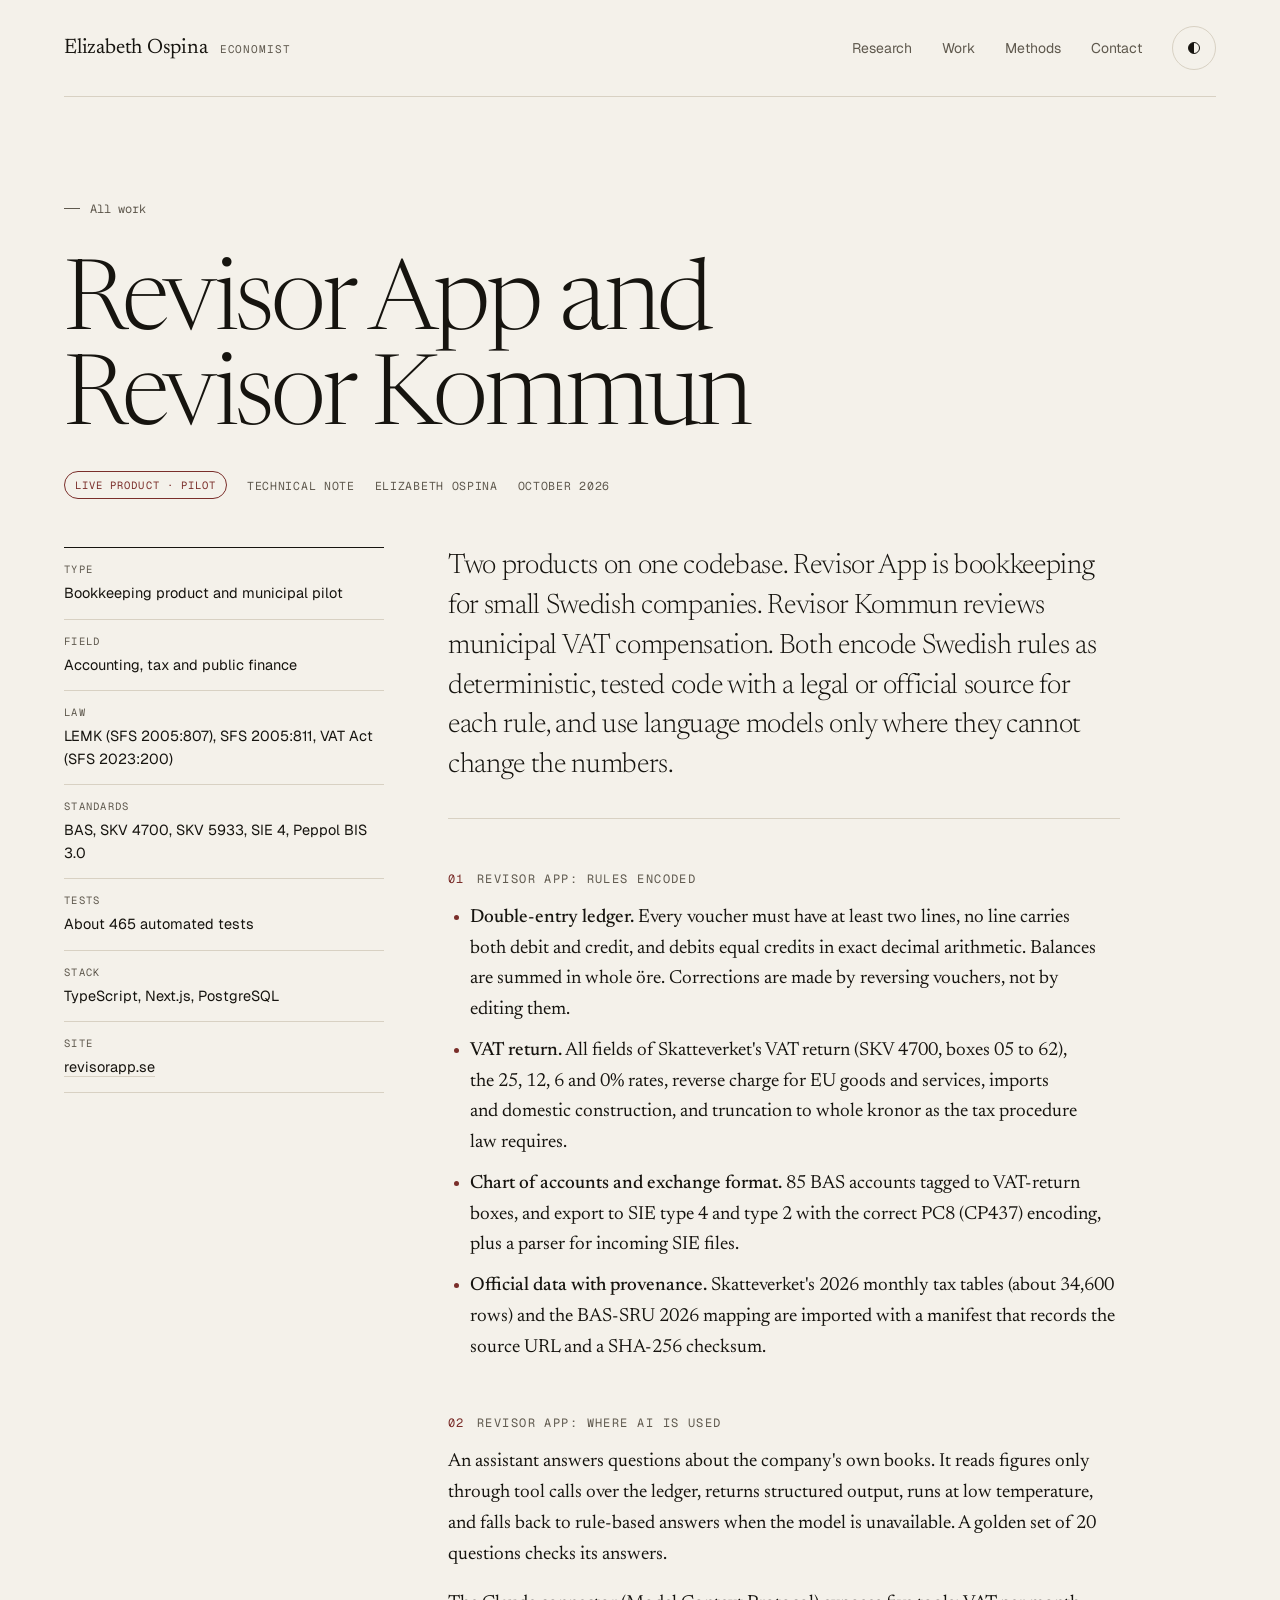
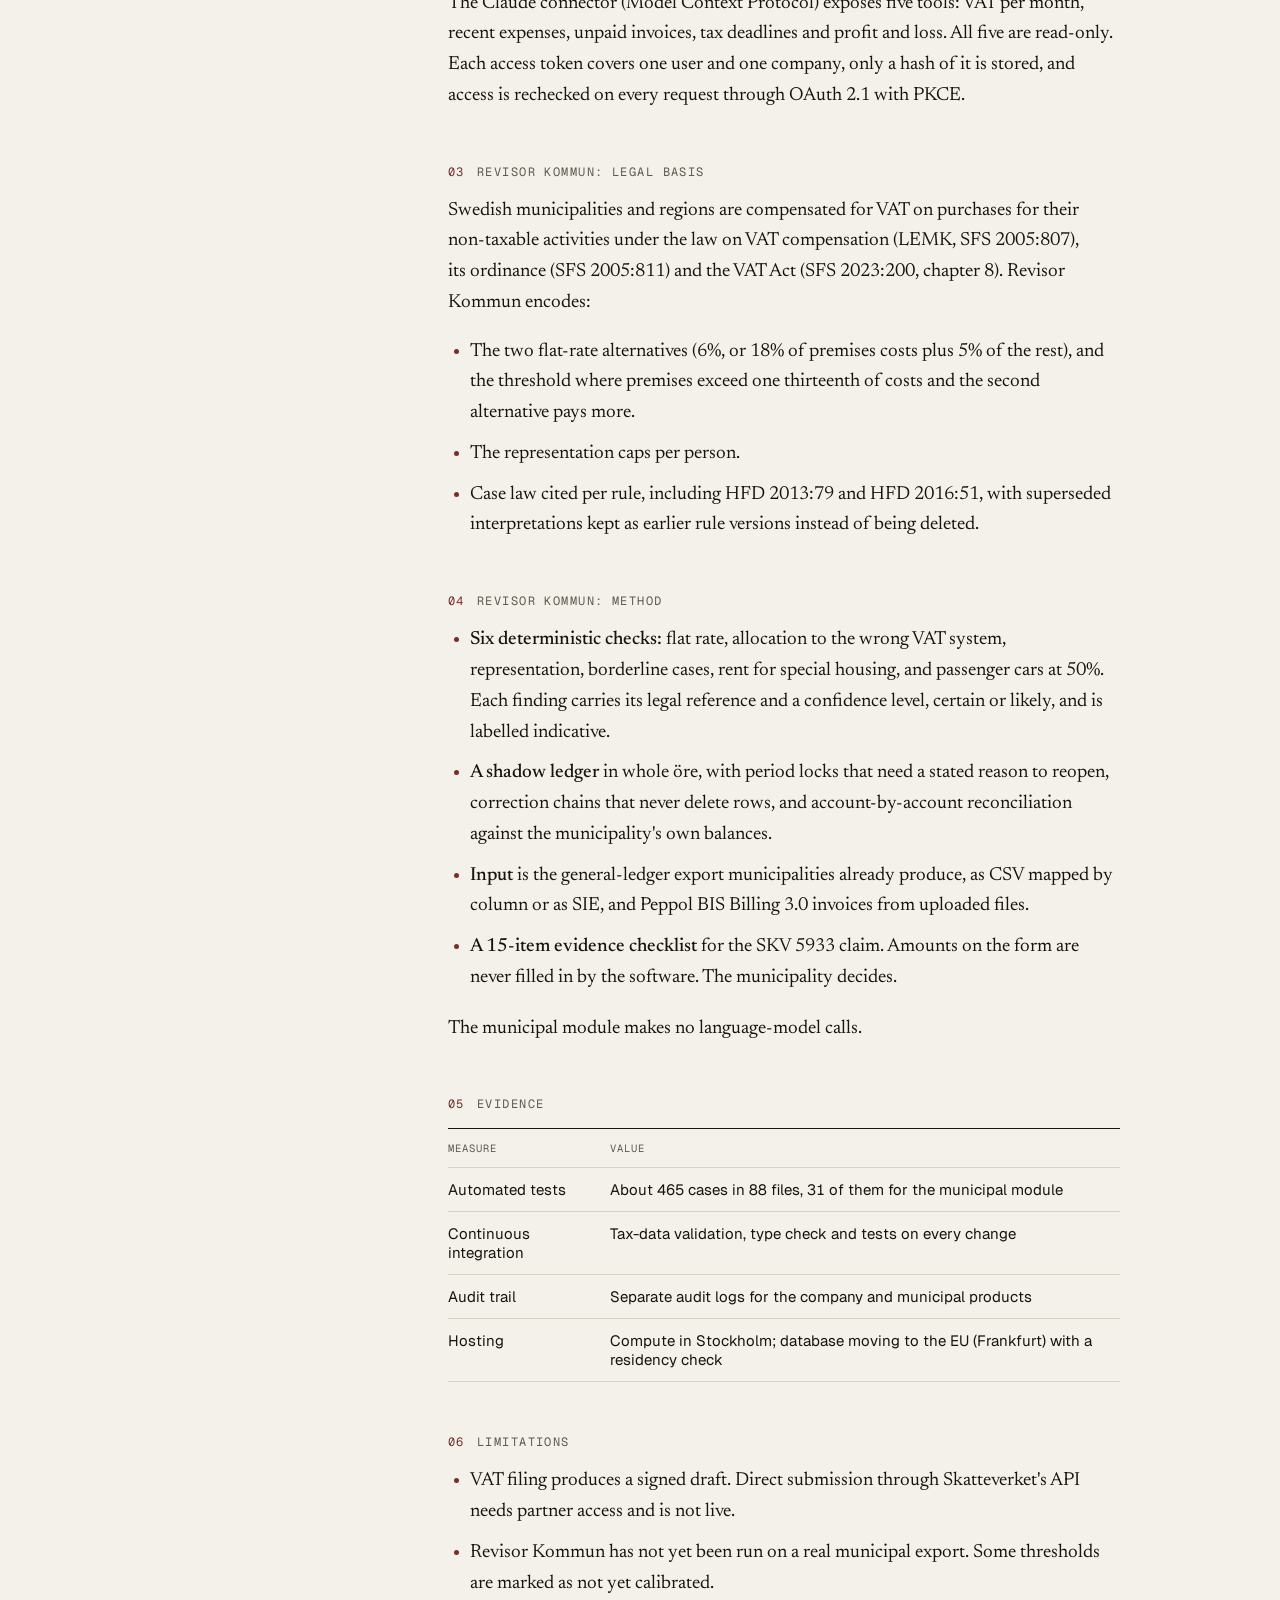
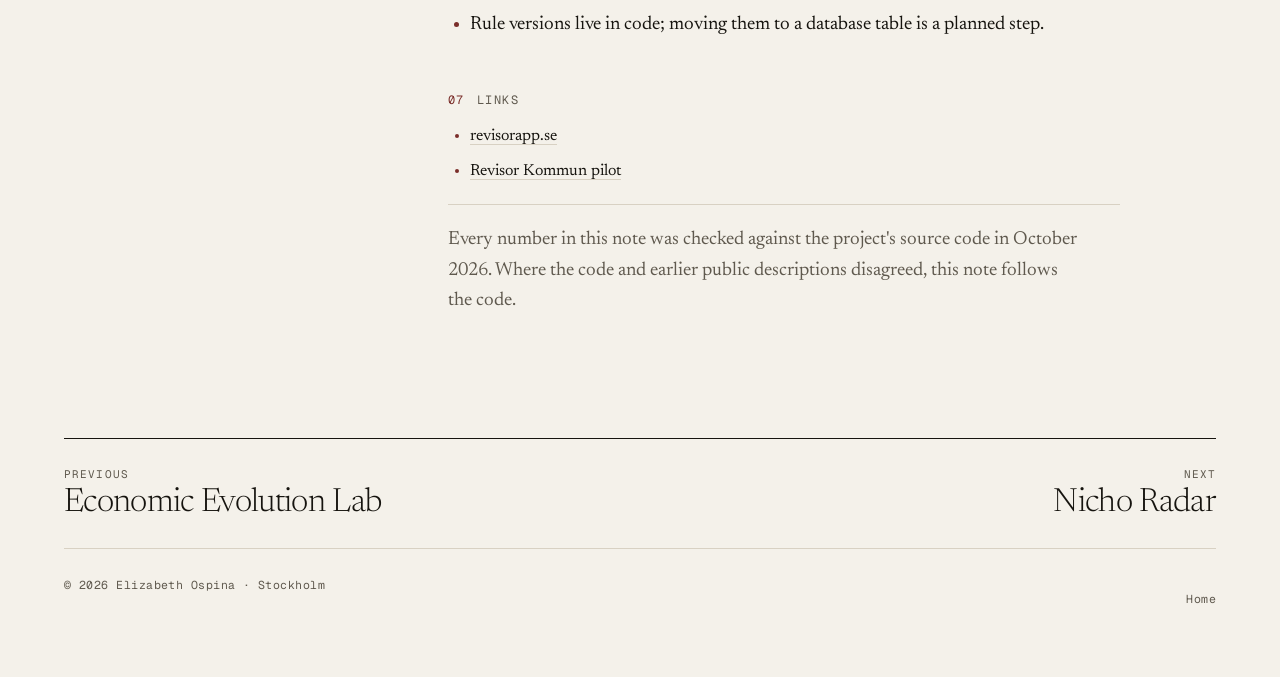
<file: work/revisor.html>
<!DOCTYPE html>
<html lang="en">
<head>
<meta charset="utf-8">
<meta name="viewport" content="width=device-width, initial-scale=1">
<title>Revisor App and Revisor Kommun · Elizabeth Ospina</title>
<meta name="description" content="Swedish bookkeeping and municipal VAT compensation encoded as deterministic, tested rules: double-entry validation, SKV 4700 VAT return mapping, SIE 4 export, and LEMK-based checks with legal citations.">
<meta property="og:title" content="Revisor App and Revisor Kommun, a technical note by Elizabeth Ospina">
<meta property="og:description" content="Swedish bookkeeping and municipal VAT compensation encoded as deterministic, tested rules: double-entry validation, SKV 4700 VAT return mapping, SIE 4 export, and LEMK-based checks with legal citations.">
<script>(function(){var s;try{s=localStorage.getItem('eo-theme')}catch(e){}var t=s||(matchMedia('(prefers-color-scheme: dark)').matches?'dark':'light');document.documentElement.dataset.theme=t;})();</script>
<link rel="preconnect" href="https://fonts.googleapis.com">
<link rel="preconnect" href="https://fonts.gstatic.com" crossorigin>
<link rel="stylesheet" href="https://fonts.googleapis.com/css2?family=Newsreader:ital,opsz,wght@0,6..72,300;0,6..72,400;0,6..72,500;1,6..72,300;1,6..72,400&family=Geist:wght@400;500&family=Geist+Mono:wght@400&display=swap">
<link rel="icon" href="../favicon.svg" type="image/svg+xml">
<link rel="stylesheet" href="../assets/site.css">
</head>
<body>
<header class="wrap site-header">
  <a href="../index.html" class="brand">Elizabeth Ospina<small>Economist</small></a>
  <nav class="nav" aria-label="Main">
    <a href="../index.html#research">Research</a>
    <a href="../index.html#work">Work</a>
    <a href="../index.html#methods">Methods</a>
    <a href="../index.html#contact">Contact</a>
    <button id="theme-toggle" type="button" aria-label="Toggle light and dark theme"><span></span></button>
  </nav>
</header>
<main class="wrap">
  <div class="note-hero">
    <a class="back" href="../index.html#work">All work</a>
    <h1>Revisor App and Revisor Kommun</h1>
    <div class="note-meta"><span class="tag accent">Live product · Pilot</span><span>Technical note</span><span>Elizabeth Ospina</span><span>October 2026</span></div>
  </div>
  <div class="note-layout">
    <dl class="keyfacts">
      <div><dt>Type</dt><dd>Bookkeeping product and municipal pilot</dd></div>
      <div><dt>Field</dt><dd>Accounting, tax and public finance</dd></div>
      <div><dt>Law</dt><dd>LEMK (SFS 2005:807), SFS 2005:811, VAT Act (SFS 2023:200)</dd></div>
      <div><dt>Standards</dt><dd>BAS, SKV 4700, SKV 5933, SIE 4, Peppol BIS 3.0</dd></div>
      <div><dt>Tests</dt><dd>About 465 automated tests</dd></div>
      <div><dt>Stack</dt><dd>TypeScript, Next.js, PostgreSQL</dd></div>
      <div><dt>Site</dt><dd><a href="https://revisorapp.se" target="_blank" rel="noopener">revisorapp.se</a></dd></div>
    </dl>
    <article class="prose">
    <p class="abstract">Two products on one codebase. Revisor App is bookkeeping for small Swedish companies. Revisor Kommun reviews municipal VAT compensation. Both encode Swedish rules as deterministic, tested code with a legal or official source for each rule, and use language models only where they cannot change the numbers.</p>

    <h2>Revisor App: rules encoded</h2>
    <ul>
      <li><strong>Double-entry ledger.</strong> Every voucher must have at least two lines, no line carries both debit and credit, and debits equal credits in exact decimal arithmetic. Balances are summed in whole öre. Corrections are made by reversing vouchers, not by editing them.</li>
      <li><strong>VAT return.</strong> All fields of Skatteverket's VAT return (SKV 4700, boxes 05 to 62), the 25, 12, 6 and 0% rates, reverse charge for EU goods and services, imports and domestic construction, and truncation to whole kronor as the tax procedure law requires.</li>
      <li><strong>Chart of accounts and exchange format.</strong> 85 BAS accounts tagged to VAT-return boxes, and export to SIE type 4 and type 2 with the correct PC8 (CP437) encoding, plus a parser for incoming SIE files.</li>
      <li><strong>Official data with provenance.</strong> Skatteverket's 2026 monthly tax tables (about 34,600 rows) and the BAS-SRU 2026 mapping are imported with a manifest that records the source URL and a SHA-256 checksum.</li>
    </ul>

    <h2>Revisor App: where AI is used</h2>
    <p>An assistant answers questions about the company's own books. It reads figures only through tool calls over the ledger, returns structured output, runs at low temperature, and falls back to rule-based answers when the model is unavailable. A golden set of 20 questions checks its answers.</p>
    <p>The Claude connector (Model Context Protocol) exposes five tools: VAT per month, recent expenses, unpaid invoices, tax deadlines and profit and loss. All five are read-only. Each access token covers one user and one company, only a hash of it is stored, and access is rechecked on every request through OAuth 2.1 with PKCE.</p>

    <h2 id="kommun">Revisor Kommun: legal basis</h2>
    <p>Swedish municipalities and regions are compensated for VAT on purchases for their non-taxable activities under the law on VAT compensation (LEMK, SFS 2005:807), its ordinance (SFS 2005:811) and the VAT Act (SFS 2023:200, chapter 8). Revisor Kommun encodes:</p>
    <ul>
      <li>The two flat-rate alternatives (6%, or 18% of premises costs plus 5% of the rest), and the threshold where premises exceed one thirteenth of costs and the second alternative pays more.</li>
      <li>The representation caps per person.</li>
      <li>Case law cited per rule, including HFD 2013:79 and HFD 2016:51, with superseded interpretations kept as earlier rule versions instead of being deleted.</li>
    </ul>

    <h2>Revisor Kommun: method</h2>
    <ul>
      <li><strong>Six deterministic checks:</strong> flat rate, allocation to the wrong VAT system, representation, borderline cases, rent for special housing, and passenger cars at 50%. Each finding carries its legal reference and a confidence level, certain or likely, and is labelled indicative.</li>
      <li><strong>A shadow ledger</strong> in whole öre, with period locks that need a stated reason to reopen, correction chains that never delete rows, and account-by-account reconciliation against the municipality's own balances.</li>
      <li><strong>Input</strong> is the general-ledger export municipalities already produce, as CSV mapped by column or as SIE, and Peppol BIS Billing 3.0 invoices from uploaded files.</li>
      <li><strong>A 15-item evidence checklist</strong> for the SKV 5933 claim. Amounts on the form are never filled in by the software. The municipality decides.</li>
    </ul>
    <p>The municipal module makes no language-model calls.</p>

    <h2>Evidence</h2>
    <div class="table-box">
    <table>
      <thead><tr><th>Measure</th><th>Value</th></tr></thead>
      <tbody>
        <tr><td>Automated tests</td><td>About 465 cases in 88 files, 31 of them for the municipal module</td></tr>
        <tr><td>Continuous integration</td><td>Tax-data validation, type check and tests on every change</td></tr>
        <tr><td>Audit trail</td><td>Separate audit logs for the company and municipal products</td></tr>
        <tr><td>Hosting</td><td>Compute in Stockholm; database moving to the EU (Frankfurt) with a residency check</td></tr>
      </tbody>
    </table>
    </div>

    <h2>Limitations</h2>
    <ul>
      <li>VAT filing produces a signed draft. Direct submission through Skatteverket's API needs partner access and is not live.</li>
      <li>Revisor Kommun has not yet been run on a real municipal export. Some thresholds are marked as not yet calibrated.</li>
      <li>Rule versions live in code; moving them to a database table is a planned step.</li>
    </ul>

    <h2>Links</h2>
    <ul class="refs">
      <li><a href="https://revisorapp.se" target="_blank" rel="noopener">revisorapp.se</a></li>
      <li><a href="https://revisorapp.se/kommun/pilot" target="_blank" rel="noopener">Revisor Kommun pilot</a></li>
    </ul>
      <p class="verified">Every number in this note was checked against the project's source code in October 2026. Where the code and earlier public descriptions disagreed, this note follows the code.</p>
    </article>
  </div>
  <nav class="next" aria-label="More work">
    <div><span>Previous</span><a href="economic-evolution-lab.html">Economic Evolution Lab</a></div>
    <div style="text-align:right"><span>Next</span><a href="nicho-radar.html">Nicho Radar</a></div>
  </nav>
</main>
<footer class="wrap site-footer">
  <span>© 2026 Elizabeth Ospina · Stockholm</span>
  <a href="../index.html">Home</a>
</footer>
<script>
document.getElementById('theme-toggle').addEventListener('click',function(){var r=document.documentElement,t=r.dataset.theme==='dark'?'light':'dark';r.dataset.theme=t;try{localStorage.setItem('eo-theme',t)}catch(e){}});
</script>
</body>
</html>
</file>
<file: assets/site.css>
/* Elizabeth Ospina — editorial system
   Paper, ink and one oxblood accent. Serif for reading, sans for interface,
   mono for data. */
:root{
  --bg:#F4F1EA;--paper:#FBF9F4;--ink:#16140F;--mute:#5F594E;--rule:#D8D1C3;--rule-strong:#16140F;
  --accent:#7A2E2A;--chip:#ECE7DC;--figure:#FFFFFF;
  --serif:Newsreader,Georgia,serif;--sans:Geist,system-ui,sans-serif;--mono:'Geist Mono',ui-monospace,monospace;
  --gutter:clamp(20px,5vw,64px);--max:1240px;
}
:root[data-theme="dark"]{
  --bg:#11100D;--paper:#181713;--ink:#EEE9DF;--mute:#A8A194;--rule:#2C2A25;--rule-strong:#EEE9DF;
  --accent:#E2A193;--chip:#23211C;--figure:#FFFFFF;
}
*{box-sizing:border-box}
html{scroll-behavior:smooth}
html,body{margin:0;background:var(--bg);color:var(--ink);transition:background .3s,color .3s}
body{font-family:var(--sans);-webkit-font-smoothing:antialiased;text-rendering:optimizeLegibility;font-feature-settings:"kern" 1}
a{color:inherit;text-decoration:none}
::selection{background:var(--accent);color:var(--bg)}
.wrap{width:min(var(--max),calc(100% - 2 * var(--gutter)));margin-left:auto;margin-right:auto}
.num{font-variant-numeric:lining-nums tabular-nums}

/* header */
.site-header{display:flex;align-items:center;justify-content:space-between;gap:24px;flex-wrap:wrap;padding-top:26px;padding-bottom:26px;border-bottom:1px solid var(--rule)}
.brand{font-family:var(--serif);font-size:21px;letter-spacing:-0.01em;white-space:nowrap}
.brand small{font-family:var(--mono);font-size:11px;letter-spacing:0.08em;text-transform:uppercase;color:var(--mute);margin-left:12px}
.nav{display:flex;align-items:center;gap:clamp(14px,2.6vw,30px);font-size:14px;flex-wrap:wrap}
.nav a{color:var(--mute);min-height:44px;display:inline-flex;align-items:center}
.nav a:hover{color:var(--ink)}
#theme-toggle{width:44px;height:44px;border-radius:50%;border:1px solid var(--rule);background:transparent;cursor:pointer;display:flex;align-items:center;justify-content:center;padding:0;color:var(--ink)}
#theme-toggle:hover{border-color:var(--ink)}
#theme-toggle span{width:12px;height:12px;border-radius:50%;background:linear-gradient(90deg,var(--ink) 50%,transparent 50%);border:1px solid var(--ink)}

/* type primitives */
.eyebrow{margin:0;font-family:var(--mono);font-weight:400;font-size:12px;letter-spacing:0.12em;text-transform:uppercase;color:var(--mute)}
.eyebrow .sec{color:var(--accent);margin-right:10px}
.h-display{margin:0;font-family:var(--serif);font-weight:300;letter-spacing:-0.035em;line-height:0.96}
.h-section{margin:0;font-family:var(--serif);font-weight:300;font-size:clamp(34px,4.4vw,60px);line-height:1.02;letter-spacing:-0.03em;text-wrap:balance}
.serif{font-family:var(--serif)}
.lead{margin:0;font-family:var(--serif);font-weight:300;font-size:clamp(21px,2.1vw,27px);line-height:1.45;letter-spacing:-0.01em;text-wrap:pretty}
.body{font-size:16px;line-height:1.7;text-wrap:pretty}
.muted{color:var(--mute)}
.textlink{font-family:var(--mono);font-size:12.5px;letter-spacing:0.02em;display:inline-flex;align-items:center;min-height:44px;text-decoration:underline;text-underline-offset:5px;text-decoration-color:var(--rule)}
.textlink:hover{color:var(--accent);text-decoration-color:var(--accent)}
.links{display:flex;flex-wrap:wrap;gap:0 26px}

/* hero */
.hero{padding-top:clamp(56px,9vw,128px);padding-bottom:clamp(56px,8vw,104px)}
.hero-grid{display:grid;grid-template-columns:minmax(0,1.55fr) minmax(0,1fr);gap:clamp(40px,6vw,96px);align-items:end}
@media (max-width:860px){.hero-grid{grid-template-columns:minmax(0,1fr)}}
.hero h1{font-size:clamp(60px,10.4vw,152px)}
.hero h1 em{font-style:italic;color:var(--accent)}
.portrait{margin:0;justify-self:end;width:100%;max-width:340px}
.portrait .frame{aspect-ratio:4/5;overflow:hidden;background:var(--chip);border-radius:2px}
.portrait img{width:100%;height:100%;object-fit:cover;display:block}
.portrait figcaption{display:flex;justify-content:space-between;gap:12px;margin-top:12px;font-family:var(--mono);font-size:11px;letter-spacing:0.08em;text-transform:uppercase;color:var(--mute)}
@media (max-width:860px){.portrait{justify-self:start;max-width:240px}}

/* section scaffolding */
.section{padding-top:clamp(72px,9vw,136px);padding-bottom:clamp(72px,9vw,136px);border-top:1px solid var(--rule)}
.section-head{display:grid;grid-template-columns:minmax(0,1fr) minmax(0,2.2fr);gap:24px clamp(32px,5vw,80px);align-items:start;margin-bottom:clamp(40px,5vw,72px)}
@media (max-width:860px){.section-head{grid-template-columns:minmax(0,1fr)}}
.section-head .lead{max-width:34em}

/* agenda */
.agenda{display:grid;grid-template-columns:minmax(0,1fr) minmax(0,2.2fr);gap:24px clamp(32px,5vw,80px)}
@media (max-width:860px){.agenda{grid-template-columns:minmax(0,1fr)}}
.agenda .statement{margin:0;font-family:var(--serif);font-weight:300;font-size:clamp(28px,3.4vw,46px);line-height:1.18;letter-spacing:-0.022em;text-wrap:pretty}
.agenda .statement em{color:var(--accent)}
.pillars{display:grid;grid-template-columns:repeat(4,minmax(0,1fr));gap:0 32px;margin-top:clamp(40px,5vw,64px);border-top:1px solid var(--rule-strong)}
@media (max-width:1060px){.pillars{grid-template-columns:repeat(2,minmax(0,1fr))}}
@media (max-width:760px){.pillars{grid-template-columns:minmax(0,1fr)}}
.pillar{padding:20px 0 4px}
.pillar h3{margin:0 0 10px;font-family:var(--sans);font-weight:500;font-size:15px;letter-spacing:-0.005em}
.pillar p{margin:0;font-size:15px;line-height:1.65;color:var(--mute);text-wrap:pretty}
@media (max-width:760px){.pillar{border-bottom:1px solid var(--rule);padding-bottom:20px}}

/* key figures */
.figures{display:grid;grid-template-columns:repeat(4,minmax(0,1fr));border-top:1px solid var(--rule-strong);border-bottom:1px solid var(--rule)}
@media (max-width:960px){.figures{grid-template-columns:repeat(2,minmax(0,1fr))}}
@media (max-width:520px){.figures{grid-template-columns:minmax(0,1fr)}}
.fig-item{padding:28px 24px 28px 0;border-right:1px solid var(--rule)}
.fig-item:last-child{border-right:0}
@media (max-width:960px){.fig-item:nth-child(2n){border-right:0}.fig-item:nth-child(-n+2){border-bottom:1px solid var(--rule)}}
@media (max-width:520px){.fig-item{border-right:0;border-bottom:1px solid var(--rule)}.fig-item:last-child{border-bottom:0}}
.fig-item .value{display:block;font-family:var(--serif);font-weight:300;font-size:clamp(44px,5vw,68px);line-height:1;letter-spacing:-0.03em;font-variant-numeric:lining-nums}
.fig-item .value small{font-size:0.5em;letter-spacing:-0.01em;color:var(--mute)}
.fig-item .what{display:block;margin-top:14px;font-size:14px;line-height:1.55;color:var(--mute);max-width:22em;text-wrap:pretty}
.fig-item .src{display:block;margin-top:10px;font-family:var(--mono);font-size:11px;letter-spacing:0.06em;text-transform:uppercase;color:var(--accent)}
.fig-item:not(:first-child){padding-left:24px}
@media (max-width:960px){.fig-item:nth-child(odd){padding-left:0}}
@media (max-width:520px){.fig-item{padding-left:0 !important}}

/* research feature */
.research{display:grid;grid-template-columns:minmax(0,1.1fr) minmax(0,1fr);gap:40px clamp(32px,5vw,80px);align-items:start}
@media (max-width:960px){.research{grid-template-columns:minmax(0,1fr)}}
.research .tag-row{display:flex;flex-wrap:wrap;gap:8px;margin-bottom:22px}
.research h3{margin:0 0 22px;font-family:var(--serif);font-weight:300;font-size:clamp(38px,4.6vw,64px);line-height:1;letter-spacing:-0.03em}
.research p{margin:0 0 18px;font-size:16.5px;line-height:1.72;text-wrap:pretty}
.research .finding{margin:28px 0;padding:22px 0;border-top:1px solid var(--rule-strong);border-bottom:1px solid var(--rule);display:grid;grid-template-columns:repeat(2,minmax(0,1fr));gap:24px}
.research .finding .value{display:block;font-family:var(--serif);font-weight:300;font-size:clamp(36px,4vw,52px);line-height:1;letter-spacing:-0.03em}
.research .finding .value .arrow{color:var(--mute);font-size:0.6em;margin:0 6px}
.research .finding .what{display:block;margin-top:10px;font-size:13.5px;line-height:1.5;color:var(--mute)}
.tag{display:inline-flex;align-items:center;font-family:var(--mono);font-size:10.5px;letter-spacing:0.1em;text-transform:uppercase;padding:6px 10px;border:1px solid var(--rule);border-radius:999px;color:var(--mute);white-space:nowrap}
.tag.accent{border-color:var(--accent);color:var(--accent)}
.plate{margin:0;background:var(--figure);border:1px solid var(--rule);padding:clamp(14px,2vw,22px)}
.plate img{width:100%;height:auto;display:block}
.plate figcaption{margin-top:14px;font-size:13px;line-height:1.55;color:#4E483E}
.plate figcaption b{font-family:var(--mono);font-weight:400;font-size:11px;letter-spacing:0.1em;text-transform:uppercase;color:#7A2E2A;margin-right:8px}
details.cite{margin-top:8px;border-top:1px solid var(--rule)}
details.cite summary{cursor:pointer;list-style:none;font-family:var(--mono);font-size:12.5px;min-height:44px;display:flex;align-items:center;gap:10px}
details.cite summary::-webkit-details-marker{display:none}
details.cite summary::before{content:"+";color:var(--accent);width:12px}
details.cite[open] summary::before{content:"–"}
details.cite pre{margin:0 0 16px;padding:16px;background:var(--chip);font-family:var(--mono);font-size:12px;line-height:1.6;overflow-x:auto;white-space:pre}

/* work index */
.group{margin-top:clamp(48px,6vw,80px)}
.group:first-of-type{margin-top:0}
.group-head{display:flex;justify-content:space-between;align-items:baseline;gap:16px;padding-bottom:14px;border-bottom:1px solid var(--rule-strong)}
.project{display:grid;grid-template-columns:56px minmax(0,1.05fr) minmax(0,2fr);gap:20px clamp(24px,4vw,56px);padding:clamp(32px,4vw,44px) 0;border-bottom:1px solid var(--rule)}
@media (max-width:960px){.project{grid-template-columns:44px minmax(0,1fr)}.project .detail{grid-column:2}}
@media (max-width:560px){.project{grid-template-columns:minmax(0,1fr)}.project .detail{grid-column:auto}.project .idx{display:none}}
.project .idx{font-family:var(--mono);font-size:12px;color:var(--accent);padding-top:12px;font-variant-numeric:tabular-nums}
.project h3{margin:0 0 12px;font-family:var(--serif);font-weight:400;font-size:clamp(30px,3vw,40px);line-height:1.05;letter-spacing:-0.02em}
.project .claim{margin:0 0 16px;font-family:var(--serif);font-weight:300;font-size:19px;line-height:1.45;color:var(--mute);text-wrap:pretty;max-width:22em}
.project dl{margin:0;display:grid;grid-template-columns:96px minmax(0,1fr);gap:12px 20px;font-size:15px;line-height:1.65}
.project dt{font-family:var(--mono);font-size:11px;letter-spacing:0.1em;text-transform:uppercase;color:var(--mute);padding-top:4px}
.project dd{margin:0;text-wrap:pretty}
.project dd.limit{color:var(--mute)}
@media (max-width:560px){.project dl{grid-template-columns:minmax(0,1fr);gap:2px}.project dd{margin-bottom:12px}}
.project .links{margin-top:10px}

/* methods matrix */
.matrix-box{overflow-x:auto;border-top:1px solid var(--rule-strong)}
table.matrix{width:100%;min-width:760px;border-collapse:collapse;font-size:14px}
.matrix th,.matrix td{padding:14px 10px;border-bottom:1px solid var(--rule);text-align:center;vertical-align:middle}
.matrix thead th{font-family:var(--mono);font-weight:400;font-size:10.5px;letter-spacing:0.08em;text-transform:uppercase;color:var(--mute);vertical-align:bottom;line-height:1.4}
.matrix th[scope="row"]{text-align:left;font-family:var(--sans);font-weight:400;padding-left:0;width:30%}
.matrix th[scope="row"] span{display:block;font-size:12.5px;color:var(--mute);margin-top:2px}
.dot{display:inline-block;width:9px;height:9px;border-radius:50%;background:var(--accent)}
.dot.half{background:transparent;border:1.5px solid var(--accent)}
.legend{display:flex;flex-wrap:wrap;gap:8px 24px;margin-top:16px;font-size:13px;color:var(--mute)}
.legend span{display:inline-flex;align-items:center;gap:8px}

/* about */
.about{display:grid;grid-template-columns:minmax(0,1fr) minmax(0,2.2fr);gap:32px clamp(32px,5vw,80px)}
@media (max-width:860px){.about{grid-template-columns:minmax(0,1fr)}}
.facts{margin:0;display:grid;grid-template-columns:minmax(0,1fr);border-top:1px solid var(--rule-strong)}
.facts div{display:grid;grid-template-columns:120px minmax(0,1fr);gap:16px;padding:14px 0;border-bottom:1px solid var(--rule);font-size:14.5px;line-height:1.55}
.facts dt{font-family:var(--mono);font-size:11px;letter-spacing:0.1em;text-transform:uppercase;color:var(--mute);padding-top:3px}
.facts dd{margin:0}
.offers{display:grid;grid-template-columns:repeat(2,minmax(0,1fr));gap:40px;margin-top:clamp(40px,5vw,64px)}
@media (max-width:760px){.offers{grid-template-columns:minmax(0,1fr)}}
.offers h3{margin:0 0 14px;font-family:var(--serif);font-weight:400;font-size:26px;line-height:1.15;letter-spacing:-0.015em}
.offers p{margin:0;font-size:15.5px;line-height:1.7;color:var(--mute);text-wrap:pretty}

/* contact */
.contact-grid{display:grid;grid-template-columns:repeat(auto-fit,minmax(min(100%,220px),1fr));border-top:1px solid var(--rule-strong)}
.contact-grid a{display:flex;flex-direction:column;gap:8px;padding:26px 24px 26px 0;border-bottom:1px solid var(--rule)}
.contact-grid .big{font-family:var(--serif);font-weight:300;font-size:clamp(30px,3.2vw,42px);line-height:1;letter-spacing:-0.025em;transition:color .2s}
.contact-grid a:hover .big{color:var(--accent)}
.contact-grid .small{font-family:var(--mono);font-size:12px;color:var(--mute)}

.site-footer{padding-top:28px;padding-bottom:56px;display:flex;justify-content:space-between;gap:16px;flex-wrap:wrap;font-family:var(--mono);font-size:11.5px;letter-spacing:0.04em;color:var(--mute);border-top:1px solid var(--rule)}
.site-footer a{color:var(--mute);min-height:44px;display:inline-flex;align-items:center}
.site-footer a:hover{color:var(--ink)}

/* technical notes */
.note-hero{padding-top:clamp(40px,7vw,96px);padding-bottom:clamp(32px,4vw,48px)}
.back{font-family:var(--mono);font-size:12px;color:var(--mute);display:inline-flex;align-items:center;gap:10px;min-height:44px}
.back::before{content:"";width:16px;height:1px;background:currentColor}
.back:hover{color:var(--accent)}
.note-hero h1{margin:28px 0 22px;font-family:var(--serif);font-weight:300;font-size:clamp(48px,7.6vw,104px);line-height:0.98;letter-spacing:-0.035em;text-wrap:balance;max-width:14ch}
.note-meta{display:flex;flex-wrap:wrap;gap:10px 20px;align-items:center;font-family:var(--mono);font-size:11.5px;letter-spacing:0.06em;text-transform:uppercase;color:var(--mute)}
.note-layout{display:grid;grid-template-columns:minmax(0,1fr) minmax(0,2.4fr);gap:40px clamp(32px,5vw,88px);align-items:start;padding-bottom:clamp(64px,8vw,120px)}
@media (max-width:900px){.note-layout{grid-template-columns:minmax(0,1fr)}}
.keyfacts{position:sticky;top:24px;margin:0;border-top:1px solid var(--rule-strong)}
@media (max-width:900px){.keyfacts{position:static}}
.keyfacts div{padding:14px 0;border-bottom:1px solid var(--rule)}
.keyfacts dt{font-family:var(--mono);font-size:10.5px;letter-spacing:0.12em;text-transform:uppercase;color:var(--mute);margin-bottom:6px}
.keyfacts dd{margin:0;font-size:14.5px;line-height:1.55}
.keyfacts a{border-bottom:1px solid var(--rule)}
.keyfacts a:hover{color:var(--accent);border-color:var(--accent)}
.prose{max-width:42em}
.prose .abstract{margin:0 0 40px;padding:0 0 32px;border-bottom:1px solid var(--rule);font-family:var(--serif);font-weight:300;font-size:clamp(22px,2.3vw,28px);line-height:1.42;letter-spacing:-0.012em;text-wrap:pretty}
.prose h2{margin:52px 0 16px;font-family:var(--mono);font-weight:400;font-size:12px;letter-spacing:0.12em;text-transform:uppercase;color:var(--mute);counter-increment:sec}
.prose{counter-reset:sec fig}
.prose h2::before{content:counter(sec,decimal-leading-zero);color:var(--accent);margin-right:12px}
.prose p,.prose li{font-family:var(--serif);font-size:19px;line-height:1.62;text-wrap:pretty}
.prose p{margin:0 0 18px}
.prose ul,.prose ol{margin:0 0 20px;padding-left:22px}
.prose li{margin-bottom:10px}
.prose li::marker{color:var(--accent)}
.prose strong{font-weight:500}
.prose a{border-bottom:1px solid var(--rule)}
.prose a:hover{color:var(--accent);border-color:var(--accent)}
.prose code{font-family:var(--mono);font-size:0.78em;background:var(--chip);padding:2px 6px;border-radius:3px}
.prose .table-box{overflow-x:auto;margin:8px 0 28px;border-top:1px solid var(--rule-strong)}
.prose table{width:100%;border-collapse:collapse;font-size:15px;font-variant-numeric:lining-nums tabular-nums}
.prose th,.prose td{text-align:left;padding:12px 16px 12px 0;border-bottom:1px solid var(--rule);vertical-align:top}
.prose th{font-family:var(--mono);font-weight:400;font-size:10.5px;letter-spacing:0.1em;text-transform:uppercase;color:var(--mute)}
.prose .plate{margin:32px 0;counter-increment:fig}
.prose .plate figcaption::before{content:"Fig. " counter(fig);font-family:var(--mono);font-size:11px;letter-spacing:0.1em;text-transform:uppercase;color:#7A2E2A;margin-right:10px}
.prose .refs li{font-size:16px;line-height:1.55}
.verified{margin-top:56px;padding-top:20px;border-top:1px solid var(--rule);font-family:var(--sans);font-size:13.5px;line-height:1.6;color:var(--mute)}
.next{display:flex;justify-content:space-between;gap:16px;flex-wrap:wrap;padding:28px 0;border-top:1px solid var(--rule-strong)}
.next a{font-family:var(--serif);font-weight:300;font-size:clamp(24px,2.6vw,34px);letter-spacing:-0.02em;min-height:44px}
.next a:hover{color:var(--accent)}
.next span{display:block;font-family:var(--mono);font-size:11px;letter-spacing:0.1em;text-transform:uppercase;color:var(--mute);margin-bottom:6px}

@media (prefers-reduced-motion:reduce){html{scroll-behavior:auto}*{transition:none !important}}

/* featured systems with diagrams */
.featured{padding:clamp(36px,5vw,56px) 0;border-bottom:1px solid var(--rule)}
.featured .idx-label{margin:0 0 14px;font-family:var(--mono);font-size:12px;color:var(--accent)}
.featured .claim-lg{font-family:var(--serif);font-weight:300;font-size:clamp(20px,2vw,24px);line-height:1.4;color:var(--mute);margin:0 0 20px}
.featured .limit-line{font-size:14.5px;line-height:1.6;color:var(--mute);margin:0 0 8px}
.featured .limit-line span{font-family:var(--mono);font-size:11px;letter-spacing:0.1em;text-transform:uppercase;margin-right:10px;color:var(--accent)}
.project .tag-row{display:flex;flex-wrap:wrap;gap:8px}
.plate.diagram{background:var(--paper);color:var(--ink)}
.plate.diagram svg{width:100%;height:auto;display:block}
.plate.diagram figcaption{color:var(--mute)}
.plate.diagram figcaption b{color:var(--accent)}
.plate.diagram .d-mobile{display:none}
@media (max-width:720px){.plate.diagram .d-desktop{display:none}.plate.diagram .d-mobile{display:block}}
</file>
